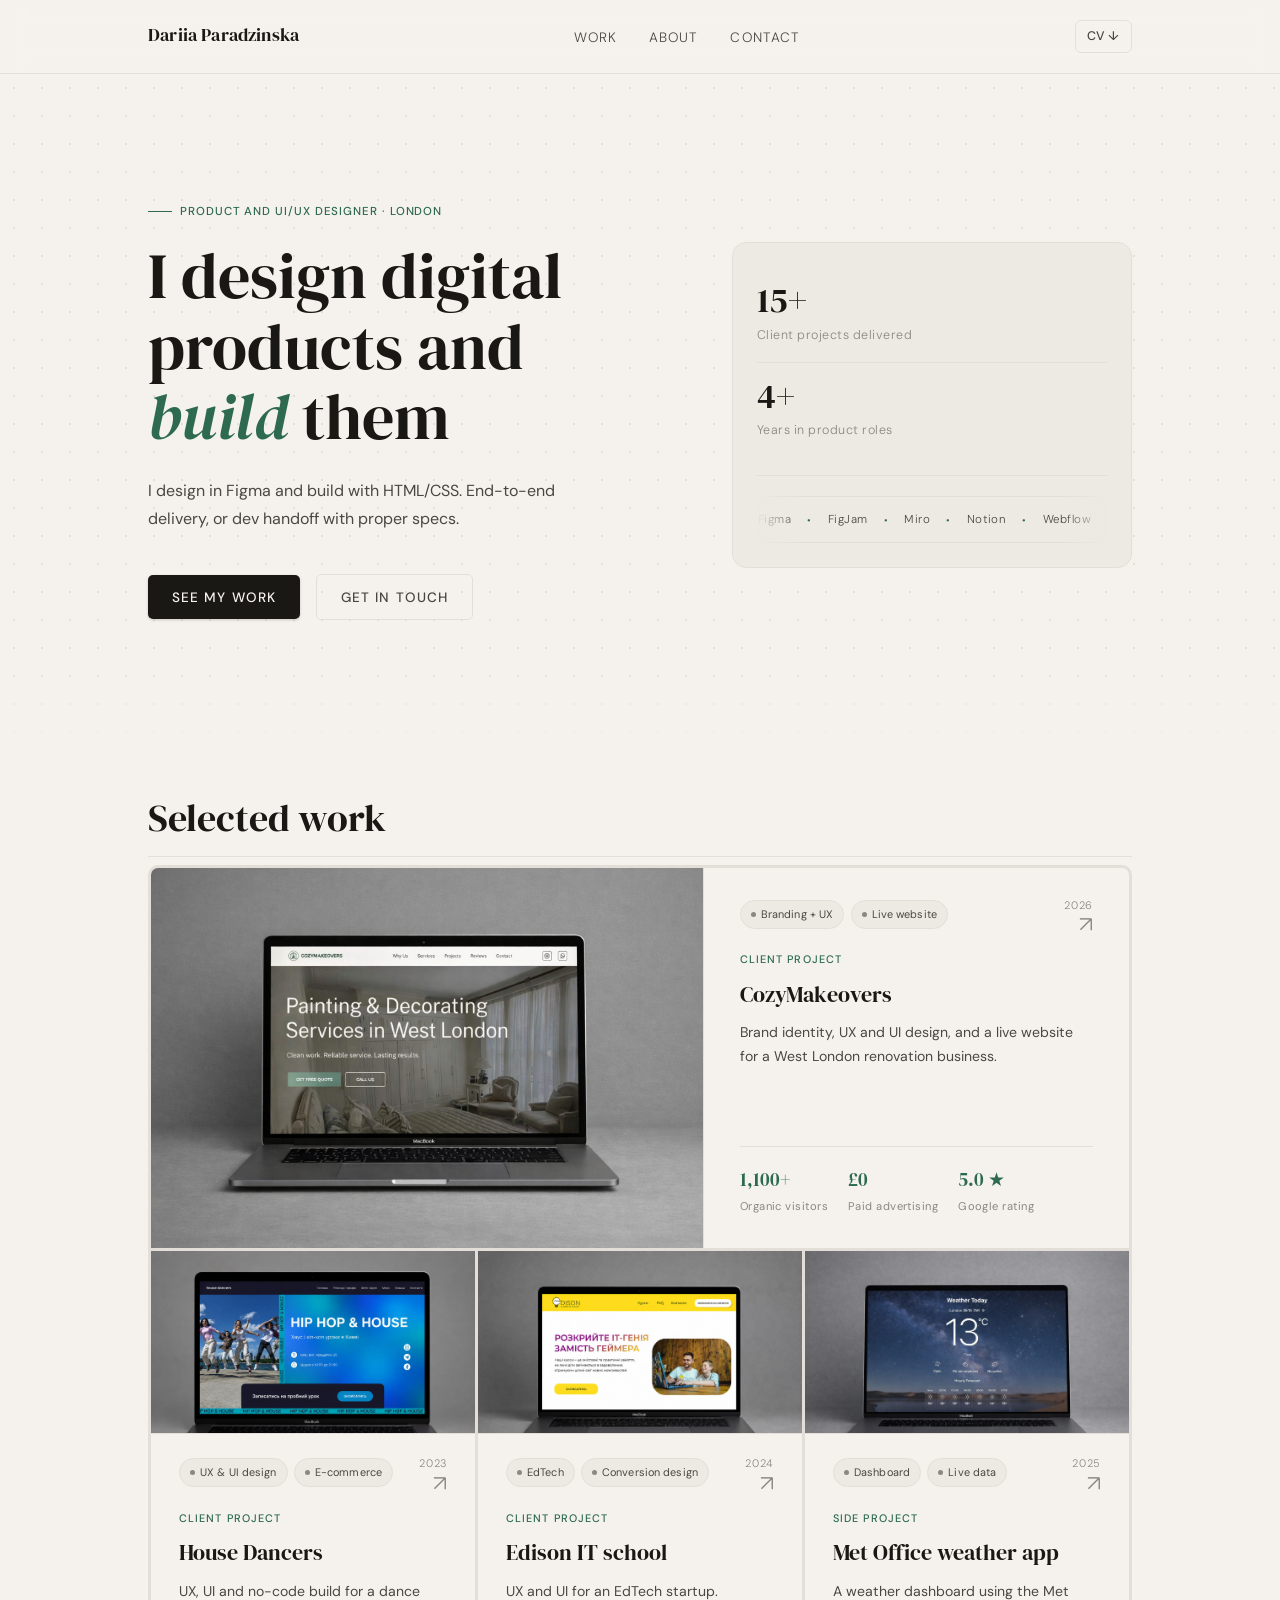
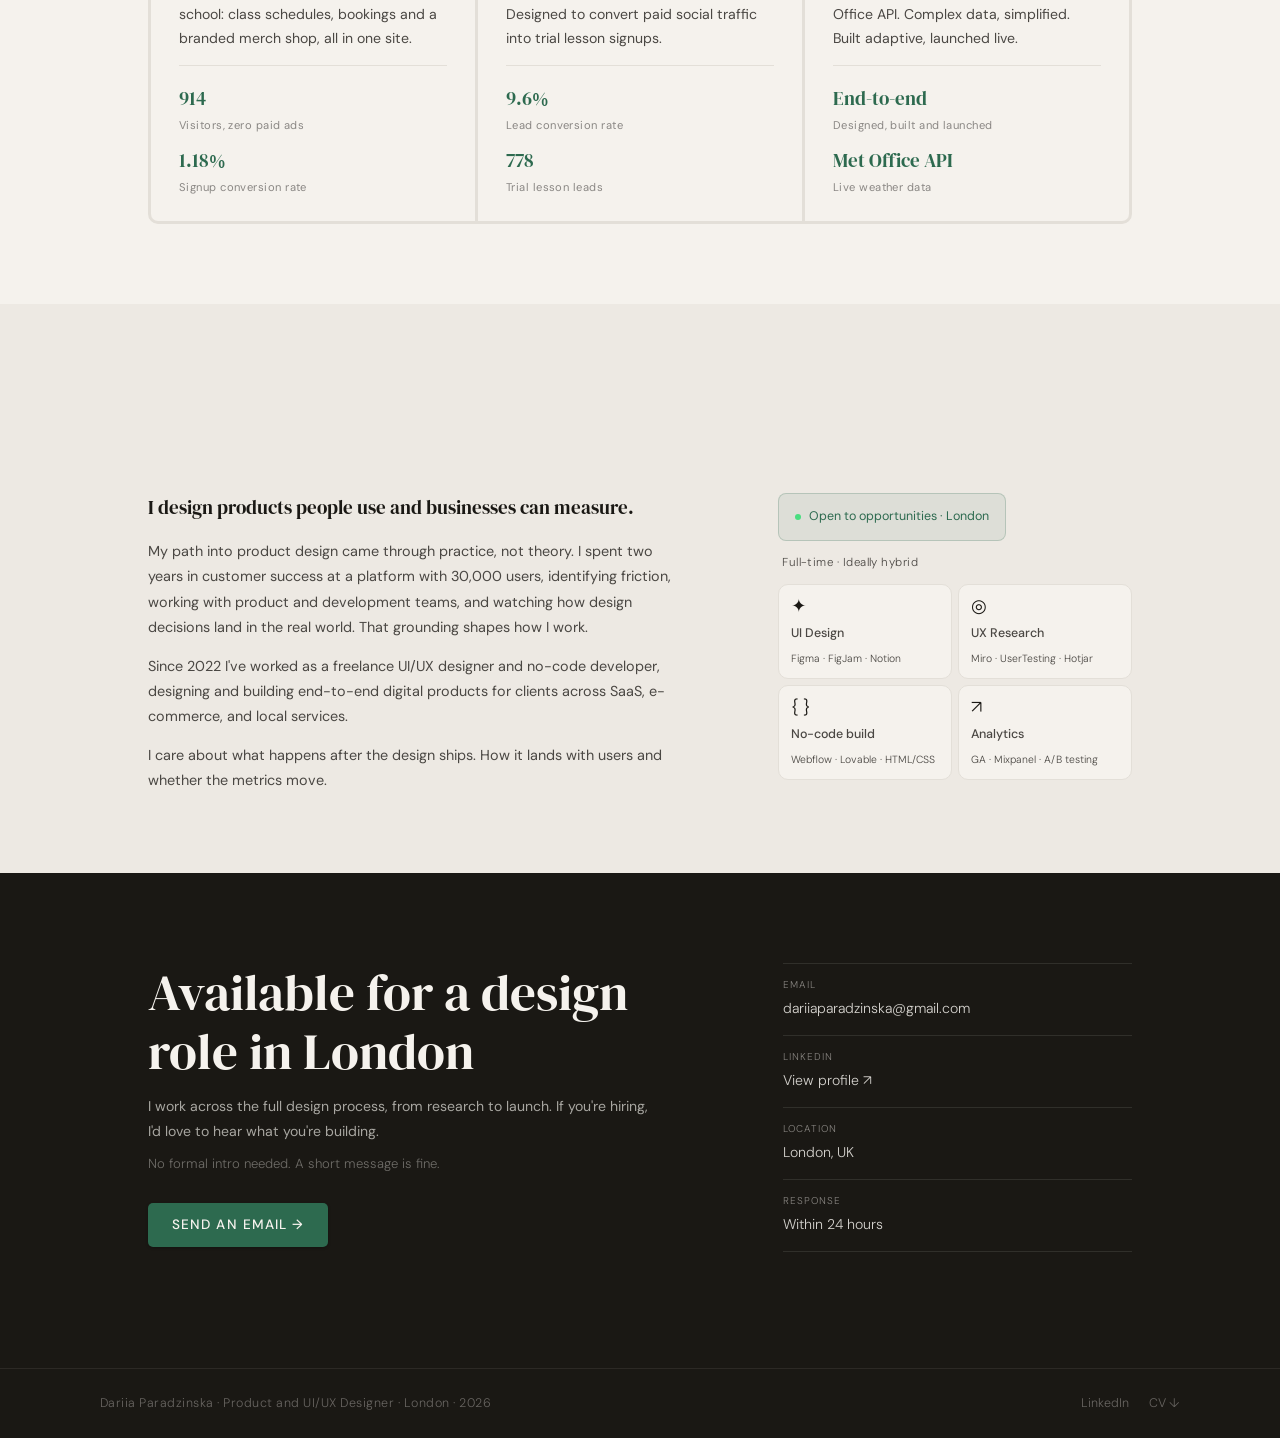
<file: index.html>
<!doctype html>
<html lang="en">
  <head>
    <meta charset="UTF-8" />
    <meta name="viewport" content="width=device-width, initial-scale=1.0" />
    <meta
      name="description"
      content="Dariia Paradzinska, Product and UI/UX Designer based in London. 4+ years designing end-to-end digital products for SaaS, e-commerce, and service businesses."
    />
    <title>Dariia Paradzinska · Product Designer · London</title>
    <link rel="icon" href="./assets/favicon.svg" type="image/svg+xml" />
    <meta property="og:type" content="website">
    <meta property="og:url" content="https://dariiaparadzinska.com/">
    <meta property="og:title" content="Dariia Paradzinska · Product Designer · London">
    <meta property="og:description" content="Product and UI/UX Designer based in London. 4+ years designing end-to-end digital products for SaaS, e-commerce, and service businesses.">
    <meta property="og:image" content="https://dariiaparadzinska.com/assets/images/og-cover.png">
    <meta name="twitter:card" content="summary_large_image">
    <meta name="twitter:title" content="Dariia Paradzinska · Product Designer · London">
    <meta name="twitter:description" content="Product and UI/UX Designer based in London. 4+ years designing end-to-end digital products for SaaS, e-commerce, and service businesses.">
    <meta name="twitter:image" content="https://dariiaparadzinska.com/assets/images/og-cover.png">
    <link rel="preload" href="./assets/fonts/DMSans-Variable.ttf" as="font" type="font/ttf" crossorigin />
    <link rel="preload" href="./assets/fonts/DMSerifDisplay-Regular.ttf" as="font" type="font/ttf" crossorigin />
    <link rel="stylesheet" href="./styles.css" />
  </head>
  <body>
    <a href="#work" class="skip-link">Skip to content</a>
    <div class="nav-shell">
      <nav>
        <a href="./index.html" class="nav-name">Dariia Paradzinska</a>
        <ul class="nav-links">
          <li><a href="./index.html#work">Work</a></li>
          <li><a href="./index.html#about">About</a></li>
          <li><a href="./index.html#contact">Contact</a></li>
        </ul>
        <a href="./assets/Dariia_Paradzinska_CV.pdf" class="nav-cv" download>CV ↓</a>
      <button class="nav-burger" aria-label="Open menu" aria-expanded="false">
          <span></span><span></span><span></span>
        </button>
      </nav>
      <div class="nav-mobile-menu" aria-hidden="true">
        <a href="./index.html#work">Work</a>
        <a href="./index.html#about">About</a>
        <a href="./index.html#contact">Contact</a>
        <a href="./assets/Dariia_Paradzinska_CV.pdf" download>CV ↓</a>
      </div>
    </div>

    <main>
      <!-- HERO -->
      <section class="hero-section">
      <div class="hero">
        <div class="hero-left">
          <p class="hero-label fade-up">Product and UI/UX Designer · London</p>
          <h1 class="fade-up delay-1">
            I design digital products and <em>build</em> them
          </h1>
          <p class="hero-desc fade-up delay-2">
            I design in Figma and build with HTML/CSS. End-to-end delivery, or dev handoff with proper specs.
          </p>
          <div class="hero-actions fade-up delay-3">
            <a href="#work" class="btn btn-primary">See my work</a>
            <a href="#contact" class="btn btn-ghost">Get in touch</a>
          </div>
        </div>
        <div class="hero-right fade-up delay-4">
          <div class="hero-card">
          <div class="hero-stats-block">
            <div class="hero-stat-item">
              <span class="stat-num stat-green">15+</span>
              <span class="stat-label">Client projects delivered</span>
            </div>
            <div class="hero-stat-item">
              <span class="stat-num stat-plum">4+</span>
              <span class="stat-label">Years in product roles</span>
            </div>
          </div>
          <div class="tools-ticker">
            <div class="tools-ticker-track">
              <span>Figma</span><span class="t-dot">·</span>
              <span>FigJam</span><span class="t-dot">·</span>
              <span>Miro</span><span class="t-dot">·</span>
              <span>Notion</span><span class="t-dot">·</span>
              <span>Webflow</span><span class="t-dot">·</span>
              <span>Lovable</span><span class="t-dot">·</span>
              <span>HTML / CSS</span><span class="t-dot">·</span>
              <span>UserTesting</span><span class="t-dot">·</span>
              <span>Hotjar</span><span class="t-dot">·</span>
              <span>Google Analytics</span><span class="t-dot">·</span>
              <span>Figma</span><span class="t-dot">·</span>
              <span>FigJam</span><span class="t-dot">·</span>
              <span>Miro</span><span class="t-dot">·</span>
              <span>Notion</span><span class="t-dot">·</span>
              <span>Webflow</span><span class="t-dot">·</span>
              <span>Lovable</span><span class="t-dot">·</span>
              <span>HTML / CSS</span><span class="t-dot">·</span>
              <span>UserTesting</span><span class="t-dot">·</span>
              <span>Hotjar</span><span class="t-dot">·</span>
              <span>Google Analytics</span><span class="t-dot">·</span>
            </div>
          </div>
          </div><!-- /hero-card -->
        </div>
      </div>
      </section><!-- /hero-section -->

      <!-- 01 WORK -->
      <section id="work">
        <div class="section-header reveal">
          <h2>Selected work</h2>
        </div>
        <div class="work-grid">

          <!-- Featured card -->
          <a class="work-card work-card-featured reveal" href="./projects/cozymakeovers.html">
            <div class="card-img-wrap">
              <img
                src="./assets/images/cozymakeovers-cover.jpg"
                alt="CozyMakeovers homepage preview on laptop mockup"
                class="card-img"
                loading="eager"
              />
              <div class="card-overlay"><span>View case study →</span></div>
            </div>
            <div class="work-card-body">
              <div class="work-card-top">
                <div class="work-tags">
                  <span class="work-tag"><span class="work-tag-dot"></span>Branding + UX</span>
                  <span class="work-tag"><span class="work-tag-dot"></span>Live website</span>
                </div>
                <div class="work-card-aside">
                  <span class="work-year">2026</span>
                  <span class="work-arrow">↗</span>
                </div>
              </div>
              <span class="work-kicker">Client project</span>
              <h3>CozyMakeovers</h3>
              <p>
                Brand identity, UX and UI design, and a live website for a West
                London renovation business.
              </p>
              <div class="work-metric">
                <div>
                  <span class="wm-val">1,100+</span>
                  <span class="wm-lab">Organic visitors</span>
                </div>
                <div>
                  <span class="wm-val">£0</span>
                  <span class="wm-lab">Paid advertising</span>
                </div>
                <div>
                  <span class="wm-val">5.0 ★</span>
                  <span class="wm-lab">Google rating</span>
                </div>
              </div>
            </div>
          </a>

          <!-- 3-card sub-grid -->
          <div class="work-grid-small">

            <a class="work-card reveal" href="./projects/housedance.html">
              <div class="card-img-wrap">
                <img
                  src="./assets/images/housedance-cover.jpg"
                  alt="House Dancers website homepage preview"
                  class="card-img"
                  loading="lazy"
                />
                <div class="card-overlay"><span>View case study →</span></div>
              </div>
              <div class="work-card-body">
                <div class="work-card-top">
                  <div class="work-tags">
                    <span class="work-tag"><span class="work-tag-dot"></span>UX &amp; UI design</span>
                    <span class="work-tag"><span class="work-tag-dot"></span>E-commerce</span>
                  </div>
                  <div class="work-card-aside">
                    <span class="work-year">2023</span>
                    <span class="work-arrow">↗</span>
                  </div>
                </div>
                <span class="work-kicker">Client project</span>
                <h3>House Dancers</h3>
                <p>UX, UI and no-code build for a dance school: class schedules, bookings and a branded merch shop, all in one site.</p>
                <div class="work-metric">
                  <div>
                    <span class="wm-val">914</span>
                    <span class="wm-lab">Visitors, zero paid ads</span>
                  </div>
                  <div>
                    <span class="wm-val">1.18%</span>
                    <span class="wm-lab">Signup conversion rate</span>
                  </div>
                </div>
              </div>
            </a>

            <a class="work-card reveal reveal-d1" href="./projects/edison.html">
              <div class="card-img-wrap">
                <img
                  src="./assets/images/edison-cover.jpg"
                  alt="Edison homepage preview on laptop mockup"
                  class="card-img"
                  loading="lazy"
                />
                <div class="card-overlay"><span>View case study →</span></div>
              </div>
              <div class="work-card-body">
                <div class="work-card-top">
                  <div class="work-tags">
                    <span class="work-tag"><span class="work-tag-dot"></span>EdTech</span>
                    <span class="work-tag"><span class="work-tag-dot"></span>Conversion design</span>
                  </div>
                  <div class="work-card-aside">
                    <span class="work-year">2024</span>
                    <span class="work-arrow">↗</span>
                  </div>
                </div>
                <span class="work-kicker">Client project</span>
                <h3>Edison IT school</h3>
                <p>UX and UI for an EdTech startup. Designed to convert paid social traffic into trial lesson signups.</p>
                <div class="work-metric">
                  <div>
                    <span class="wm-val">9.6%</span>
                    <span class="wm-lab">Lead conversion rate</span>
                  </div>
                  <div>
                    <span class="wm-val">778</span>
                    <span class="wm-lab">Trial lesson leads</span>
                  </div>
                </div>
              </div>
            </a>

            <a class="work-card reveal reveal-d2" href="./projects/weather.html">
              <div class="card-img-wrap">
                <img
                  src="./assets/images/weather-cover.jpg"
                  alt="Weather forecast homepage preview on laptop mockup"
                  class="card-img"
                  loading="lazy"
                />
                <div class="card-overlay"><span>View case study →</span></div>
              </div>
              <div class="work-card-body">
                <div class="work-card-top">
                  <div class="work-tags">
                    <span class="work-tag"><span class="work-tag-dot"></span>Dashboard</span>
                    <span class="work-tag"><span class="work-tag-dot"></span>Live data</span>
                  </div>
                  <div class="work-card-aside">
                    <span class="work-year">2025</span>
                    <span class="work-arrow">↗</span>
                  </div>
                </div>
                <span class="work-kicker">Side project</span>
                <h3>Met Office weather app</h3>
                <p>A weather dashboard using the Met Office API. Complex data, simplified. Built adaptive, launched live.</p>
                <div class="work-metric">
                  <div>
                    <span class="wm-val">End-to-end</span>
                    <span class="wm-lab">Designed, built and launched</span>
                  </div>
                  <div>
                    <span class="wm-val">Met Office API</span>
                    <span class="wm-lab">Live weather data</span>
                  </div>
                </div>
              </div>
            </a>

          </div><!-- /work-grid-small -->
        </div>
      </section>

      <!-- 02 ABOUT -->
      <section class="about-section">
        <div class="about-inner" id="about">
          <div class="section-header reveal">
            <h2>About</h2>
          </div>
          <div class="about-grid">
            <div class="about-left reveal reveal-d1">
              <p class="about-lead">
                I design products people use and businesses can measure.
              </p>
              <p class="about-p">
                My path into product design came through practice, not theory. I
                spent two years in customer success at a platform with 30,000
                users, identifying friction, working with product and
                development teams, and watching how design decisions land in the
                real world. That grounding shapes how I work.
              </p>
              <p class="about-p">
                Since 2022 I've worked as a freelance UI/UX designer and
                no-code developer, designing and building end-to-end digital
                products for clients across SaaS, e-commerce, and local services.
              </p>
              <p class="about-p">
                I care about what happens after the design ships. How it lands with users and whether the metrics move.
              </p>
            </div>

            <div class="about-right reveal reveal-d2">
              <div class="avail-badge">
                <span class="avail-dot"></span>
                <span>Open to opportunities · London</span>
              </div>
              <p class="about-currently">Full-time · Ideally hybrid</p>
              <div class="skill-cards-vertical">
                <div class="skill-card">
                  <span class="skill-icon">✦</span>
                  <div class="skill-card-header">
                    <p class="skill-title">UI Design</p>
                    <p class="skill-desc">Figma · FigJam · Notion</p>
                  </div>
                </div>
                <div class="skill-card">
                  <span class="skill-icon">◎</span>
                  <div class="skill-card-header">
                    <p class="skill-title">UX Research</p>
                    <p class="skill-desc">Miro · UserTesting · Hotjar</p>
                  </div>
                </div>
                <div class="skill-card">
                  <span class="skill-icon">{ }</span>
                  <div class="skill-card-header">
                    <p class="skill-title">No-code build</p>
                    <p class="skill-desc">Webflow · Lovable · HTML/CSS</p>
                  </div>
                </div>
                <div class="skill-card">
                  <span class="skill-icon">↗</span>
                  <div class="skill-card-header">
                    <p class="skill-title">Analytics</p>
                    <p class="skill-desc">GA · Mixpanel · A/B testing</p>
                  </div>
                </div>
              </div>
            </div>
          </div>
        </div>
      </section><!-- /about-section -->

      <!-- 03 CONTACT -->
      <section class="contact-section" id="contact">
        <div class="contact-wrap reveal">
          <div class="contact-main">
            <h2 class="contact-heading">Available for a design role in London</h2>
            <p class="contact-desc">
              I work across the full design process, from research to launch. If you're hiring, I'd love to hear what you're building.
            </p>
            <p class="contact-trust">No formal intro needed. A short message is fine.</p>
            <a href="mailto:dariiaparadzinska@gmail.com" class="btn btn-primary contact-cta">Send an email →</a>
          </div>
          <div class="contact-meta">
            <div class="contact-detail-group">
              <div class="contact-detail-row">
                <span class="contact-detail-label">Email</span>
                <a href="mailto:dariiaparadzinska@gmail.com" class="contact-detail-val contact-meta-link" aria-label="Send email to Dariia Paradzinska">dariiaparadzinska@gmail.com</a>
              </div>
              <div class="contact-detail-row">
                <span class="contact-detail-label">LinkedIn</span>
                <a href="https://www.linkedin.com/in/dariia-paradzinska/" class="contact-detail-val contact-meta-link" target="_blank" rel="noreferrer">View profile ↗</a>
              </div>
              <div class="contact-detail-row">
                <span class="contact-detail-label">Location</span>
                <span class="contact-detail-val">London, UK</span>
              </div>
              <div class="contact-detail-row">
                <span class="contact-detail-label">Response</span>
                <span class="contact-detail-val">Within 24 hours</span>
              </div>
            </div>
          </div>
        </div>
      </section>
    </main>

    <footer>
      <div class="footer-inner">
        <p>Dariia Paradzinska · Product and UI/UX Designer · London · 2026</p>
        <div class="footer-links">
          <a href="https://www.linkedin.com/in/dariia-paradzinska/" target="_blank" rel="noreferrer">LinkedIn</a>
          <a href="./assets/Dariia_Paradzinska_CV.pdf" download>CV ↓</a>
        </div>
      </div>
    </footer>

    <button class="back-to-top" aria-label="Back to top">↑</button>
    <script src="./script.js"></script>
  </body>
</html>
</file>
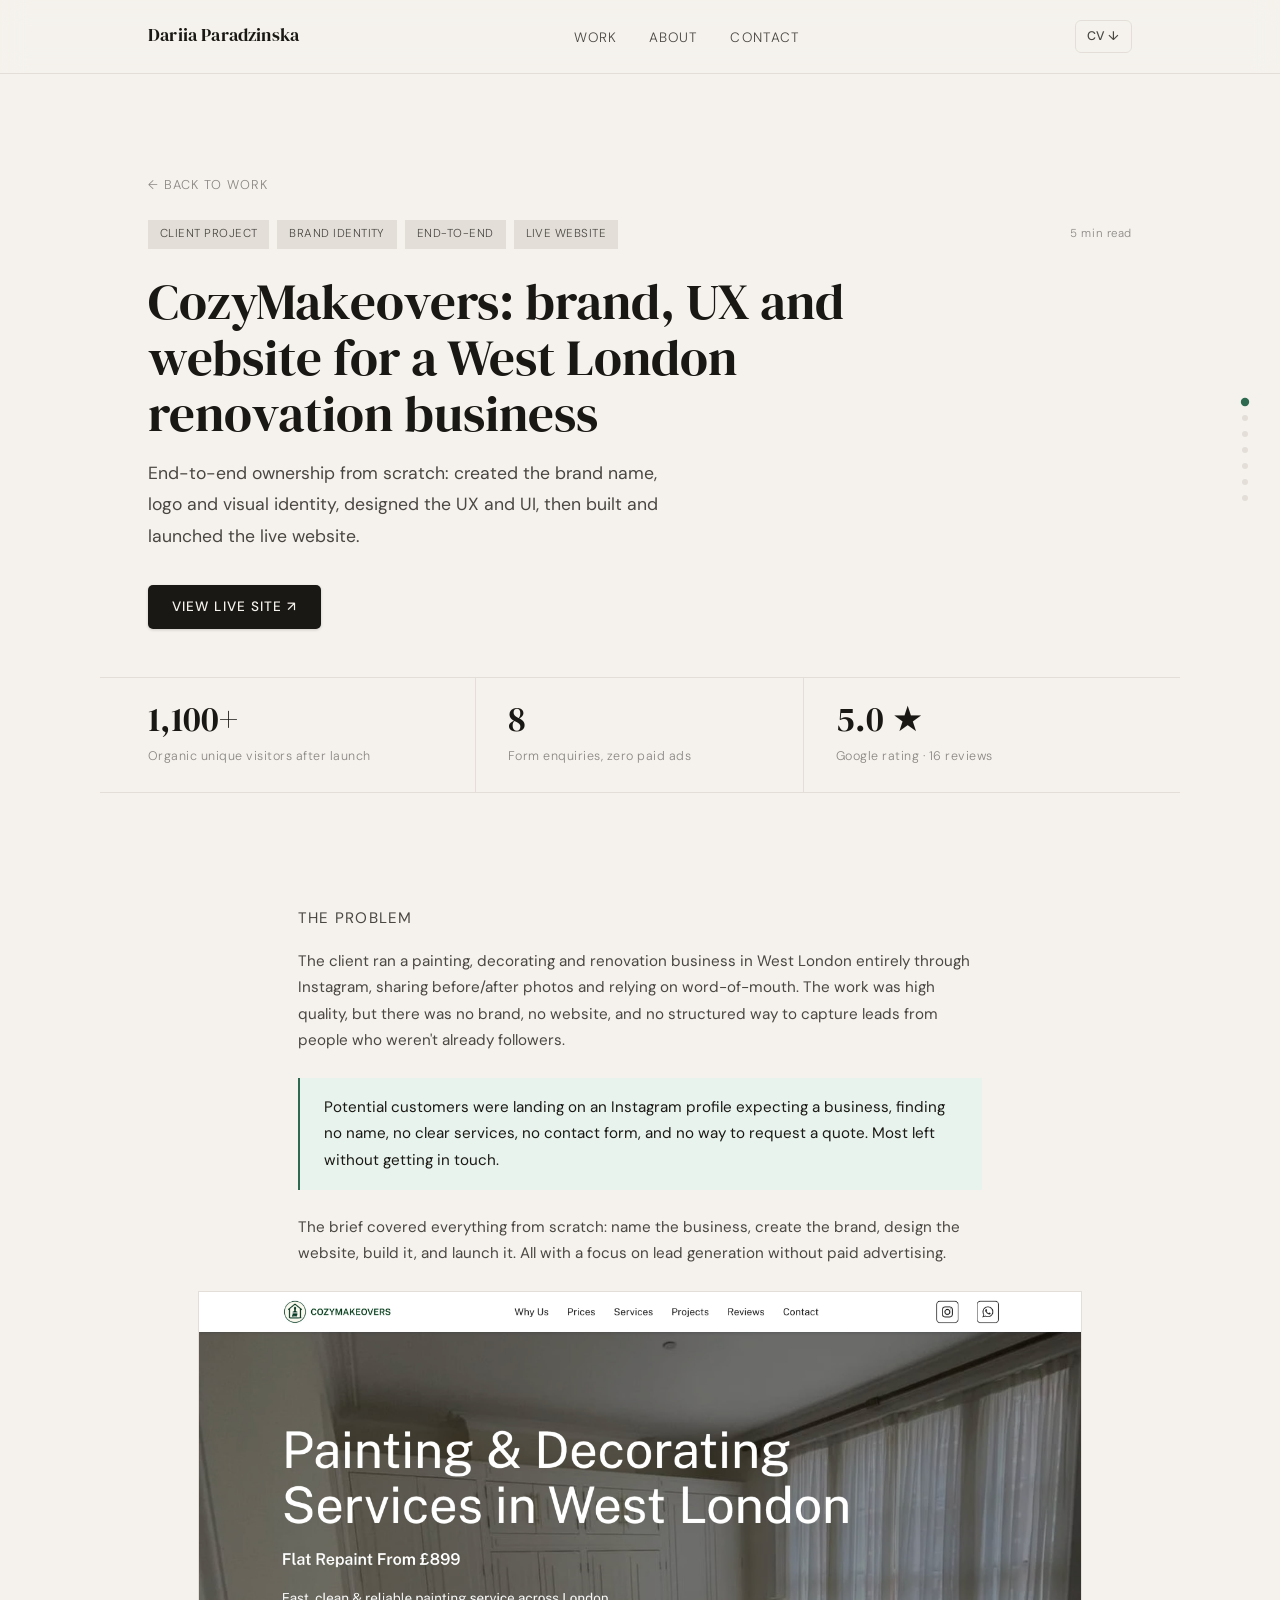
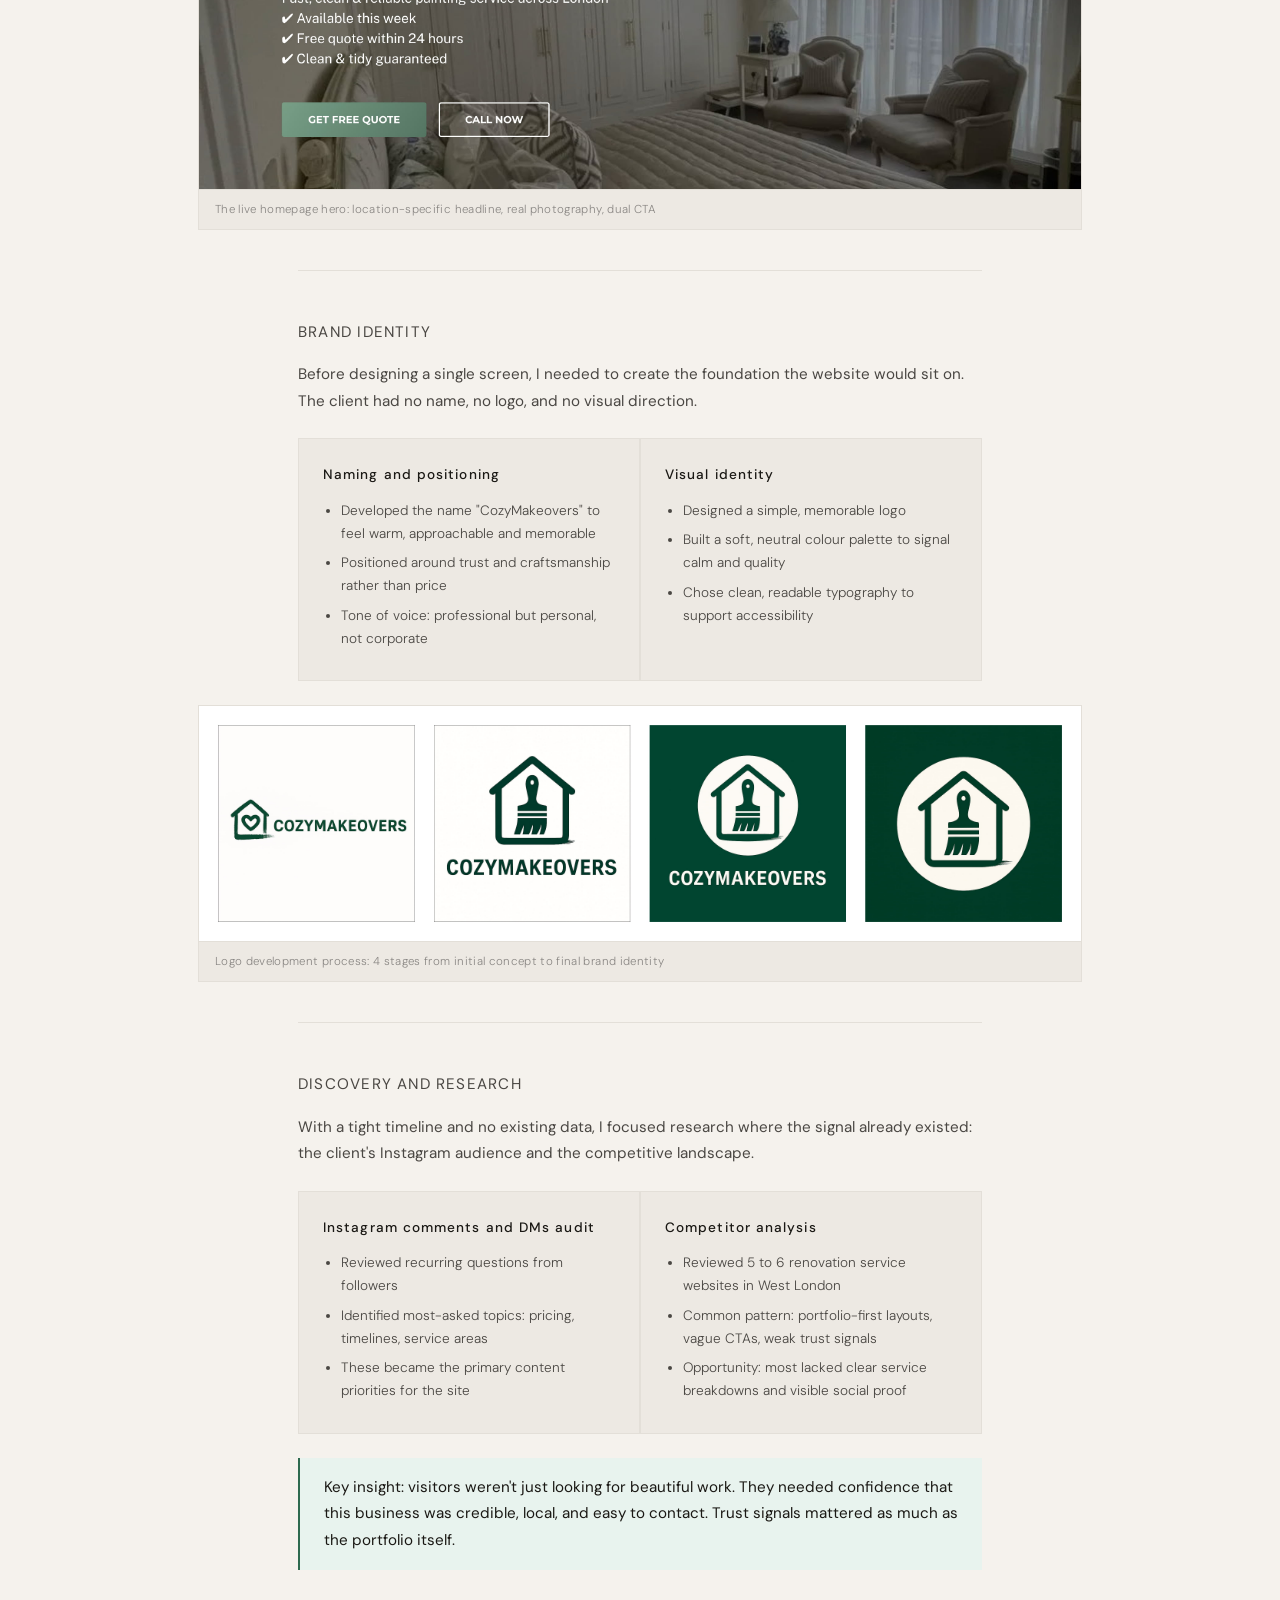
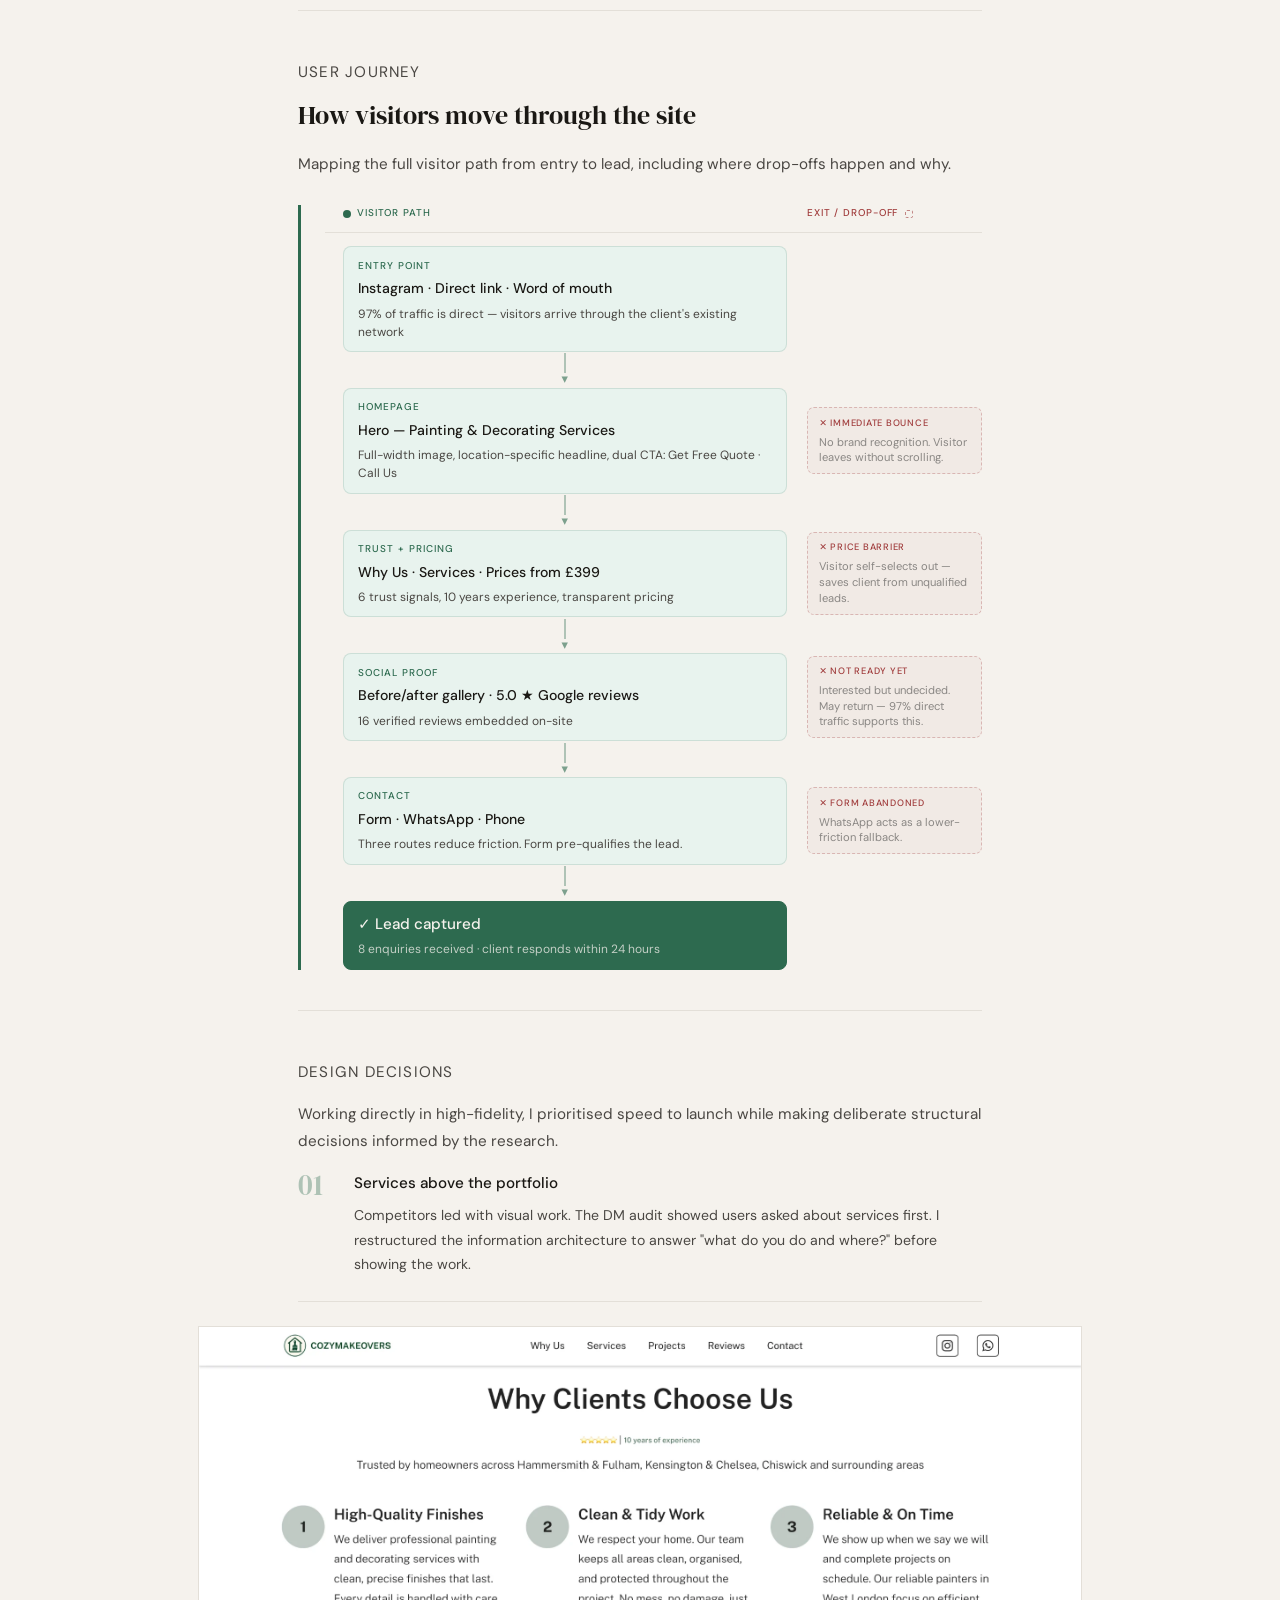
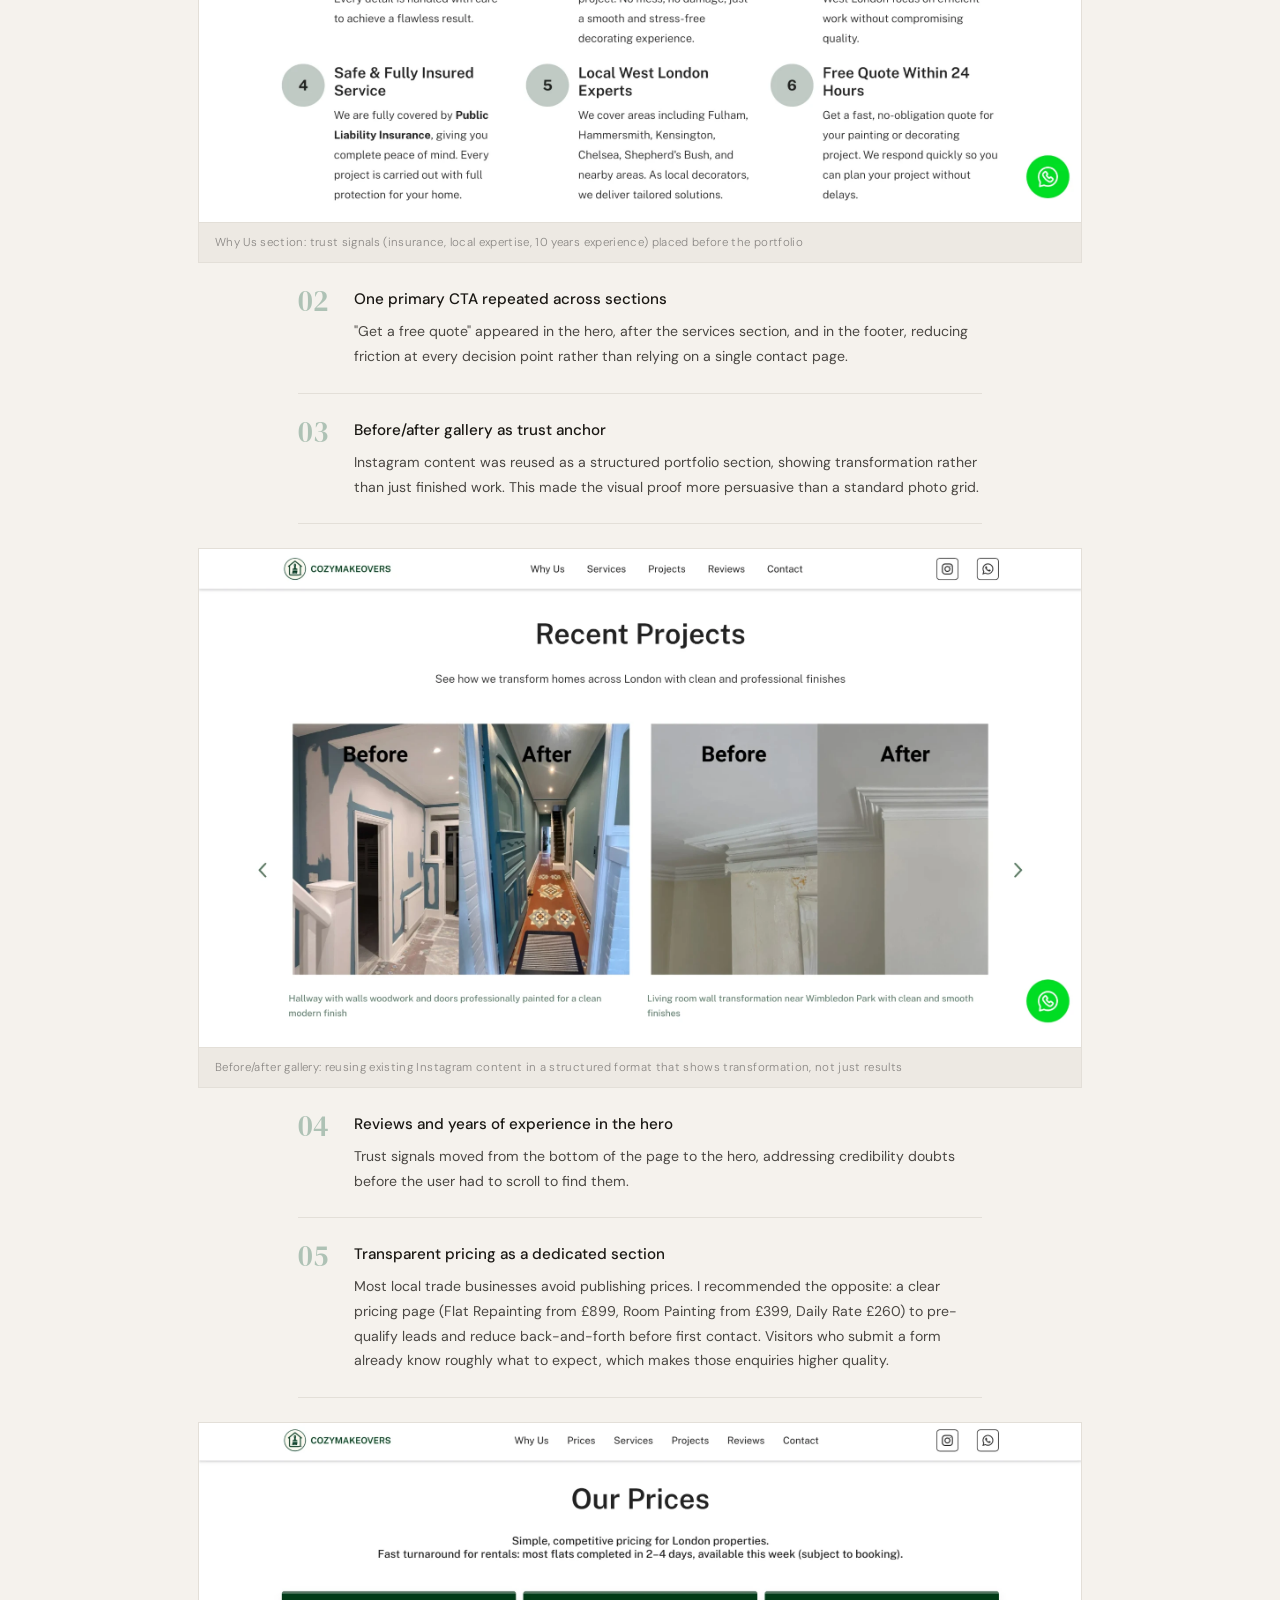
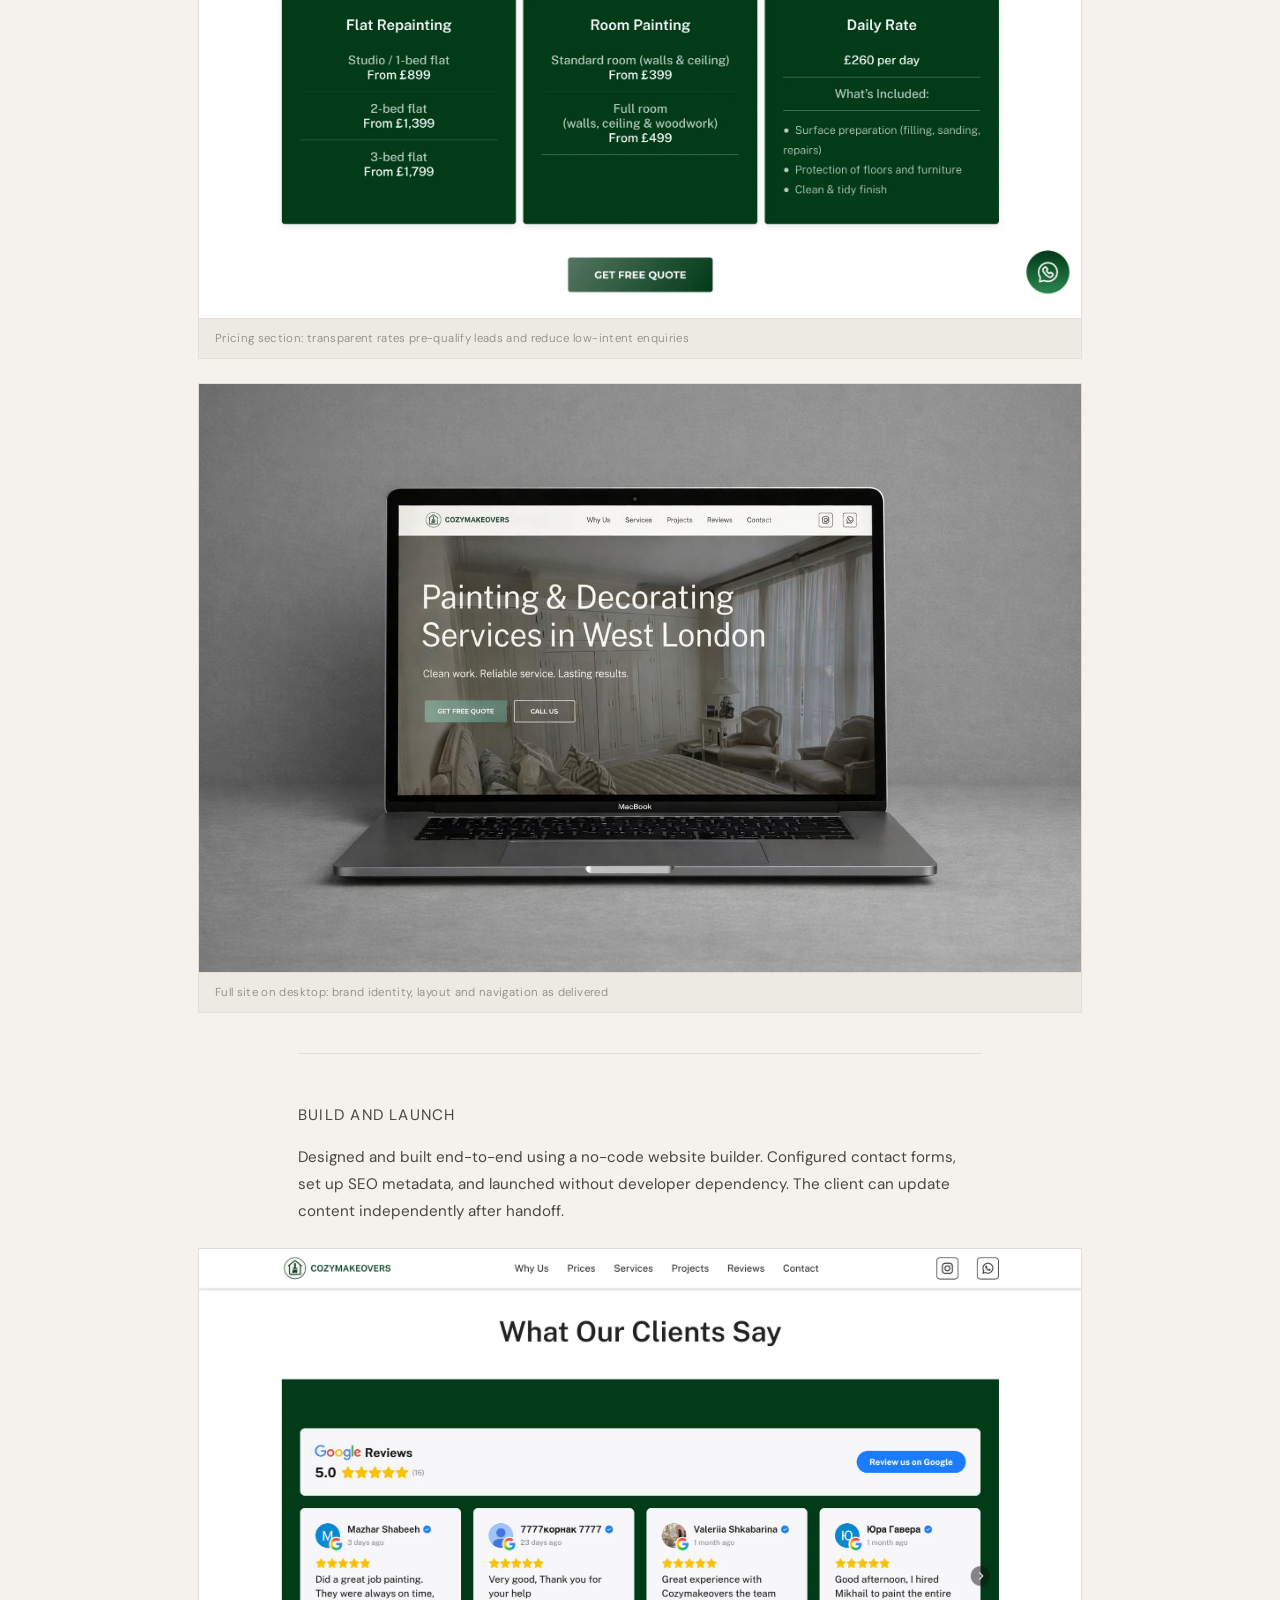
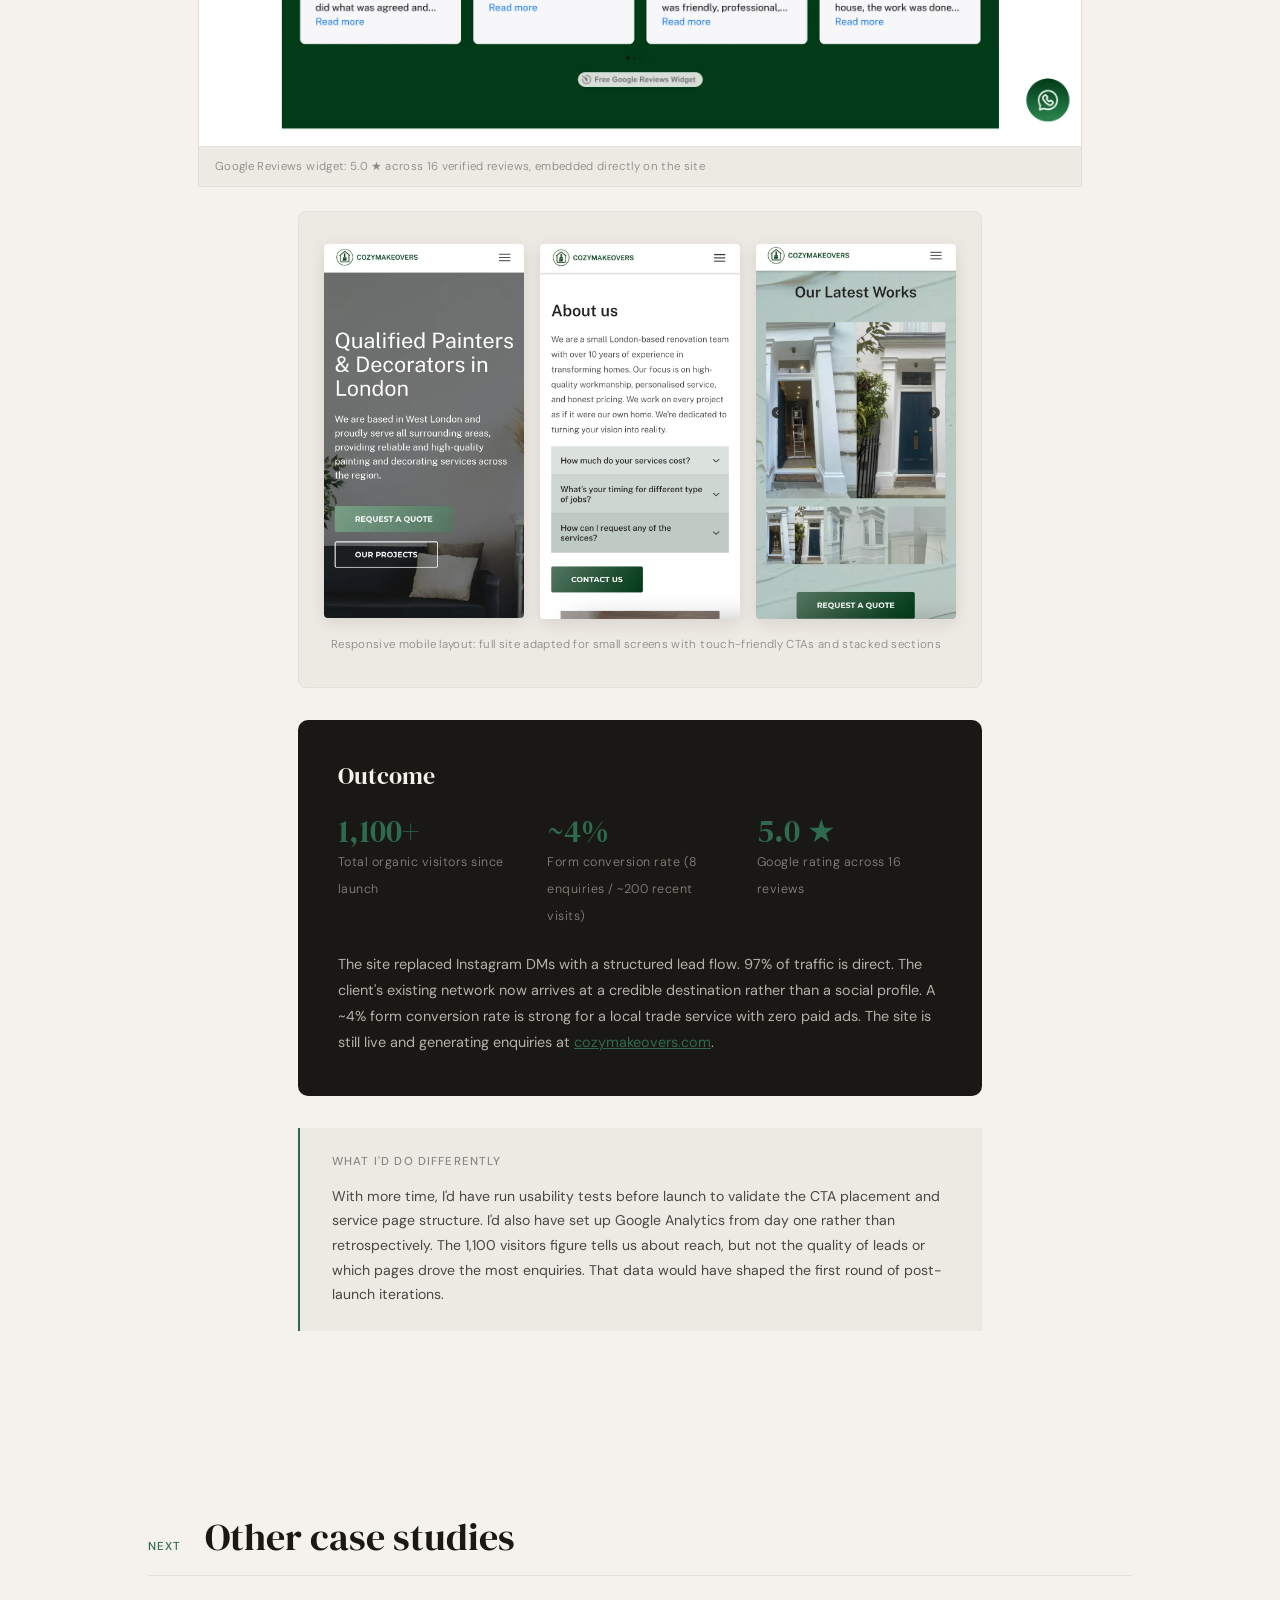
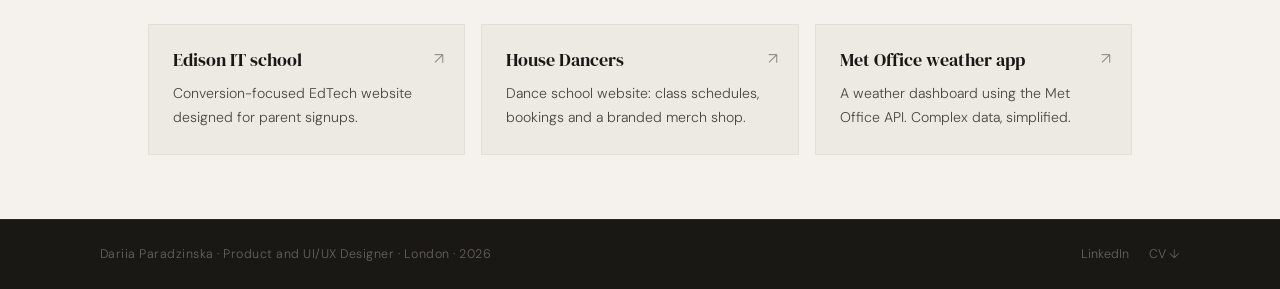
<file: projects/cozymakeovers.html>
<!doctype html>
<html lang="en">
  <head>
    <meta charset="UTF-8" />
    <meta name="viewport" content="width=device-width, initial-scale=1.0" />
    <meta
      name="description"
      content="Case study for CozyMakeovers: brand identity, UX, UI, and live website for a West London renovation business."
    />
    <title>CozyMakeovers · Dariia Paradzinska</title>
    <meta property="og:type" content="article" />
    <meta
      property="og:url"
      content="https://dariiaparadzinska.com/projects/cozymakeovers.html"
    />
    <meta property="og:title" content="CozyMakeovers · Dariia Paradzinska" />
    <meta
      property="og:description"
      content="Brand identity, UX and live website for a West London renovation business. 1,100+ organic visitors, 8 enquiries, zero paid ads."
    />
    <meta
      property="og:image"
      content="https://dariiaparadzinska.com/assets/images/cozymakeovers-cover.jpg"
    />
    <meta name="twitter:card" content="summary_large_image" />
    <meta name="twitter:title" content="CozyMakeovers · Dariia Paradzinska" />
    <meta
      name="twitter:description"
      content="Brand identity, UX and live website for a West London renovation business. 1,100+ organic visitors, 8 enquiries, zero paid ads."
    />
    <meta
      name="twitter:image"
      content="https://dariiaparadzinska.com/assets/images/cozymakeovers-cover.jpg"
    />
    <link
      rel="preload"
      href="../assets/fonts/DMSans-Variable.ttf"
      as="font"
      type="font/ttf"
      crossorigin
    />
    <link
      rel="preload"
      href="../assets/fonts/DMSerifDisplay-Regular.ttf"
      as="font"
      type="font/ttf"
      crossorigin
    />
    <link rel="icon" href="../assets/favicon.svg" type="image/svg+xml" />
    <link rel="stylesheet" href="../styles.css" />
  </head>
  <body>
    <div class="nav-shell">
      <nav>
        <a href="../index.html" class="nav-name">Dariia Paradzinska</a>
        <ul class="nav-links">
          <li><a href="../index.html#work">Work</a></li>
          <li><a href="../index.html#about">About</a></li>
          <li><a href="../index.html#contact">Contact</a></li>
        </ul>
        <a href="../assets/Dariia_Paradzinska_CV.pdf" class="nav-cv" download
          >CV ↓</a
        >
        <button class="nav-burger" aria-label="Open menu" aria-expanded="false">
          <span></span><span></span><span></span>
        </button>
      </nav>
      <div class="nav-mobile-menu" aria-hidden="true">
        <a href="../index.html#work">Work</a>
        <a href="../index.html#about">About</a>
        <a href="../index.html#contact">Contact</a>
        <a href="../assets/Dariia_Paradzinska_CV.pdf" download>CV ↓</a>
      </div>
    </div>
    <main>
      <div class="cs-hero">
        <a class="cs-back" href="../index.html#work">← Back to work</a>
        <div class="cs-tags">
          <span class="cs-tag">Client project</span
          ><span class="cs-tag">Brand identity</span
          ><span class="cs-tag">End-to-end</span
          ><span class="cs-tag">Live website</span
          ><span class="cs-read-time">5 min read</span>
        </div>
        <h1>
          CozyMakeovers: brand, UX and website for a West London renovation
          business
        </h1>
        <p class="cs-subtitle">
          End-to-end ownership from scratch: created the brand name, logo and
          visual identity, designed the UX and UI, then built and launched the
          live website.
        </p>
        <div class="page-actions" style="margin-top: 1.5rem">
          <a
            href="https://cozymakeovers.com"
            class="btn btn-primary"
            target="_blank"
            rel="noreferrer"
            >View live site ↗</a
          >
        </div>
      </div>
      <div class="cs-metrics">
        <div class="cs-metric">
          <span class="cs-metric-val">1,100+</span
          ><span class="cs-metric-lab"
            >Organic unique visitors after launch</span
          >
        </div>
        <div class="cs-metric">
          <span class="cs-metric-val">8</span
          ><span class="cs-metric-lab">Form enquiries, zero paid ads</span>
        </div>
        <div class="cs-metric">
          <span class="cs-metric-val">5.0 ★</span
          ><span class="cs-metric-lab">Google rating · 16 reviews</span>
        </div>
      </div>
      <div class="cs-progress">
        <div
          class="cs-progress-dot active"
          data-target="cs-problem"
          data-label="The problem"
        ></div>
        <div
          class="cs-progress-dot"
          data-target="cs-brand"
          data-label="Brand identity"
        ></div>
        <div
          class="cs-progress-dot"
          data-target="cs-discovery"
          data-label="Discovery"
        ></div>
        <div
          class="cs-progress-dot"
          data-target="cs-journey"
          data-label="User journey"
        ></div>
        <div
          class="cs-progress-dot"
          data-target="cs-decisions"
          data-label="Design decisions"
        ></div>
        <div
          class="cs-progress-dot"
          data-target="cs-build"
          data-label="Build"
        ></div>
        <div
          class="cs-progress-dot"
          data-target="cs-outcome"
          data-label="Outcome"
        ></div>
      </div>

      <div class="cs-body">
        <p id="cs-problem" class="cs-section-label">The problem</p>
        <p>
          The client ran a painting, decorating and renovation business in West
          London entirely through Instagram, sharing before/after photos and
          relying on word-of-mouth. The work was high quality, but there was no
          brand, no website, and no structured way to capture leads from people
          who weren't already followers.
        </p>
        <div class="callout">
          <p>
            Potential customers were landing on an Instagram profile expecting a
            business, finding no name, no clear services, no contact form, and
            no way to request a quote. Most left without getting in touch.
          </p>
        </div>
        <p>
          The brief covered everything from scratch: name the business, create
          the brand, design the website, build it, and launch it. All with a
          focus on lead generation without paid advertising.
        </p>
        <figure class="case-study-image">
          <img
            src="../assets/images/cozymakeovers-hero.jpg"
            loading="lazy"
            alt="CozyMakeovers homepage hero section with full-width background image and dual CTA buttons"
          />
          <figcaption>
            The live homepage hero: location-specific headline, real
            photography, dual CTA
          </figcaption>
        </figure>
        <hr class="cs-divider" />
        <p id="cs-brand" class="cs-section-label">Brand identity</p>
        <p>
          Before designing a single screen, I needed to create the foundation
          the website would sit on. The client had no name, no logo, and no
          visual direction.
        </p>
        <div class="cs-two-col">
          <div class="cs-mini">
            <h4>Naming and positioning</h4>
            <ul>
              <li>
                Developed the name "CozyMakeovers" to feel warm, approachable
                and memorable
              </li>
              <li>
                Positioned around trust and craftsmanship rather than price
              </li>
              <li>Tone of voice: professional but personal, not corporate</li>
            </ul>
          </div>
          <div class="cs-mini">
            <h4>Visual identity</h4>
            <ul>
              <li>Designed a simple, memorable logo</li>
              <li>
                Built a soft, neutral colour palette to signal calm and quality
              </li>
              <li>Chose clean, readable typography to support accessibility</li>
            </ul>
          </div>
        </div>
        <figure class="case-study-image">
          <img
            src="../assets/images/cozymakeovers-brand.jpg"
            loading="lazy"
            alt="CozyMakeovers logo development: 4 stages from initial concept to final brand identity"
          />
          <figcaption>
            Logo development process: 4 stages from initial concept to final
            brand identity
          </figcaption>
        </figure>
        <hr class="cs-divider" />
        <p id="cs-discovery" class="cs-section-label">Discovery and research</p>
        <p>
          With a tight timeline and no existing data, I focused research where
          the signal already existed: the client's Instagram audience and the
          competitive landscape.
        </p>
        <div class="cs-two-col">
          <div class="cs-mini">
            <h4>Instagram comments and DMs audit</h4>
            <ul>
              <li>Reviewed recurring questions from followers</li>
              <li>
                Identified most-asked topics: pricing, timelines, service areas
              </li>
              <li>These became the primary content priorities for the site</li>
            </ul>
          </div>
          <div class="cs-mini">
            <h4>Competitor analysis</h4>
            <ul>
              <li>
                Reviewed 5 to 6 renovation service websites in West London
              </li>
              <li>
                Common pattern: portfolio-first layouts, vague CTAs, weak trust
                signals
              </li>
              <li>
                Opportunity: most lacked clear service breakdowns and visible
                social proof
              </li>
            </ul>
          </div>
        </div>
        <div class="callout">
          <p>
            Key insight: visitors weren't just looking for beautiful work. They
            needed confidence that this business was credible, local, and easy
            to contact. Trust signals mattered as much as the portfolio itself.
          </p>
        </div>
        <hr class="cs-divider" />
        <p id="cs-journey" class="cs-section-label">User journey</p>
        <h2>How visitors move through the site</h2>
        <p>
          Mapping the full visitor path from entry to lead, including where
          drop-offs happen and why.
        </p>

        <div class="flow-compact">
          <div class="flow-legend">
            <span class="flow-legend-pos">Visitor path</span>
            <span class="flow-legend-neg">Exit / drop-off</span>
          </div>

          <!-- 1. Entry -->
          <div class="flow-node">
            <div class="flow-node-main">
              <span class="flow-node-tag">Entry point</span>
              <h4>Instagram · Direct link · Word of mouth</h4>
              <p>
                97% of traffic is direct — visitors arrive through the client's
                existing network
              </p>
            </div>
            <div></div>
          </div>

          <div class="flow-connector">
            <div class="flow-connector-inner">
              <div class="fc-line"></div>
              <span class="fc-chevron">▾</span>
            </div>
            <div></div>
          </div>

          <!-- 2. Homepage -->
          <div class="flow-node">
            <div class="flow-node-main">
              <span class="flow-node-tag">Homepage</span>
              <h4>Hero — Painting &amp; Decorating Services</h4>
              <p>
                Full-width image, location-specific headline, dual CTA: Get Free
                Quote · Call Us
              </p>
            </div>
            <div class="flow-node-exit">
              <span class="flow-exit-tag">✕ Immediate bounce</span>
              <p>No brand recognition. Visitor leaves without scrolling.</p>
            </div>
          </div>

          <div class="flow-connector">
            <div class="flow-connector-inner">
              <div class="fc-line"></div>
              <span class="fc-chevron">▾</span>
            </div>
            <div></div>
          </div>

          <!-- 3. Trust + Pricing -->
          <div class="flow-node">
            <div class="flow-node-main">
              <span class="flow-node-tag">Trust + Pricing</span>
              <h4>Why Us · Services · Prices from £399</h4>
              <p>6 trust signals, 10 years experience, transparent pricing</p>
            </div>
            <div class="flow-node-exit">
              <span class="flow-exit-tag">✕ Price barrier</span>
              <p>
                Visitor self-selects out — saves client from unqualified leads.
              </p>
            </div>
          </div>

          <div class="flow-connector">
            <div class="flow-connector-inner">
              <div class="fc-line"></div>
              <span class="fc-chevron">▾</span>
            </div>
            <div></div>
          </div>

          <!-- 4. Social proof -->
          <div class="flow-node">
            <div class="flow-node-main">
              <span class="flow-node-tag">Social proof</span>
              <h4>Before/after gallery · 5.0 ★ Google reviews</h4>
              <p>16 verified reviews embedded on-site</p>
            </div>
            <div class="flow-node-exit">
              <span class="flow-exit-tag">✕ Not ready yet</span>
              <p>
                Interested but undecided. May return — 97% direct traffic
                supports this.
              </p>
            </div>
          </div>

          <div class="flow-connector">
            <div class="flow-connector-inner">
              <div class="fc-line"></div>
              <span class="fc-chevron">▾</span>
            </div>
            <div></div>
          </div>

          <!-- 5. Contact -->
          <div class="flow-node">
            <div class="flow-node-main">
              <span class="flow-node-tag">Contact</span>
              <h4>Form · WhatsApp · Phone</h4>
              <p>Three routes reduce friction. Form pre-qualifies the lead.</p>
            </div>
            <div class="flow-node-exit">
              <span class="flow-exit-tag">✕ Form abandoned</span>
              <p>WhatsApp acts as a lower-friction fallback.</p>
            </div>
          </div>

          <div class="flow-connector">
            <div class="flow-connector-inner">
              <div class="fc-line"></div>
              <span class="fc-chevron">▾</span>
            </div>
            <div></div>
          </div>

          <!-- Success -->
          <div class="flow-node fn-success">
            <div class="flow-node-main">
              <h4>✓ Lead captured</h4>
              <p>8 enquiries received · client responds within 24 hours</p>
            </div>
            <div></div>
          </div>
        </div>
        <hr class="cs-divider" />
        <p id="cs-decisions" class="cs-section-label">Design decisions</p>
        <p>
          Working directly in high-fidelity, I prioritised speed to launch while
          making deliberate structural decisions informed by the research.
        </p>
        <div class="decision-block">
          <span class="dec-num">01</span>
          <div class="dec-content">
            <h4>Services above the portfolio</h4>
            <p>
              Competitors led with visual work. The DM audit showed users asked
              about services first. I restructured the information architecture
              to answer "what do you do and where?" before showing the work.
            </p>
          </div>
        </div>
        <figure class="case-study-image">
          <img
            src="../assets/images/cozymakeovers-whyus.png"
            loading="lazy"
            alt="CozyMakeovers Why Clients Choose Us section showing 6 trust points"
          />
          <figcaption>
            Why Us section: trust signals (insurance, local expertise, 10 years
            experience) placed before the portfolio
          </figcaption>
        </figure>
        <div class="decision-block">
          <span class="dec-num">02</span>
          <div class="dec-content">
            <h4>One primary CTA repeated across sections</h4>
            <p>
              "Get a free quote" appeared in the hero, after the services
              section, and in the footer, reducing friction at every decision
              point rather than relying on a single contact page.
            </p>
          </div>
        </div>
        <div class="decision-block">
          <span class="dec-num">03</span>
          <div class="dec-content">
            <h4>Before/after gallery as trust anchor</h4>
            <p>
              Instagram content was reused as a structured portfolio section,
              showing transformation rather than just finished work. This made
              the visual proof more persuasive than a standard photo grid.
            </p>
          </div>
        </div>
        <figure class="case-study-image">
          <img
            src="../assets/images/cozymakeovers-projects.png"
            loading="lazy"
            alt="CozyMakeovers before and after project gallery showing hallway and living room transformations"
          />
          <figcaption>
            Before/after gallery: reusing existing Instagram content in a
            structured format that shows transformation, not just results
          </figcaption>
        </figure>
        <div class="decision-block">
          <span class="dec-num">04</span>
          <div class="dec-content">
            <h4>Reviews and years of experience in the hero</h4>
            <p>
              Trust signals moved from the bottom of the page to the hero,
              addressing credibility doubts before the user had to scroll to
              find them.
            </p>
          </div>
        </div>
        <div class="decision-block">
          <span class="dec-num">05</span>
          <div class="dec-content">
            <h4>Transparent pricing as a dedicated section</h4>
            <p>
              Most local trade businesses avoid publishing prices. I recommended
              the opposite: a clear pricing page (Flat Repainting from £899,
              Room Painting from £399, Daily Rate £260) to pre-qualify leads and
              reduce back-and-forth before first contact. Visitors who submit a
              form already know roughly what to expect, which makes those
              enquiries higher quality.
            </p>
          </div>
        </div>
        <figure class="case-study-image">
          <img
            src="../assets/images/cozymakeovers-pricing.png"
            loading="lazy"
            alt="CozyMakeovers pricing section showing three tiers: Flat Repainting, Room Painting, and Daily Rate"
          />
          <figcaption>
            Pricing section: transparent rates pre-qualify leads and reduce
            low-intent enquiries
          </figcaption>
        </figure>
        <figure class="case-study-image">
          <img
            src="../assets/images/cozymakeovers-cover.jpg"
            loading="lazy"
            alt="CozyMakeovers homepage shown on a laptop mockup"
          />
          <figcaption>
            Full site on desktop: brand identity, layout and navigation as
            delivered
          </figcaption>
        </figure>
        <hr class="cs-divider" />
        <p id="cs-build" class="cs-section-label">Build and launch</p>
        <p>
          Designed and built end-to-end using a no-code website builder.
          Configured contact forms, set up SEO metadata, and launched without
          developer dependency. The client can update content independently
          after handoff.
        </p>
        <figure class="case-study-image">
          <img
            src="../assets/images/cozymakeovers-reviews.png"
            loading="lazy"
            alt="CozyMakeovers Google Reviews section showing 5.0 stars across 16 reviews"
          />
          <figcaption>
            Google Reviews widget: 5.0 ★ across 16 verified reviews, embedded
            directly on the site
          </figcaption>
        </figure>
        <figure class="mobile-screens">
          <div class="mobile-screens-row">
            <img
              src="../assets/images/cozymakeovers-mobile-1.jpg"
              loading="lazy"
              alt="CozyMakeovers mobile — hero section"
            />
            <img
              src="../assets/images/cozymakeovers-mobile-2.jpg"
              loading="lazy"
              alt="CozyMakeovers mobile — services section"
            />
            <img
              src="../assets/images/cozymakeovers-mobile-3.jpg"
              loading="lazy"
              alt="CozyMakeovers mobile — contact and reviews"
            />
          </div>
          <figcaption>
            Responsive mobile layout: full site adapted for small screens with
            touch-friendly CTAs and stacked sections
          </figcaption>
        </figure>
        <div id="cs-outcome" class="result-block">
          <h3>Outcome</h3>
          <div class="result-grid">
            <div>
              <span class="rg-val">1,100+</span
              ><span class="rg-lab">Total organic visitors since launch</span>
            </div>
            <div>
              <span class="rg-val">~4%</span
              ><span class="rg-lab"
                >Form conversion rate (8 enquiries / ~200 recent visits)</span
              >
            </div>
            <div>
              <span class="rg-val">5.0 ★</span
              ><span class="rg-lab">Google rating across 16 reviews</span>
            </div>
          </div>
          <p>
            The site replaced Instagram DMs with a structured lead flow. 97% of
            traffic is direct. The client's existing network now arrives at a
            credible destination rather than a social profile. A ~4% form
            conversion rate is strong for a local trade service with zero paid
            ads. The site is still live and generating enquiries at
            <a
              href="https://cozymakeovers.com"
              target="_blank"
              rel="noreferrer"
              style="color: var(--accent)"
              >cozymakeovers.com</a
            >.
          </p>
        </div>
        <div class="reflection-block">
          <h4>What I'd do differently</h4>
          <p>
            With more time, I'd have run usability tests before launch to
            validate the CTA placement and service page structure. I'd also have
            set up Google Analytics from day one rather than retrospectively.
            The 1,100 visitors figure tells us about reach, but not the quality
            of leads or which pages drove the most enquiries. That data would
            have shaped the first round of post-launch iterations.
          </p>
        </div>
      </div>

      <div class="page-wrap">
        <div class="section-header">
          <span class="section-num">Next</span>
          <h2>Other case studies</h2>
        </div>
        <div class="project-nav-grid">
          <a class="project-nav-card" href="./edison.html"
            ><h3>Edison IT school</h3>
            <p>
              Conversion-focused EdTech website designed for parent signups.
            </p></a
          >
          <a class="project-nav-card" href="./housedance.html"
            ><h3>House Dancers</h3>
            <p>
              Dance school website: class schedules, bookings and a branded
              merch shop.
            </p></a
          >
          <a class="project-nav-card" href="./weather.html"
            ><h3>Met Office weather app</h3>
            <p>
              A weather dashboard using the Met Office API. Complex data,
              simplified.
            </p></a
          >
        </div>
      </div>
    </main>

    <footer>
      <div class="footer-inner">
        <p>Dariia Paradzinska · Product and UI/UX Designer · London · 2026</p>
        <div class="footer-links">
          <a
            href="https://www.linkedin.com/in/dariia-paradzinska/"
            target="_blank"
            rel="noreferrer"
            >LinkedIn</a
          >
          <a href="../assets/Dariia_Paradzinska_CV.pdf" download>CV ↓</a>
        </div>
      </div>
    </footer>

    <button class="back-to-top" aria-label="Back to top">↑</button>
    <script src="../script.js"></script>
    <script>
      // Case study progress indicator
      const dots = document.querySelectorAll(".cs-progress-dot");

      dots.forEach((dot) => {
        dot.addEventListener("click", () => {
          const target = document.getElementById(dot.dataset.target);
          if (target)
            target.scrollIntoView({ behavior: "smooth", block: "start" });
        });
      });

      const updateProgress = () => {
        const scrollY = window.scrollY + window.innerHeight * 0.35;
        let active = 0;
        dots.forEach((dot, i) => {
          const target = document.getElementById(dot.dataset.target);
          if (
            target &&
            target.getBoundingClientRect().top + window.scrollY <= scrollY
          ) {
            active = i;
          }
        });
        dots.forEach((dot, i) => dot.classList.toggle("active", i === active));
      };

      window.addEventListener("scroll", updateProgress, { passive: true });
      updateProgress();
    </script>
  </body>
</html>
</file>
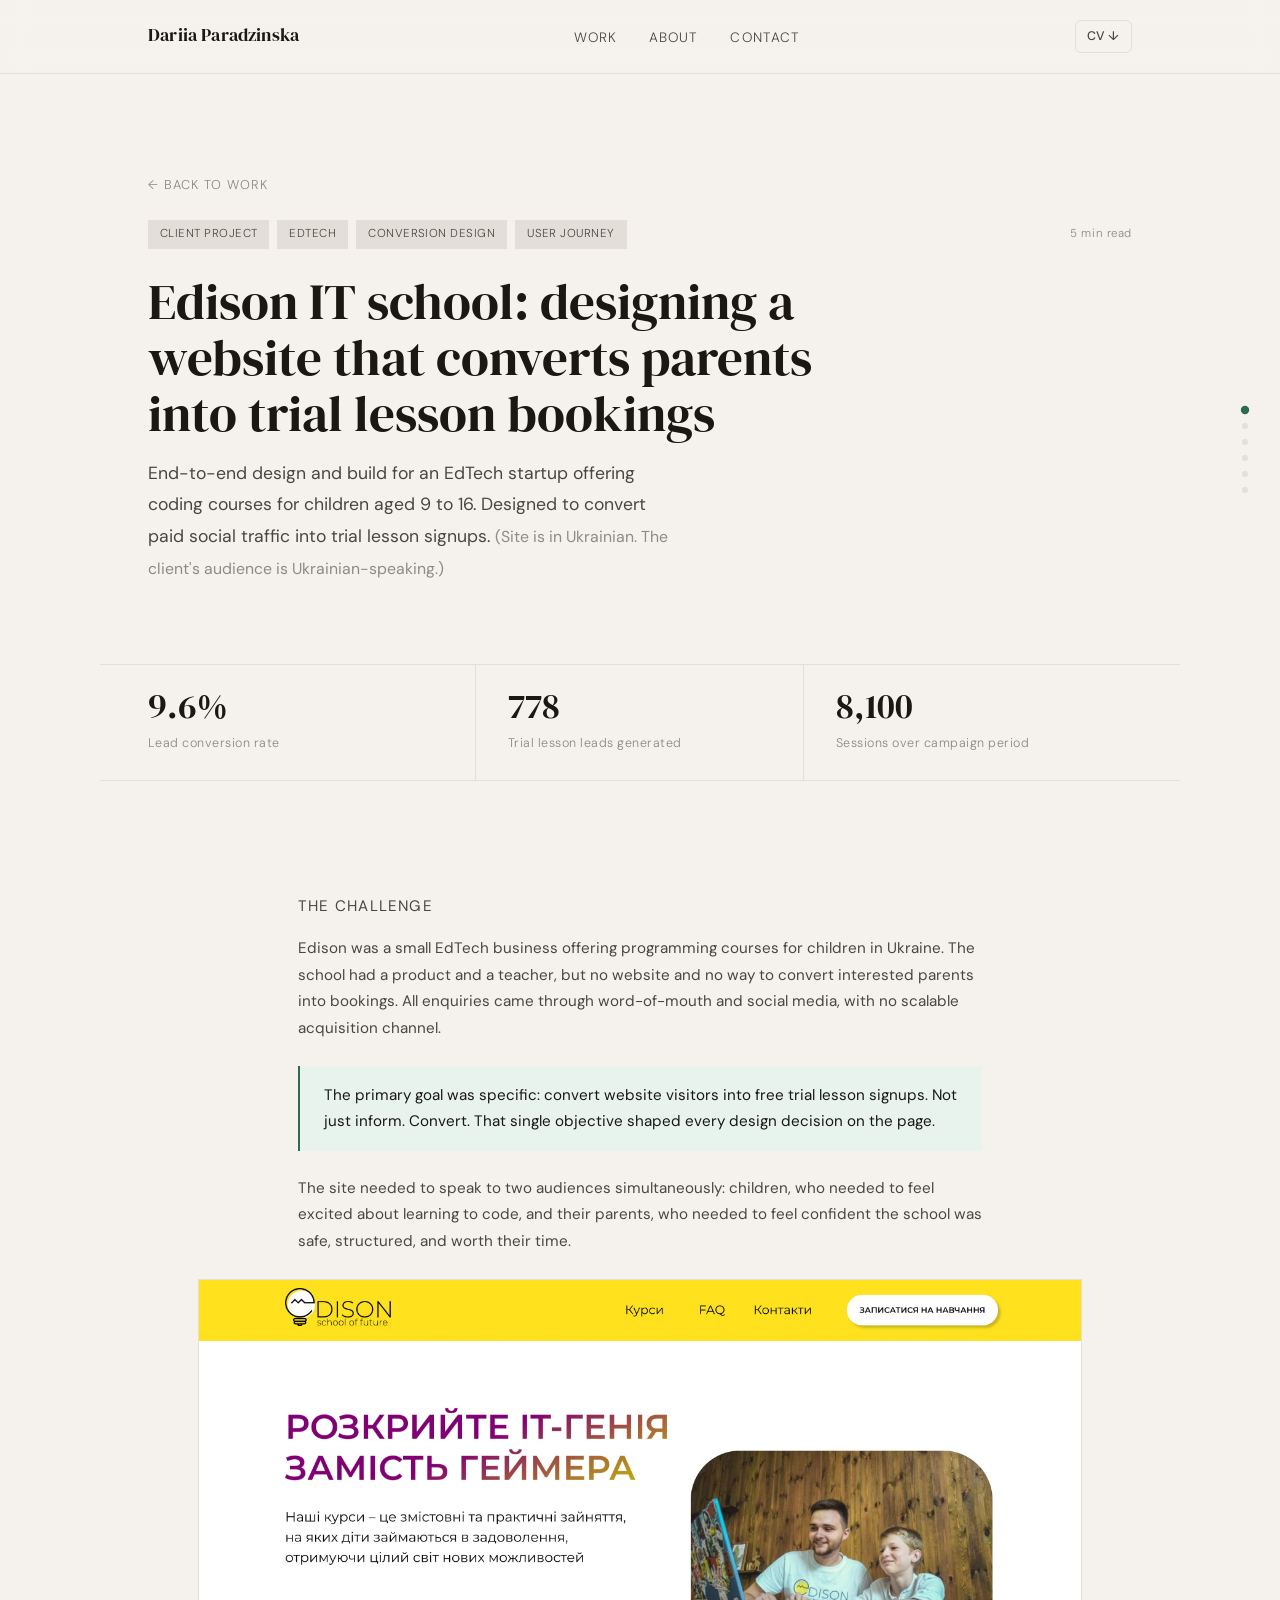
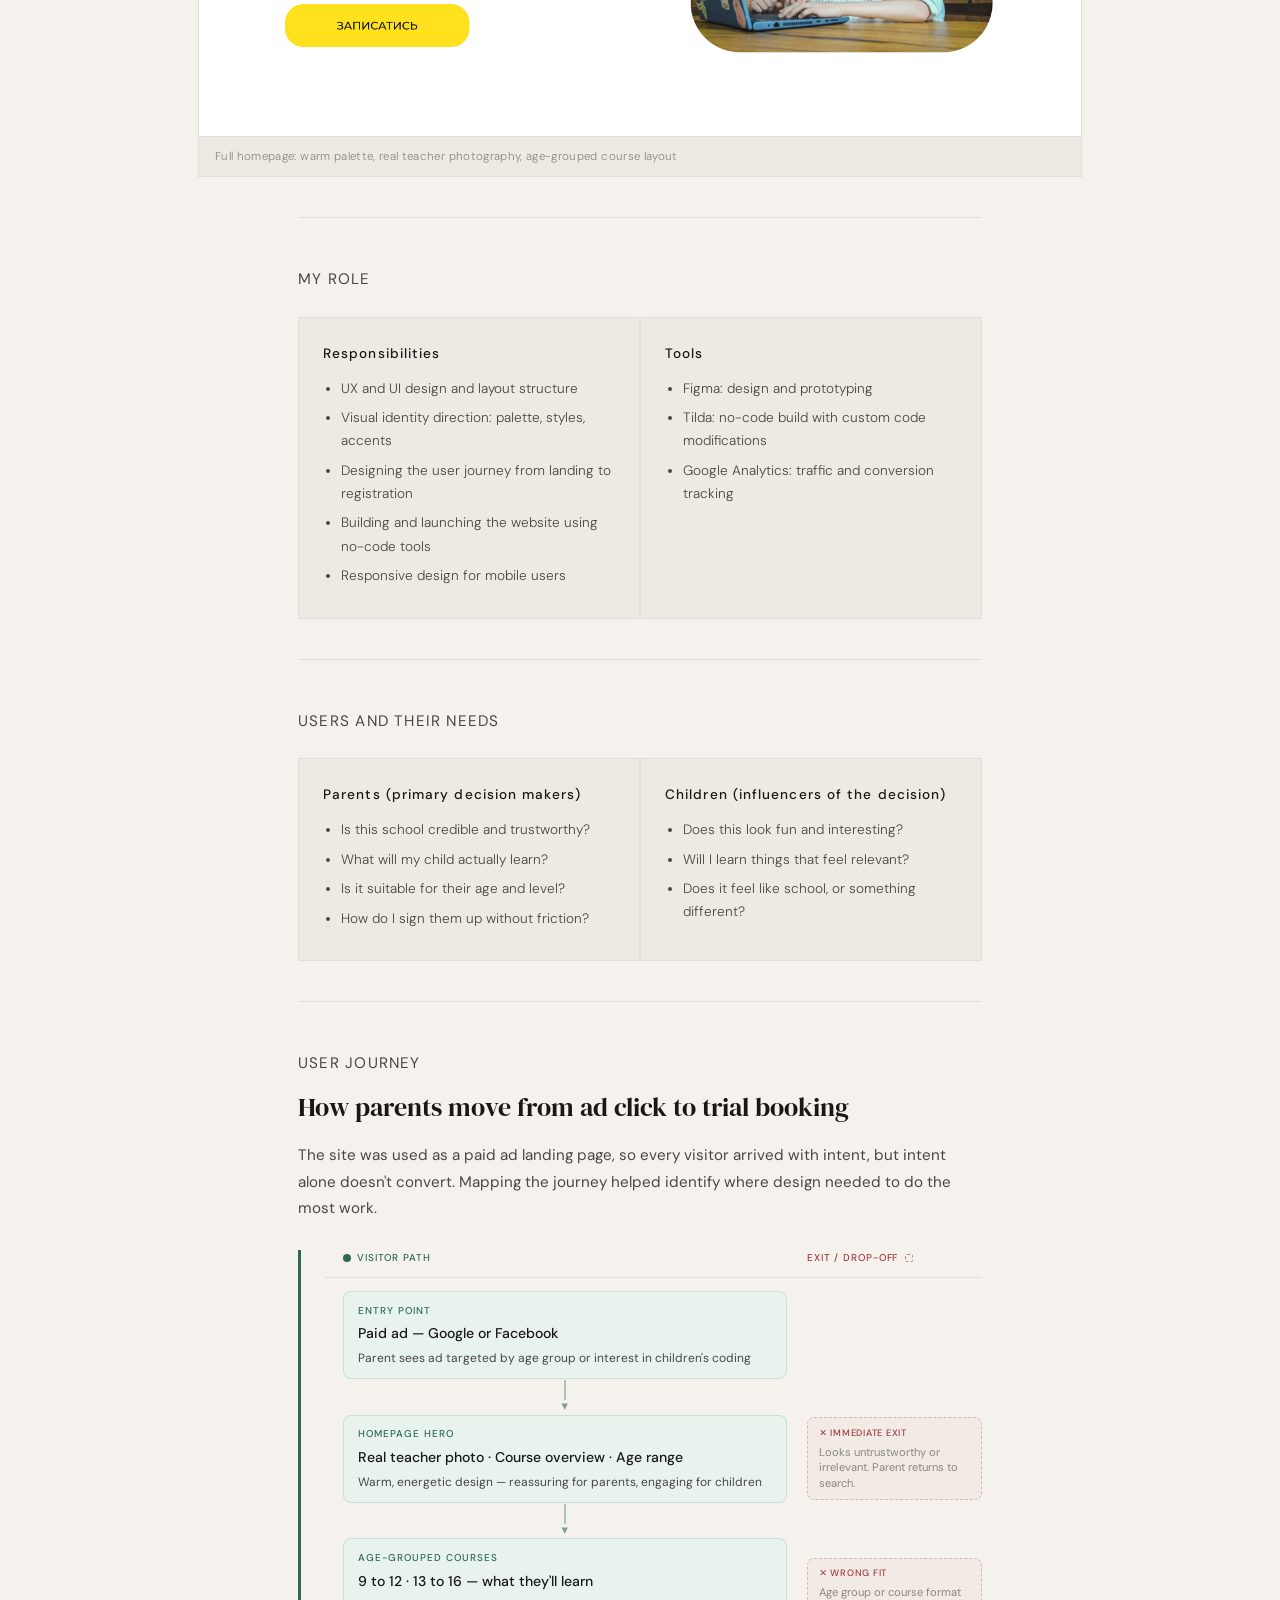
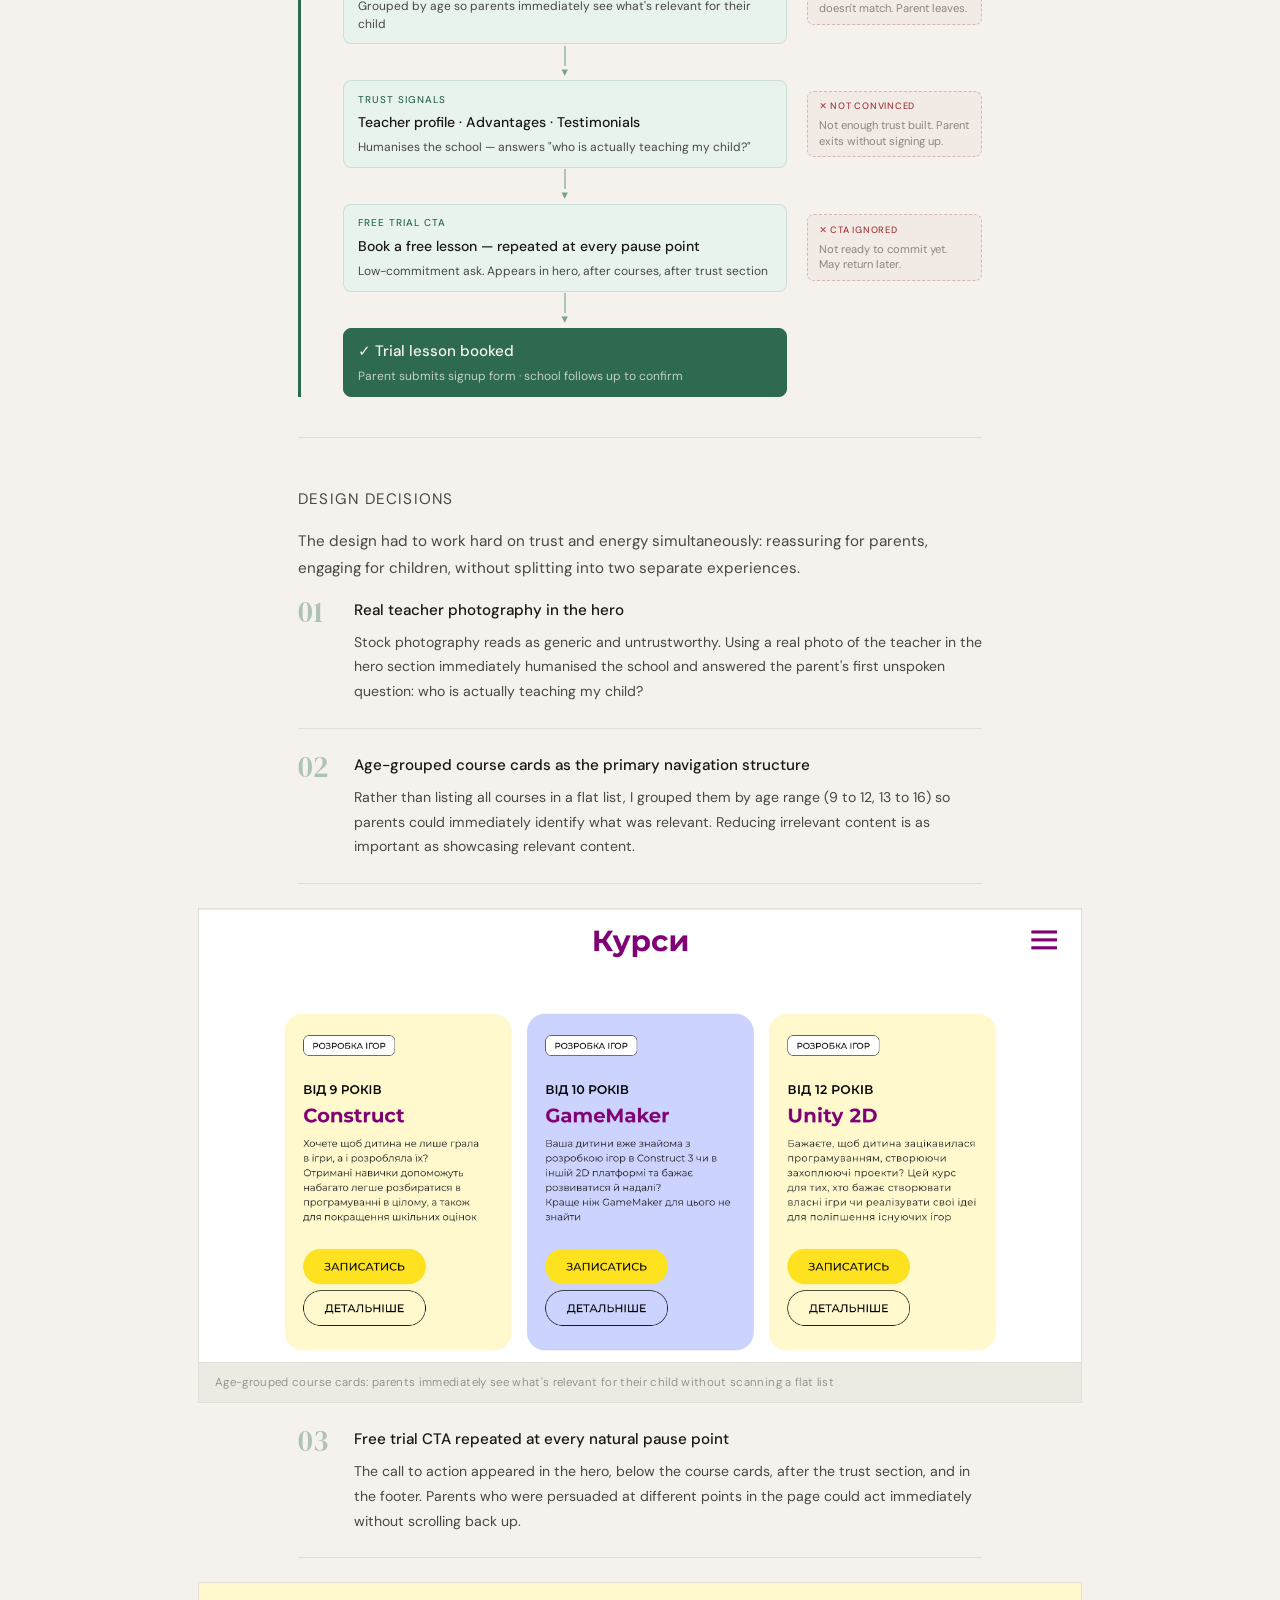
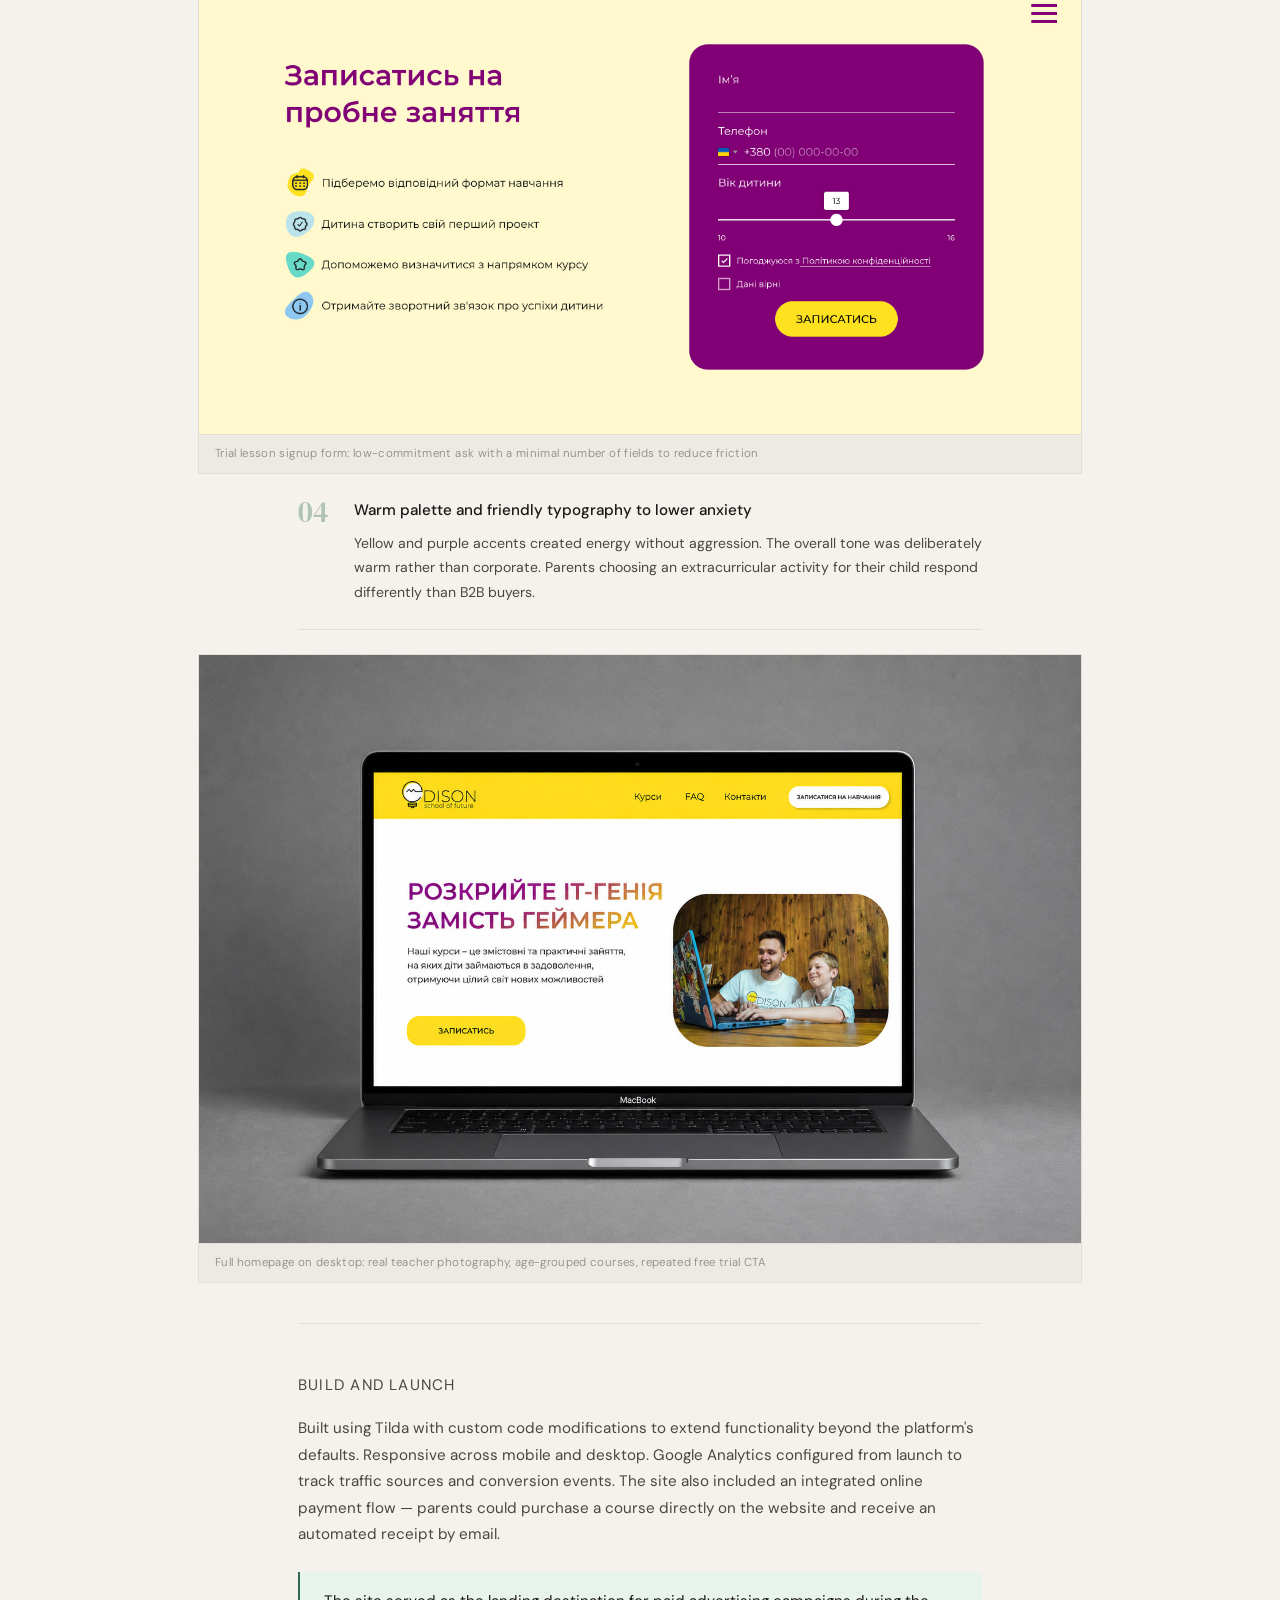
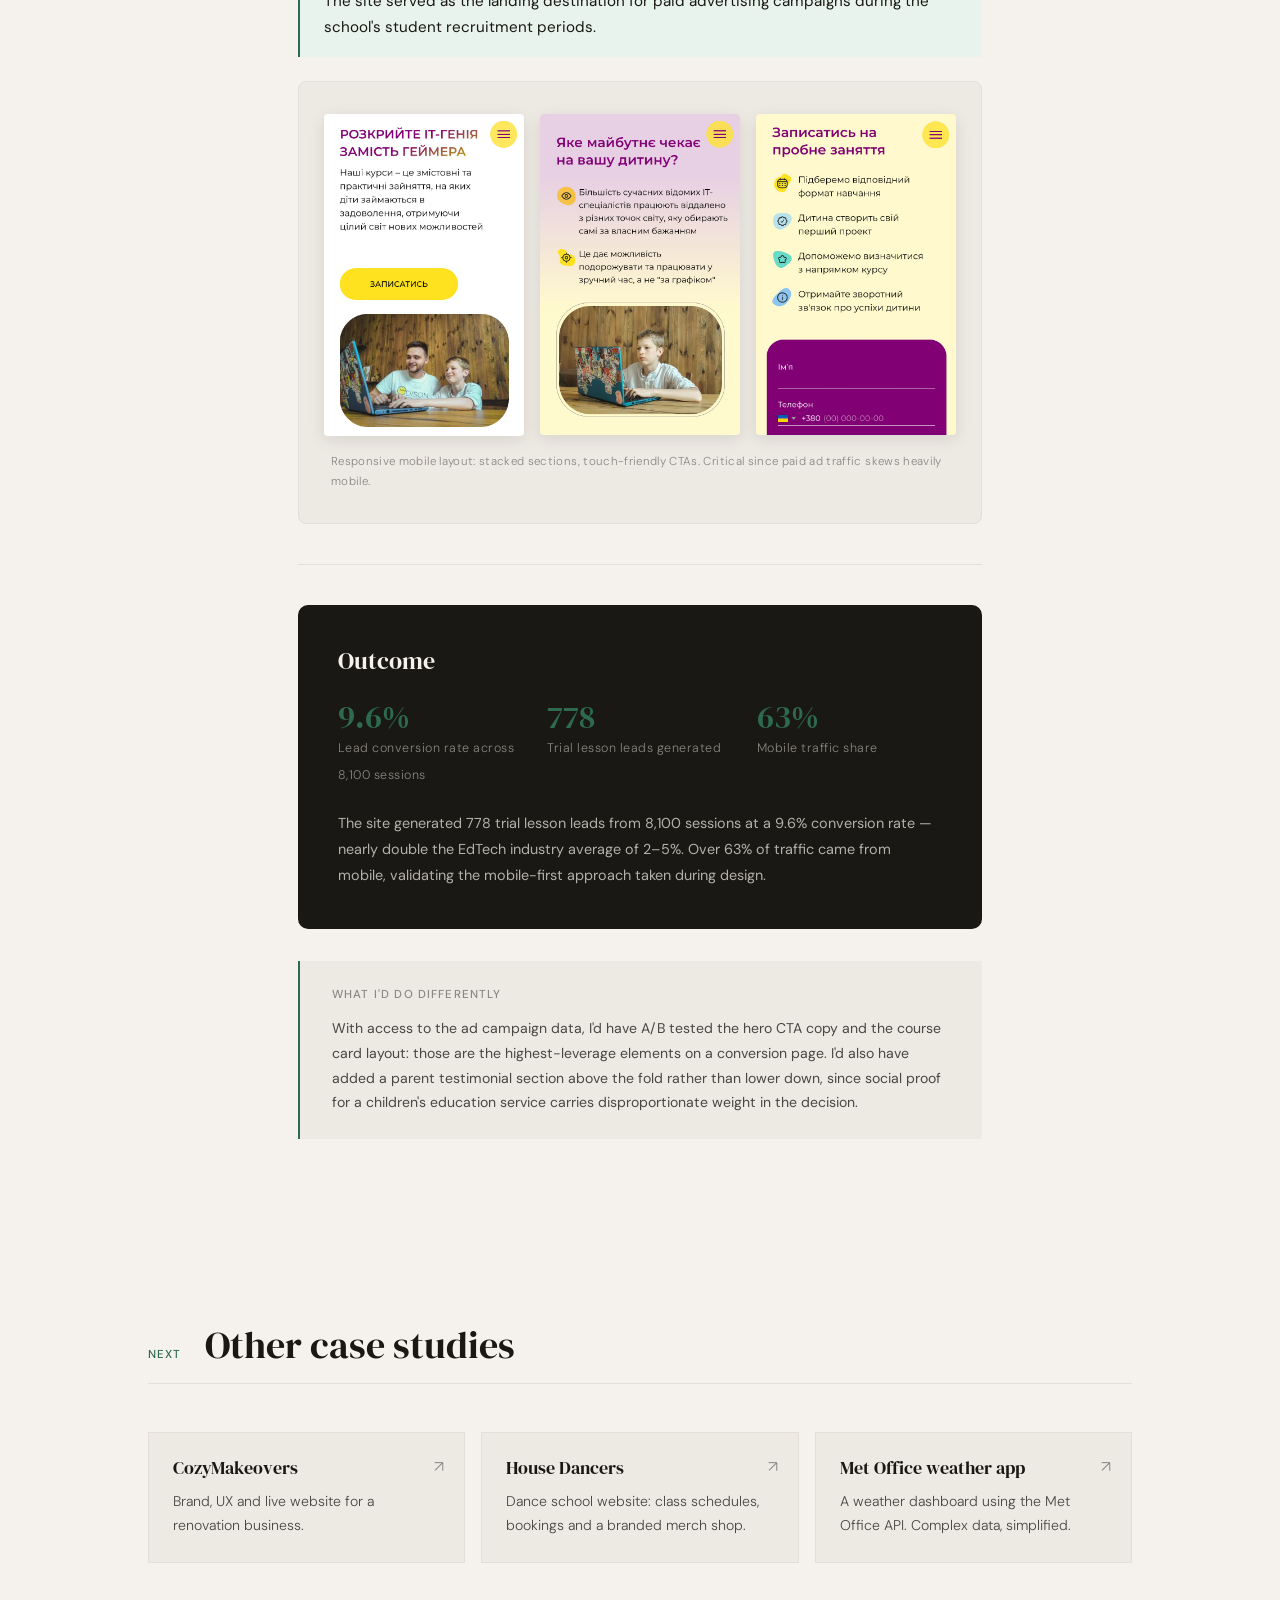
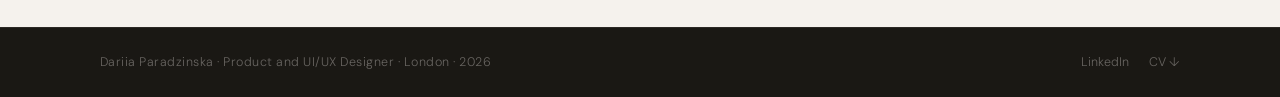
<file: projects/edison.html>
<!doctype html>
<html lang="en">
  <head>
    <meta charset="UTF-8" />
    <meta name="viewport" content="width=device-width, initial-scale=1.0" />
    <meta
      name="description"
      content="Case study for Edison IT school: a conversion-focused EdTech website designed to support trial lesson signups."
    />
    <title>Edison IT school for children · Dariia Paradzinska</title>
    <meta property="og:type" content="article" />
    <meta
      property="og:url"
      content="https://dariiaparadzinska.com/projects/edison.html"
    />
    <meta property="og:title" content="Edison IT school · Dariia Paradzinska" />
    <meta
      property="og:description"
      content="Conversion-focused EdTech website for a coding school for children. Designed to turn paid ad traffic into trial lesson signups."
    />
    <meta
      property="og:image"
      content="https://dariiaparadzinska.com/assets/images/edison-cover.jpg"
    />
    <meta name="twitter:card" content="summary_large_image" />
    <meta
      name="twitter:title"
      content="Edison IT school · Dariia Paradzinska"
    />
    <meta
      name="twitter:description"
      content="Conversion-focused EdTech website for a coding school for children. Designed to turn paid ad traffic into trial lesson signups."
    />
    <meta
      name="twitter:image"
      content="https://dariiaparadzinska.com/assets/images/edison-cover.jpg"
    />
    <link
      rel="preload"
      href="../assets/fonts/DMSans-Variable.ttf"
      as="font"
      type="font/ttf"
      crossorigin
    />
    <link
      rel="preload"
      href="../assets/fonts/DMSerifDisplay-Regular.ttf"
      as="font"
      type="font/ttf"
      crossorigin
    />
    <link rel="icon" href="../assets/favicon.svg" type="image/svg+xml" />
    <link rel="stylesheet" href="../styles.css" />
  </head>
  <body>
    <div class="nav-shell">
      <nav>
        <a href="../index.html" class="nav-name">Dariia Paradzinska</a>
        <ul class="nav-links">
          <li><a href="../index.html#work">Work</a></li>
          <li><a href="../index.html#about">About</a></li>
          <li><a href="../index.html#contact">Contact</a></li>
        </ul>
        <a href="../assets/Dariia_Paradzinska_CV.pdf" class="nav-cv" download
          >CV ↓</a
        >
        <button class="nav-burger" aria-label="Open menu" aria-expanded="false">
          <span></span><span></span><span></span>
        </button>
      </nav>
      <div class="nav-mobile-menu" aria-hidden="true">
        <a href="../index.html#work">Work</a>
        <a href="../index.html#about">About</a>
        <a href="../index.html#contact">Contact</a>
        <a href="../assets/Dariia_Paradzinska_CV.pdf" download>CV ↓</a>
      </div>
    </div>

    <main>
      <div class="cs-hero">
        <a class="cs-back" href="../index.html#work">← Back to work</a>
        <div class="cs-tags">
          <span class="cs-tag">Client project</span>
          <span class="cs-tag">EdTech</span>
          <span class="cs-tag">Conversion design</span>
          <span class="cs-tag">User journey</span>
          <span class="cs-read-time">5 min read</span>
        </div>
        <h1>
          Edison IT school: designing a website that converts parents into trial
          lesson bookings
        </h1>
        <p class="cs-subtitle">
          End-to-end design and build for an EdTech startup offering coding
          courses for children aged 9 to 16. Designed to convert paid social
          traffic into trial lesson signups.
          <span style="opacity: 0.6; font-size: 0.9em"
            >(Site is in Ukrainian. The client's audience is
            Ukrainian-speaking.)</span
          >
        </p>
      </div>

      <div class="cs-metrics">
        <div class="cs-metric">
          <span class="cs-metric-val">9.6%</span>
          <span class="cs-metric-lab">Lead conversion rate</span>
        </div>
        <div class="cs-metric">
          <span class="cs-metric-val">778</span>
          <span class="cs-metric-lab">Trial lesson leads generated</span>
        </div>
        <div class="cs-metric">
          <span class="cs-metric-val">8,100</span>
          <span class="cs-metric-lab">Sessions over campaign period</span>
        </div>
      </div>

      <div class="cs-progress">
        <div
          class="cs-progress-dot active"
          data-target="cs-challenge"
          data-label="The challenge"
        ></div>
        <div
          class="cs-progress-dot"
          data-target="cs-users"
          data-label="Users"
        ></div>
        <div
          class="cs-progress-dot"
          data-target="cs-journey"
          data-label="User journey"
        ></div>
        <div
          class="cs-progress-dot"
          data-target="cs-decisions"
          data-label="Design decisions"
        ></div>
        <div
          class="cs-progress-dot"
          data-target="cs-build"
          data-label="Build"
        ></div>
        <div
          class="cs-progress-dot"
          data-target="cs-outcome"
          data-label="Outcome"
        ></div>
      </div>

      <div class="cs-body">
        <p id="cs-challenge" class="cs-section-label">The challenge</p>
        <p>
          Edison was a small EdTech business offering programming courses for
          children in Ukraine. The school had a product and a teacher, but no
          website and no way to convert interested parents into bookings. All
          enquiries came through word-of-mouth and social media, with no
          scalable acquisition channel.
        </p>
        <div class="callout">
          <p>
            The primary goal was specific: convert website visitors into free
            trial lesson signups. Not just inform. Convert. That single
            objective shaped every design decision on the page.
          </p>
        </div>
        <p>
          The site needed to speak to two audiences simultaneously: children,
          who needed to feel excited about learning to code, and their parents,
          who needed to feel confident the school was safe, structured, and
          worth their time.
        </p>

        <figure class="case-study-image">
          <img
            src="../assets/images/edison-main.jpg"
            loading="lazy"
            alt="Edison IT school full homepage overview"
          />
          <figcaption>
            Full homepage: warm palette, real teacher photography, age-grouped
            course layout
          </figcaption>
        </figure>

        <hr class="cs-divider" />

        <p class="cs-section-label">My role</p>
        <div class="cs-two-col">
          <div class="cs-mini">
            <h4>Responsibilities</h4>
            <ul>
              <li>UX and UI design and layout structure</li>
              <li>Visual identity direction: palette, styles, accents</li>
              <li>Designing the user journey from landing to registration</li>
              <li>Building and launching the website using no-code tools</li>
              <li>Responsive design for mobile users</li>
            </ul>
          </div>
          <div class="cs-mini">
            <h4>Tools</h4>
            <ul>
              <li>Figma: design and prototyping</li>
              <li>Tilda: no-code build with custom code modifications</li>
              <li>Google Analytics: traffic and conversion tracking</li>
            </ul>
          </div>
        </div>

        <hr class="cs-divider" />

        <p id="cs-users" class="cs-section-label">Users and their needs</p>
        <div class="cs-two-col">
          <div class="cs-mini">
            <h4>Parents (primary decision makers)</h4>
            <ul>
              <li>Is this school credible and trustworthy?</li>
              <li>What will my child actually learn?</li>
              <li>Is it suitable for their age and level?</li>
              <li>How do I sign them up without friction?</li>
            </ul>
          </div>
          <div class="cs-mini">
            <h4>Children (influencers of the decision)</h4>
            <ul>
              <li>Does this look fun and interesting?</li>
              <li>Will I learn things that feel relevant?</li>
              <li>Does it feel like school, or something different?</li>
            </ul>
          </div>
        </div>

        <hr class="cs-divider" />

        <p id="cs-journey" class="cs-section-label">User journey</p>
        <h2>How parents move from ad click to trial booking</h2>
        <p>
          The site was used as a paid ad landing page, so every visitor arrived
          with intent, but intent alone doesn't convert. Mapping the journey
          helped identify where design needed to do the most work.
        </p>

        <div class="flow-compact">
          <div class="flow-legend">
            <span class="flow-legend-pos">Visitor path</span>
            <span class="flow-legend-neg">Exit / drop-off</span>
          </div>

          <div class="flow-node">
            <div class="flow-node-main">
              <span class="flow-node-tag">Entry point</span>
              <h4>Paid ad — Google or Facebook</h4>
              <p>
                Parent sees ad targeted by age group or interest in children's
                coding
              </p>
            </div>
            <div></div>
          </div>

          <div class="flow-connector">
            <div class="flow-connector-inner">
              <div class="fc-line"></div>
              <span class="fc-chevron">▾</span>
            </div>
            <div></div>
          </div>

          <div class="flow-node">
            <div class="flow-node-main">
              <span class="flow-node-tag">Homepage hero</span>
              <h4>Real teacher photo · Course overview · Age range</h4>
              <p>
                Warm, energetic design — reassuring for parents, engaging for
                children
              </p>
            </div>
            <div class="flow-node-exit">
              <span class="flow-exit-tag">✕ Immediate exit</span>
              <p>
                Looks untrustworthy or irrelevant. Parent returns to search.
              </p>
            </div>
          </div>

          <div class="flow-connector">
            <div class="flow-connector-inner">
              <div class="fc-line"></div>
              <span class="fc-chevron">▾</span>
            </div>
            <div></div>
          </div>

          <div class="flow-node">
            <div class="flow-node-main">
              <span class="flow-node-tag">Age-grouped courses</span>
              <h4>9 to 12 · 13 to 16 — what they'll learn</h4>
              <p>
                Grouped by age so parents immediately see what's relevant for
                their child
              </p>
            </div>
            <div class="flow-node-exit">
              <span class="flow-exit-tag">✕ Wrong fit</span>
              <p>Age group or course format doesn't match. Parent leaves.</p>
            </div>
          </div>

          <div class="flow-connector">
            <div class="flow-connector-inner">
              <div class="fc-line"></div>
              <span class="fc-chevron">▾</span>
            </div>
            <div></div>
          </div>

          <div class="flow-node">
            <div class="flow-node-main">
              <span class="flow-node-tag">Trust signals</span>
              <h4>Teacher profile · Advantages · Testimonials</h4>
              <p>
                Humanises the school — answers "who is actually teaching my
                child?"
              </p>
            </div>
            <div class="flow-node-exit">
              <span class="flow-exit-tag">✕ Not convinced</span>
              <p>Not enough trust built. Parent exits without signing up.</p>
            </div>
          </div>

          <div class="flow-connector">
            <div class="flow-connector-inner">
              <div class="fc-line"></div>
              <span class="fc-chevron">▾</span>
            </div>
            <div></div>
          </div>

          <div class="flow-node">
            <div class="flow-node-main">
              <span class="flow-node-tag">Free trial CTA</span>
              <h4>Book a free lesson — repeated at every pause point</h4>
              <p>
                Low-commitment ask. Appears in hero, after courses, after trust
                section
              </p>
            </div>
            <div class="flow-node-exit">
              <span class="flow-exit-tag">✕ CTA ignored</span>
              <p>Not ready to commit yet. May return later.</p>
            </div>
          </div>

          <div class="flow-connector">
            <div class="flow-connector-inner">
              <div class="fc-line"></div>
              <span class="fc-chevron">▾</span>
            </div>
            <div></div>
          </div>

          <div class="flow-node fn-success">
            <div class="flow-node-main">
              <h4>✓ Trial lesson booked</h4>
              <p>Parent submits signup form · school follows up to confirm</p>
            </div>
            <div></div>
          </div>
        </div>

        <hr class="cs-divider" />

        <p id="cs-decisions" class="cs-section-label">Design decisions</p>
        <p>
          The design had to work hard on trust and energy simultaneously:
          reassuring for parents, engaging for children, without splitting into
          two separate experiences.
        </p>

        <div class="decision-block">
          <span class="dec-num">01</span>
          <div class="dec-content">
            <h4>Real teacher photography in the hero</h4>
            <p>
              Stock photography reads as generic and untrustworthy. Using a real
              photo of the teacher in the hero section immediately humanised the
              school and answered the parent's first unspoken question: who is
              actually teaching my child?
            </p>
          </div>
        </div>

        <div class="decision-block">
          <span class="dec-num">02</span>
          <div class="dec-content">
            <h4>
              Age-grouped course cards as the primary navigation structure
            </h4>
            <p>
              Rather than listing all courses in a flat list, I grouped them by
              age range (9 to 12, 13 to 16) so parents could immediately
              identify what was relevant. Reducing irrelevant content is as
              important as showcasing relevant content.
            </p>
          </div>
        </div>

        <figure class="case-study-image">
          <img
            src="../assets/images/edison-courses.jpg"
            loading="lazy"
            alt="Edison course cards grouped by age: 9 to 12 and 13 to 16"
          />
          <figcaption>
            Age-grouped course cards: parents immediately see what's relevant
            for their child without scanning a flat list
          </figcaption>
        </figure>

        <div class="decision-block">
          <span class="dec-num">03</span>
          <div class="dec-content">
            <h4>Free trial CTA repeated at every natural pause point</h4>
            <p>
              The call to action appeared in the hero, below the course cards,
              after the trust section, and in the footer. Parents who were
              persuaded at different points in the page could act immediately
              without scrolling back up.
            </p>
          </div>
        </div>

        <figure class="case-study-image">
          <img
            src="../assets/images/edison-form.jpg"
            loading="lazy"
            alt="Edison free trial lesson signup form"
          />
          <figcaption>
            Trial lesson signup form: low-commitment ask with a minimal number
            of fields to reduce friction
          </figcaption>
        </figure>

        <div class="decision-block">
          <span class="dec-num">04</span>
          <div class="dec-content">
            <h4>Warm palette and friendly typography to lower anxiety</h4>
            <p>
              Yellow and purple accents created energy without aggression. The
              overall tone was deliberately warm rather than corporate. Parents
              choosing an extracurricular activity for their child respond
              differently than B2B buyers.
            </p>
          </div>
        </div>

        <figure class="case-study-image">
          <img
            src="../assets/images/edison-cover.jpg"
            loading="lazy"
            alt="Edison homepage shown on a laptop mockup"
          />
          <figcaption>
            Full homepage on desktop: real teacher photography, age-grouped
            courses, repeated free trial CTA
          </figcaption>
        </figure>

        <hr class="cs-divider" />

        <p id="cs-build" class="cs-section-label">Build and launch</p>
        <p>
          Built using Tilda with custom code modifications to extend
          functionality beyond the platform's defaults. Responsive across mobile
          and desktop. Google Analytics configured from launch to track traffic
          sources and conversion events. The site also included an integrated
          online payment flow — parents could purchase a course directly on the
          website and receive an automated receipt by email.
        </p>
        <div class="callout">
          <p>
            The site served as the landing destination for paid advertising
            campaigns during the school's student recruitment periods.
          </p>
        </div>
        <figure class="mobile-screens">
          <div class="mobile-screens-row">
            <img
              src="../assets/images/edison-mobile.jpg"
              loading="lazy"
              alt="Edison mobile — hero and courses section"
            />
            <img
              src="../assets/images/edison-mobile-2.jpg"
              loading="lazy"
              alt="Edison mobile — trust and advantages section"
            />
            <img
              src="../assets/images/edison-mobile-3.jpg"
              loading="lazy"
              alt="Edison mobile — free trial signup form"
            />
          </div>
          <figcaption>
            Responsive mobile layout: stacked sections, touch-friendly CTAs.
            Critical since paid ad traffic skews heavily mobile.
          </figcaption>
        </figure>

        <hr class="cs-divider" />

        <div id="cs-outcome" class="result-block">
          <h3>Outcome</h3>
          <div class="result-grid">
            <div>
              <span class="rg-val">9.6%</span>
              <span class="rg-lab"
                >Lead conversion rate across 8,100 sessions</span
              >
            </div>
            <div>
              <span class="rg-val">778</span>
              <span class="rg-lab">Trial lesson leads generated</span>
            </div>
            <div>
              <span class="rg-val">63%</span>
              <span class="rg-lab">Mobile traffic share</span>
            </div>
          </div>
          <p>
            The site generated 778 trial lesson leads from 8,100 sessions at a
            9.6% conversion rate — nearly double the EdTech industry average of
            2–5%. Over 63% of traffic came from mobile, validating the
            mobile-first approach taken during design.
          </p>
        </div>

        <div class="reflection-block">
          <h4>What I'd do differently</h4>
          <p>
            With access to the ad campaign data, I'd have A/B tested the hero
            CTA copy and the course card layout: those are the highest-leverage
            elements on a conversion page. I'd also have added a parent
            testimonial section above the fold rather than lower down, since
            social proof for a children's education service carries
            disproportionate weight in the decision.
          </p>
        </div>
      </div>

      <div class="page-wrap">
        <div class="section-header">
          <span class="section-num">Next</span>
          <h2>Other case studies</h2>
        </div>
        <div class="project-nav-grid">
          <a class="project-nav-card" href="./cozymakeovers.html"
            ><h3>CozyMakeovers</h3>
            <p>Brand, UX and live website for a renovation business.</p></a
          >
          <a class="project-nav-card" href="./housedance.html"
            ><h3>House Dancers</h3>
            <p>
              Dance school website: class schedules, bookings and a branded
              merch shop.
            </p></a
          >
          <a class="project-nav-card" href="./weather.html"
            ><h3>Met Office weather app</h3>
            <p>
              A weather dashboard using the Met Office API. Complex data,
              simplified.
            </p></a
          >
        </div>
      </div>
    </main>

    <footer>
      <div class="footer-inner">
        <p>Dariia Paradzinska · Product and UI/UX Designer · London · 2026</p>
        <div class="footer-links">
          <a
            href="https://www.linkedin.com/in/dariia-paradzinska/"
            target="_blank"
            rel="noreferrer"
            >LinkedIn</a
          >
          <a href="../assets/Dariia_Paradzinska_CV.pdf" download>CV ↓</a>
        </div>
      </div>
    </footer>

    <button class="back-to-top" aria-label="Back to top">↑</button>
    <script src="../script.js"></script>
    <script>
      const dots = document.querySelectorAll(".cs-progress-dot");

      dots.forEach((dot) => {
        dot.addEventListener("click", () => {
          const target = document.getElementById(dot.dataset.target);
          if (target)
            target.scrollIntoView({ behavior: "smooth", block: "start" });
        });
      });

      const updateProgress = () => {
        const scrollY = window.scrollY + window.innerHeight * 0.35;
        let active = 0;
        dots.forEach((dot, i) => {
          const target = document.getElementById(dot.dataset.target);
          if (
            target &&
            target.getBoundingClientRect().top + window.scrollY <= scrollY
          ) {
            active = i;
          }
        });
        dots.forEach((dot, i) => dot.classList.toggle("active", i === active));
      };

      window.addEventListener("scroll", updateProgress, { passive: true });
      updateProgress();
    </script>
  </body>
</html>
</file>
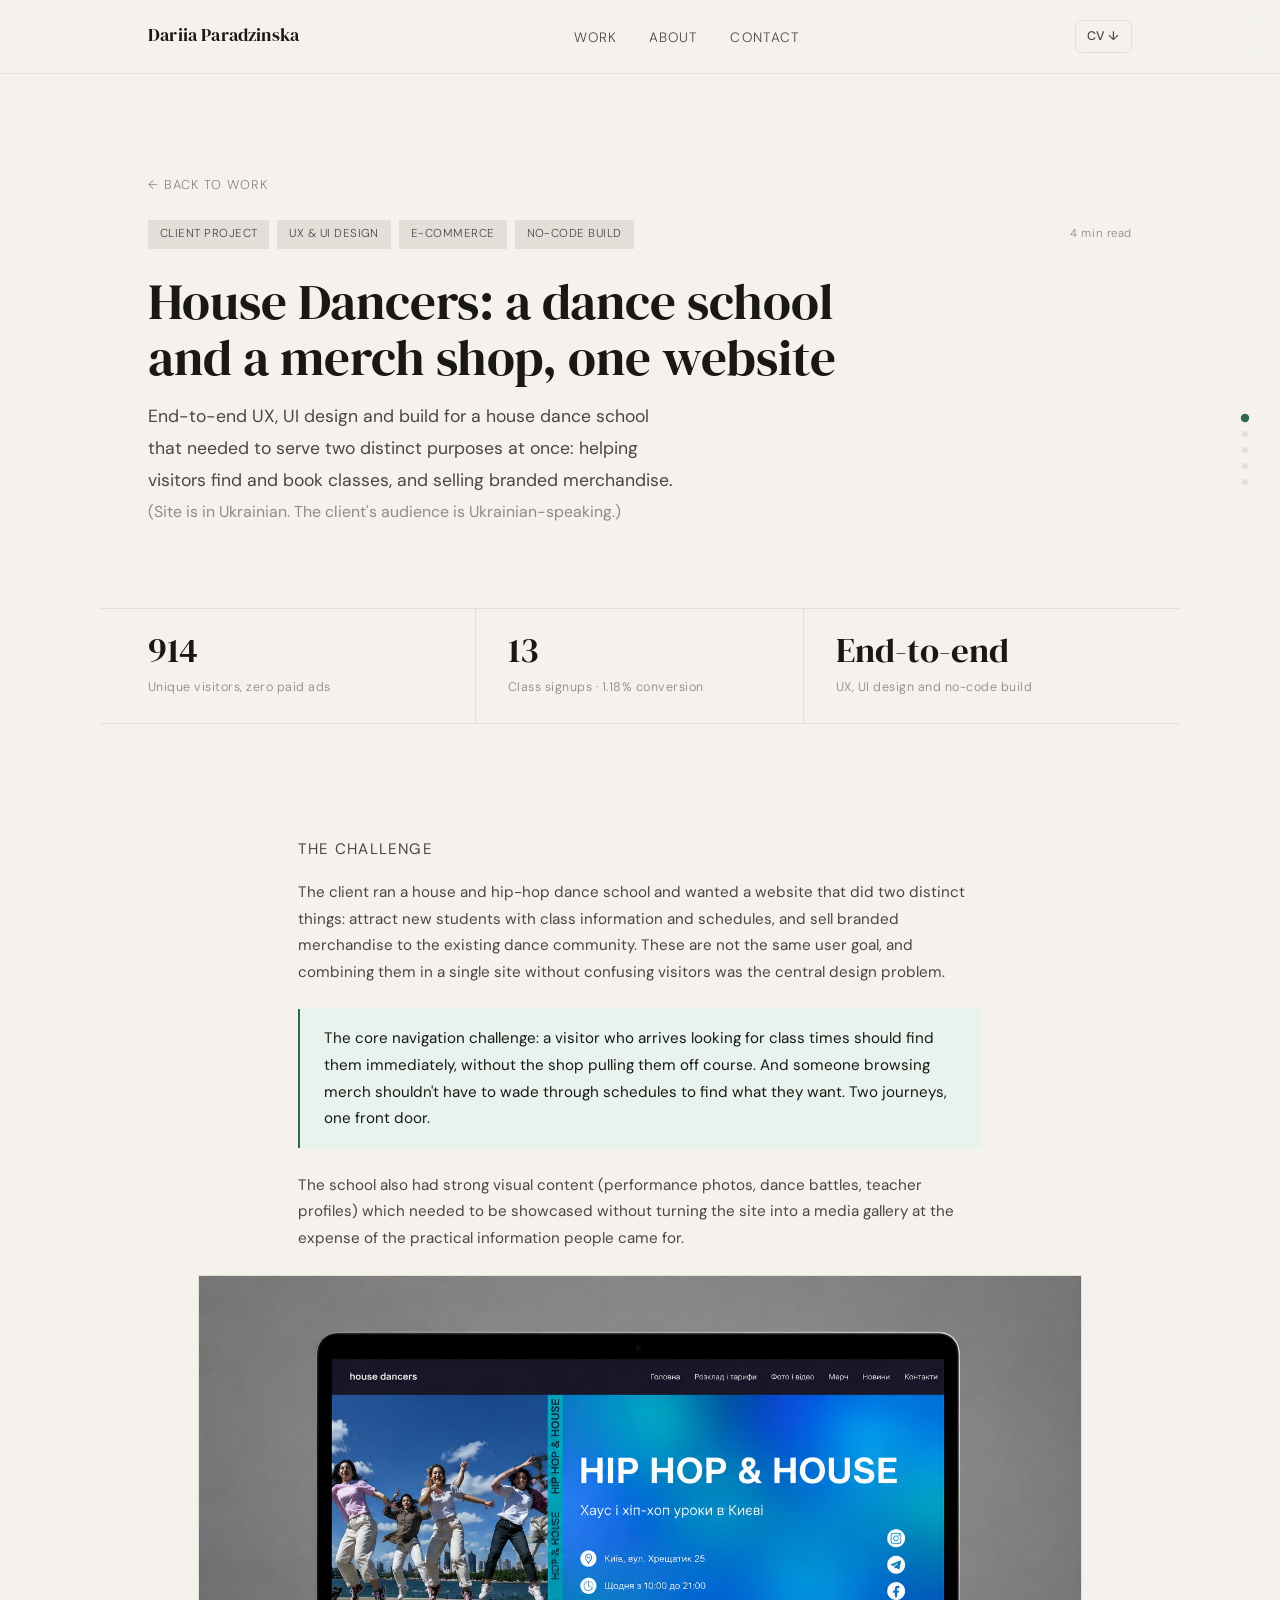
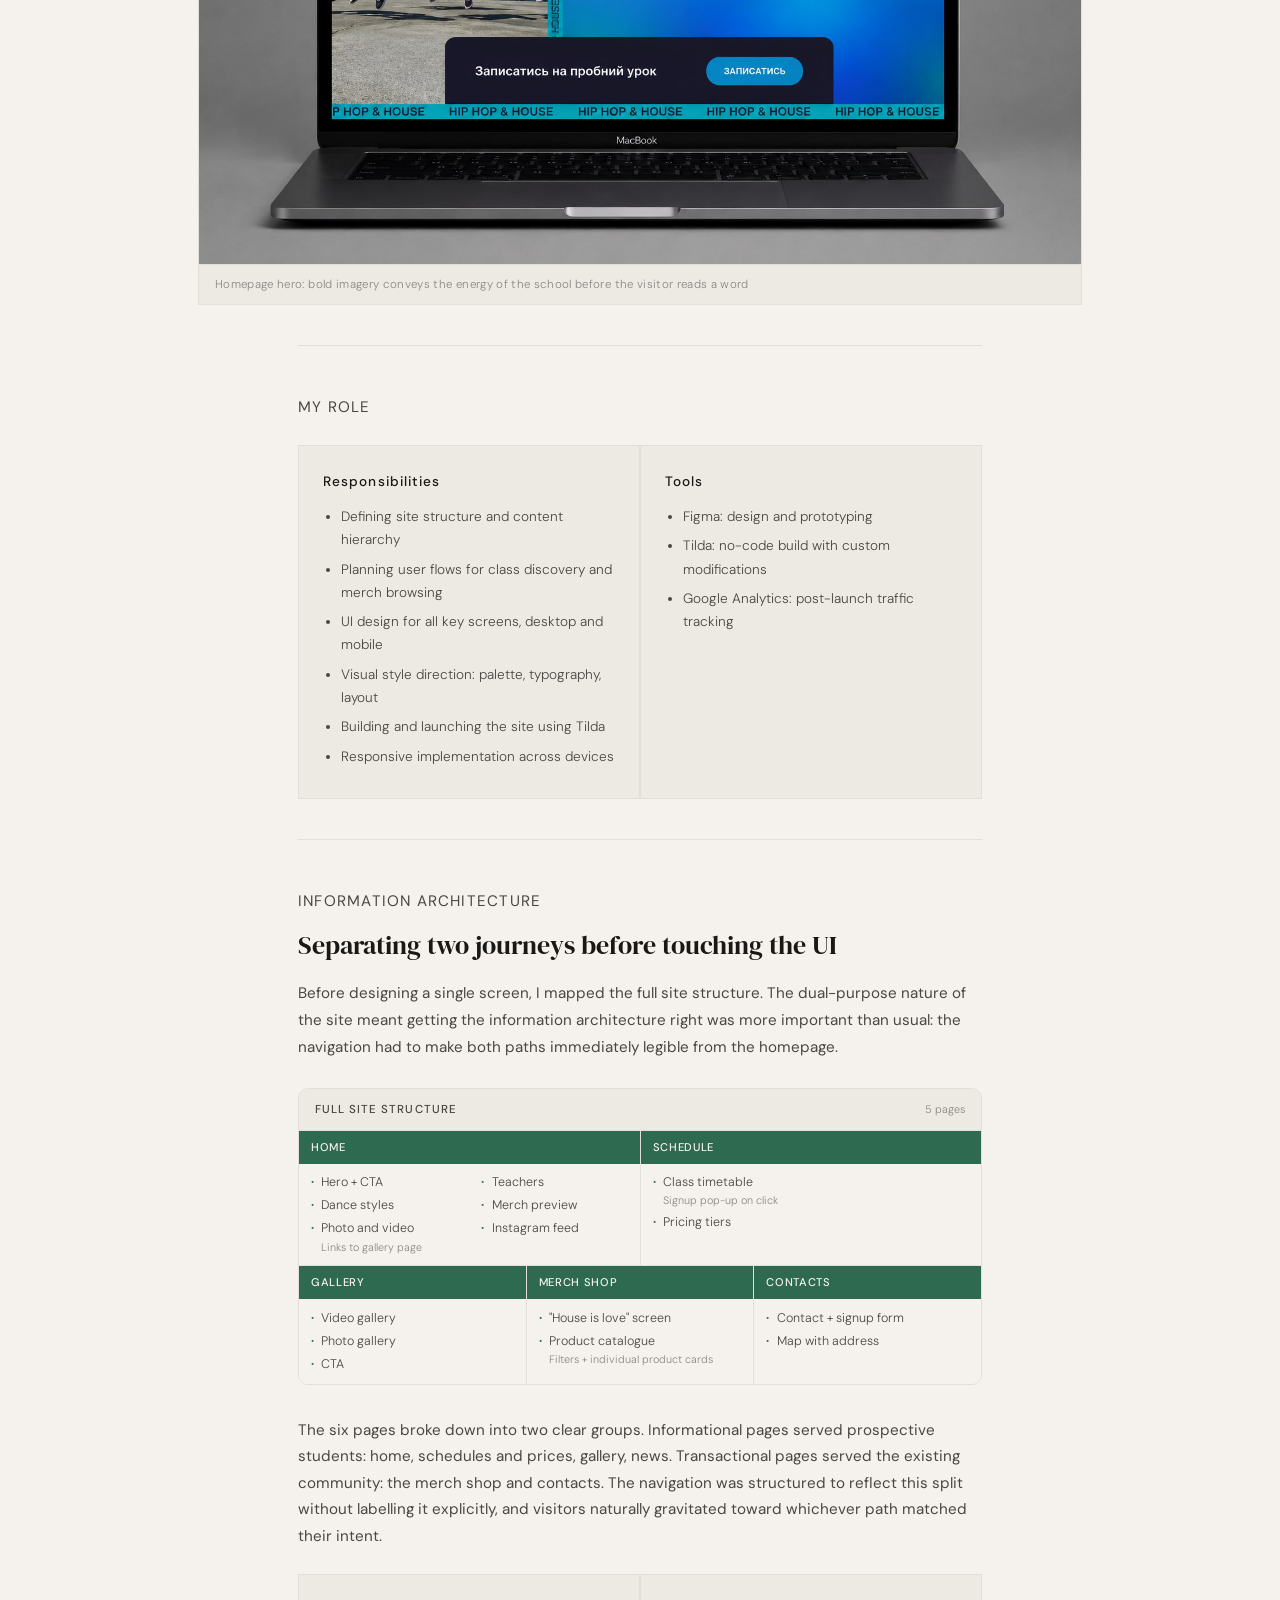
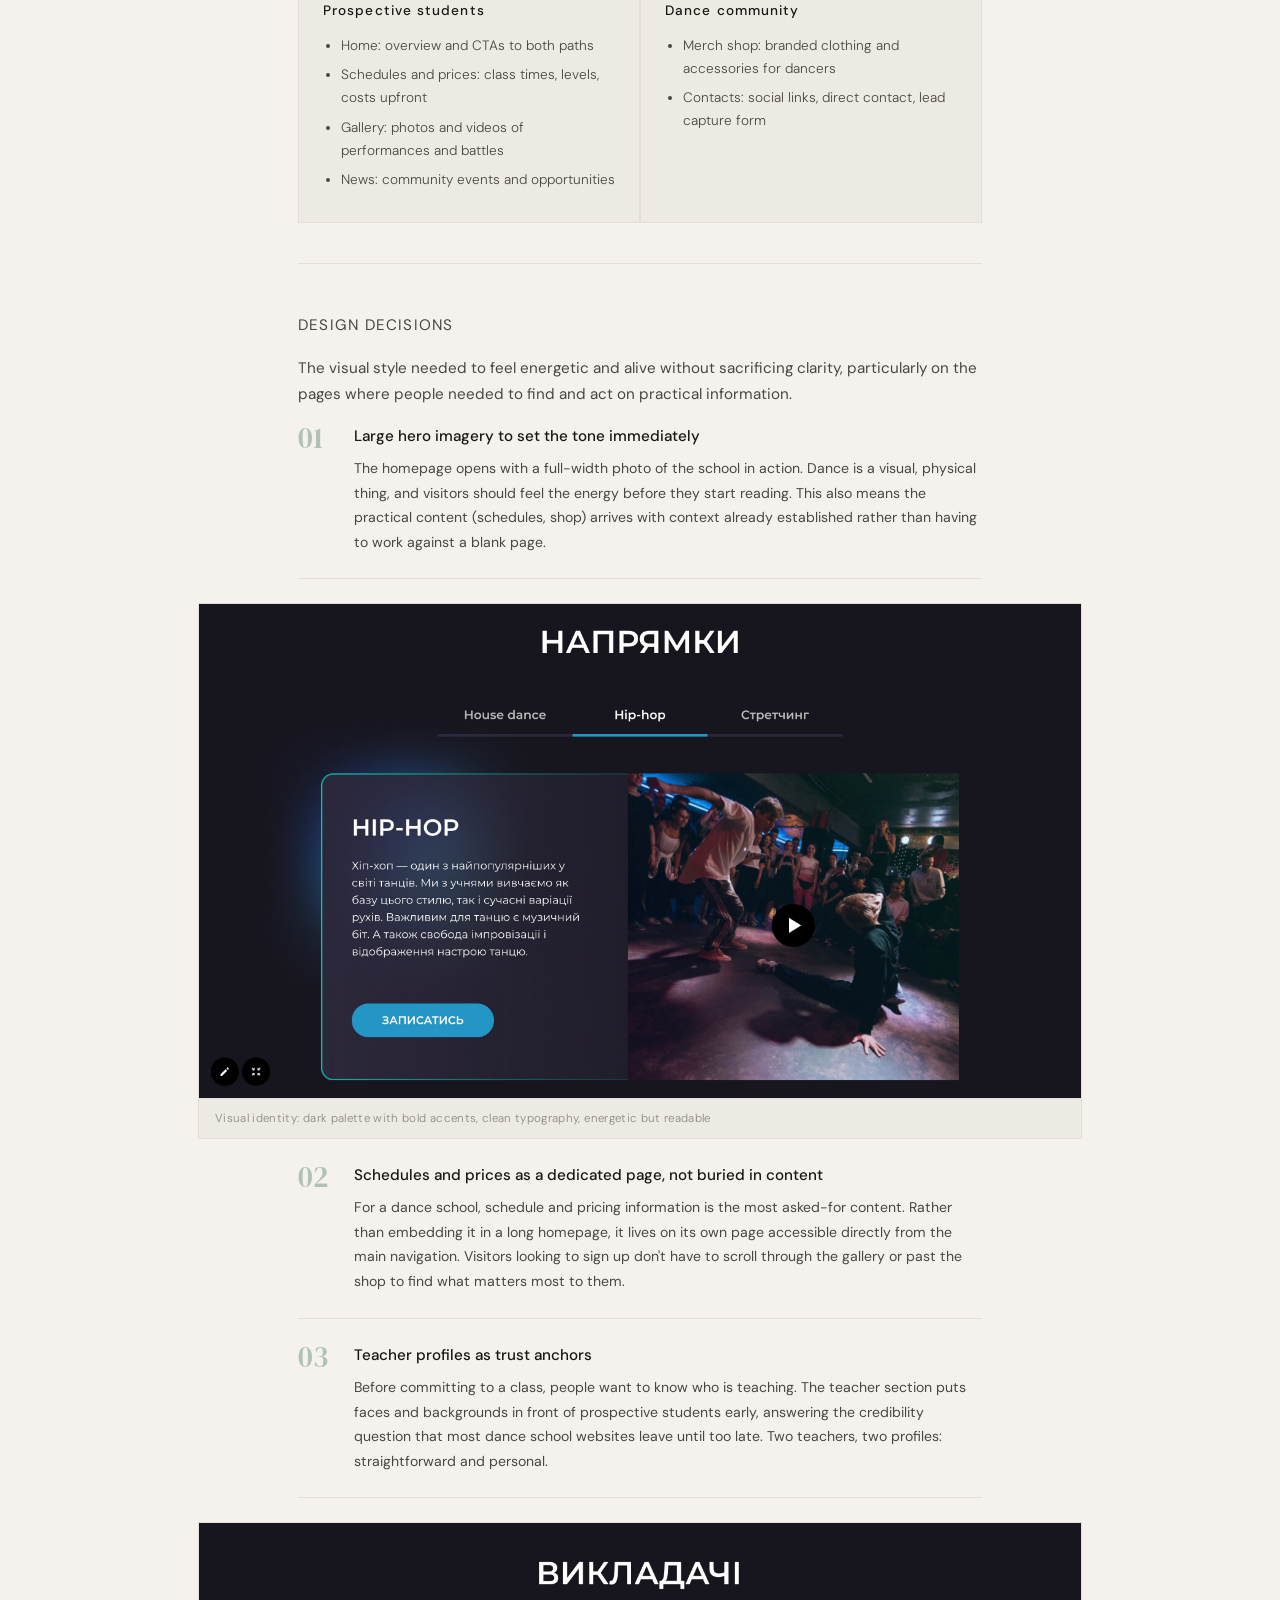
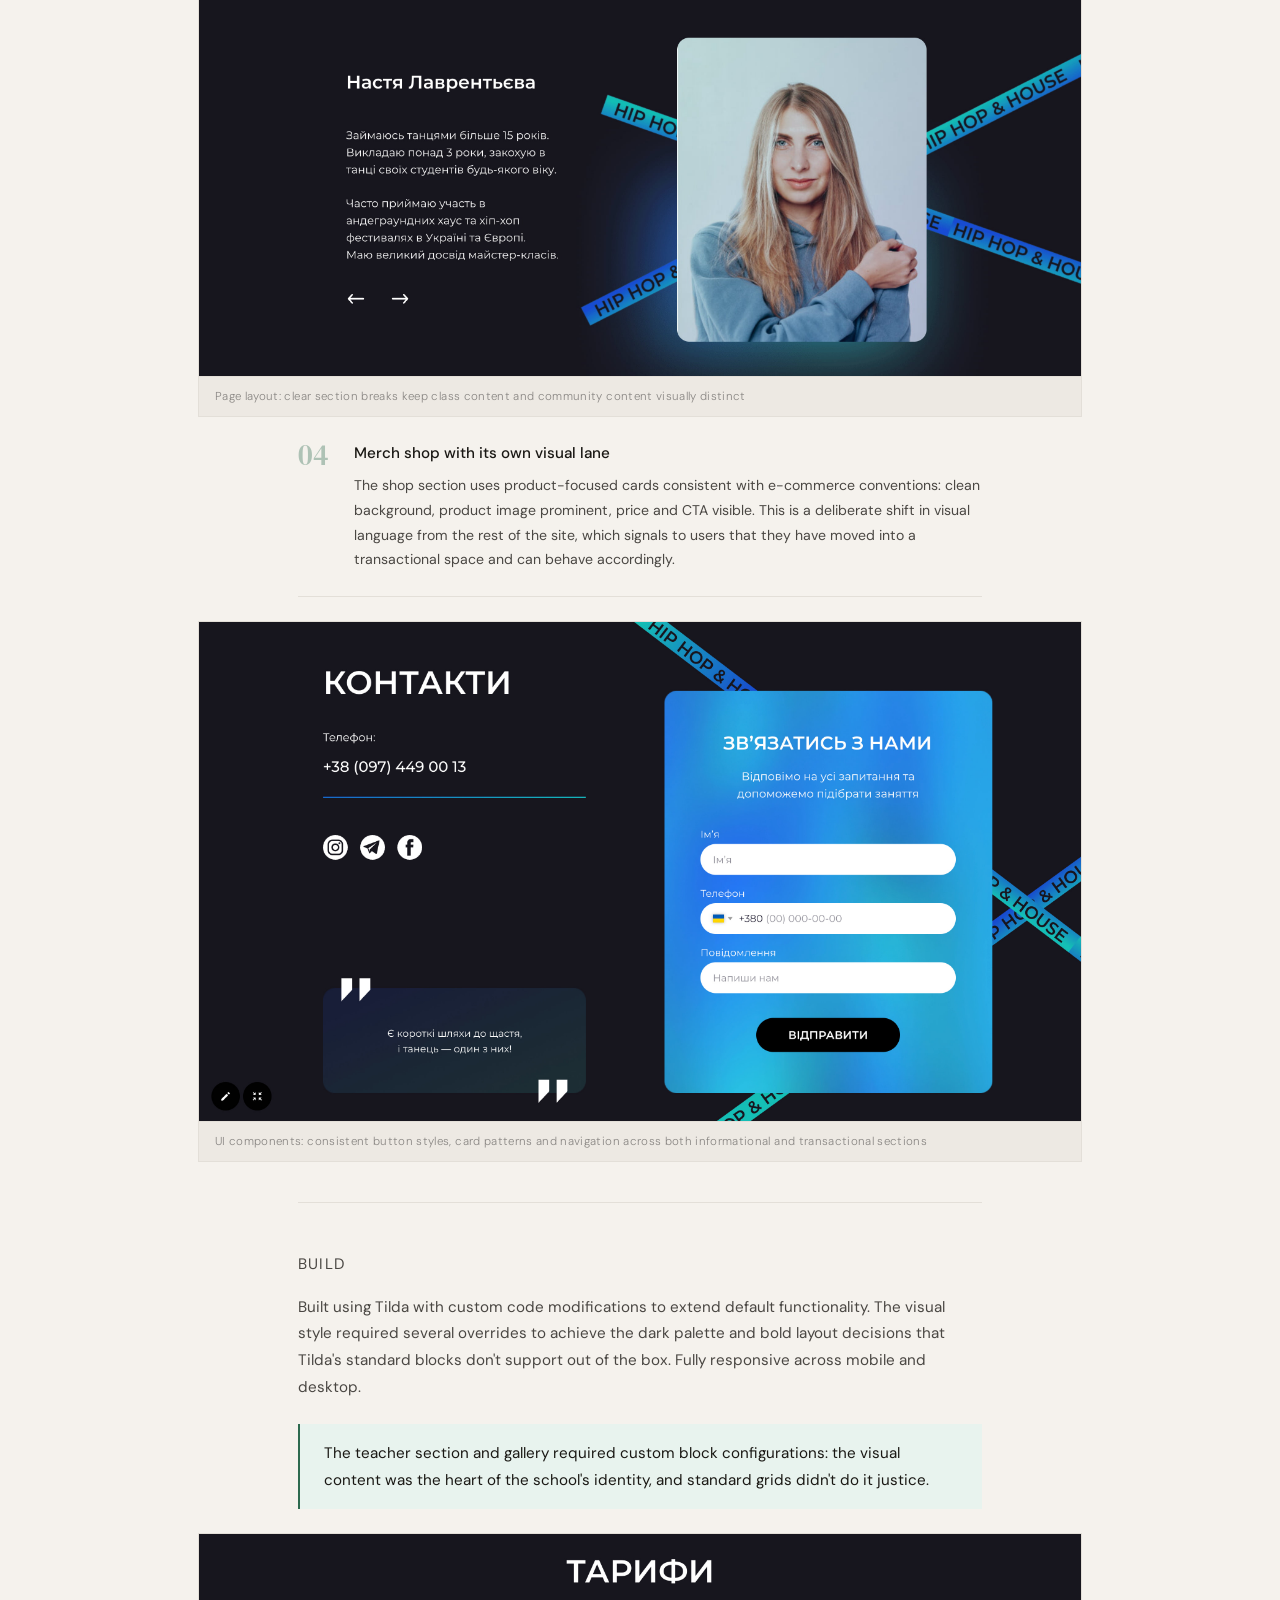
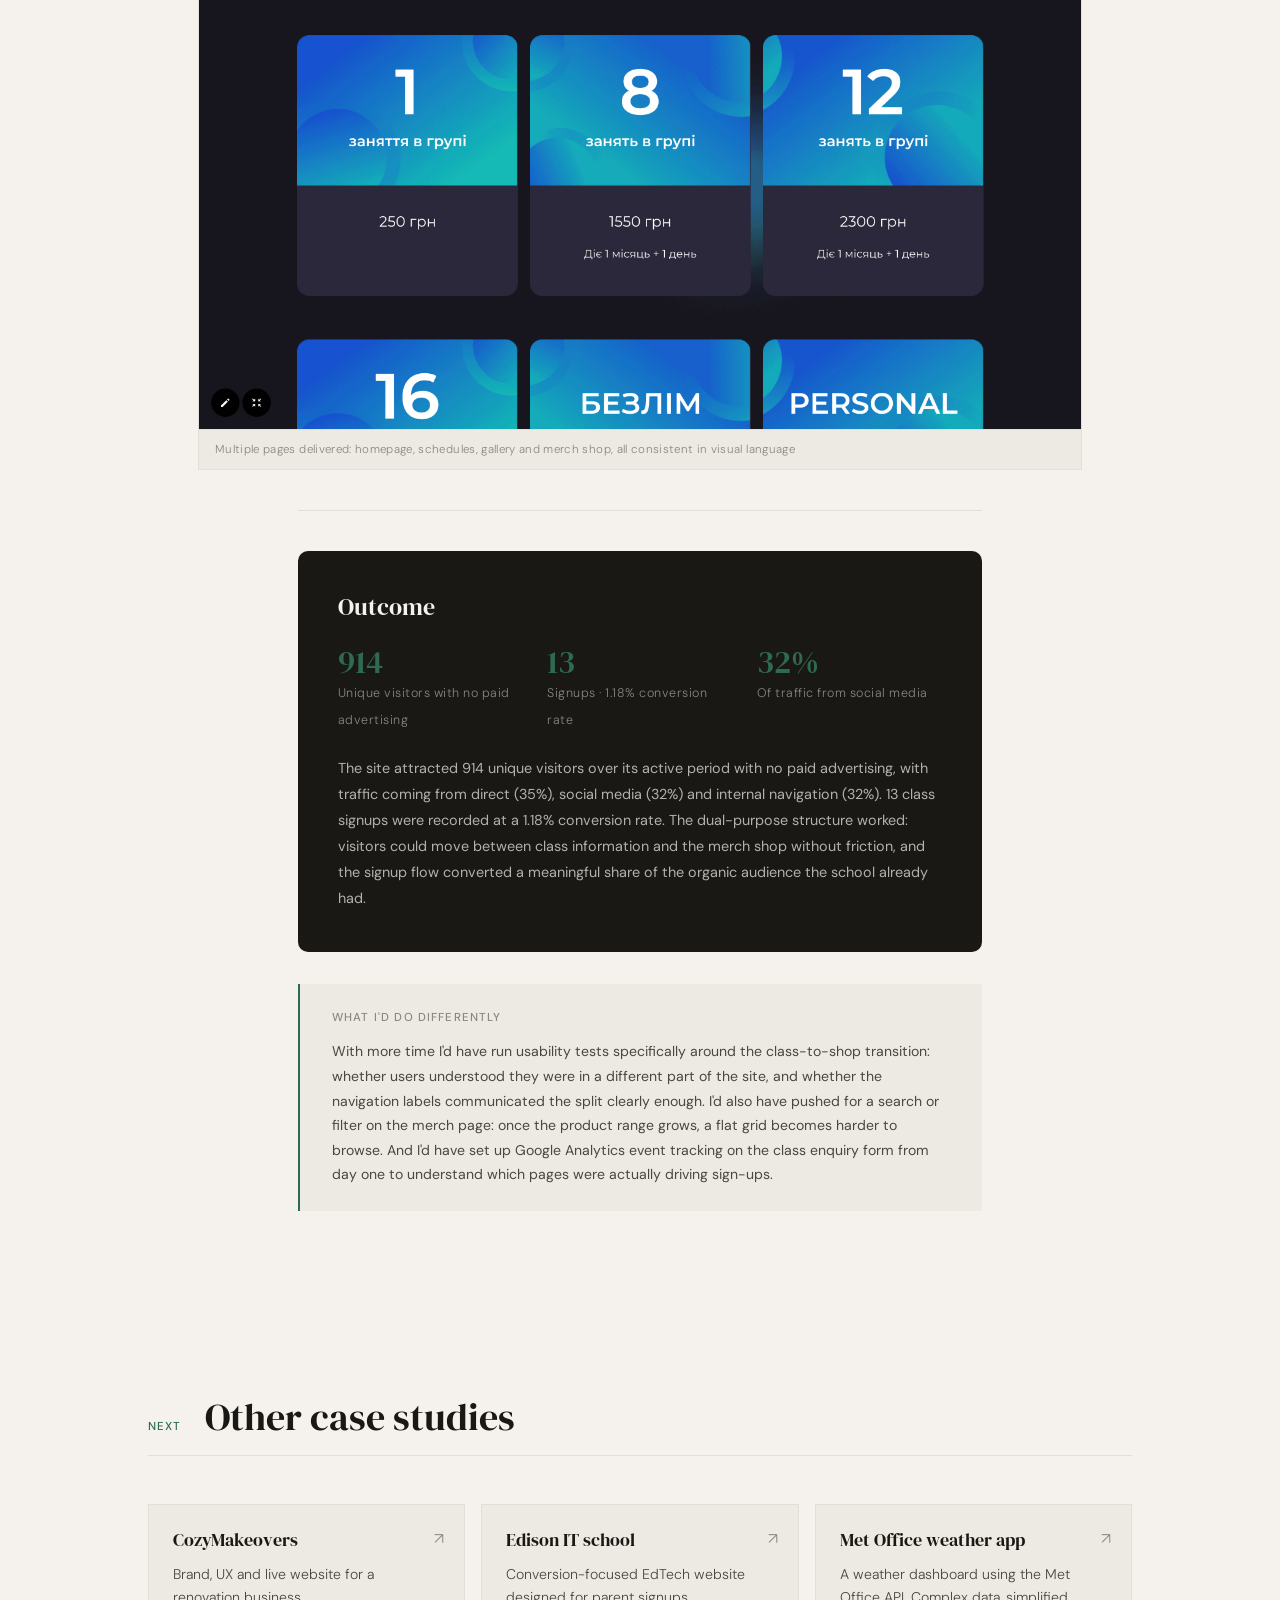
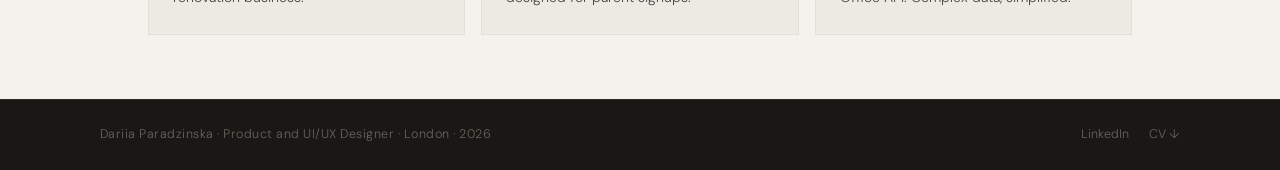
<file: projects/housedance.html>
<!DOCTYPE html>
<html lang="en">
<head>
  <meta charset="UTF-8">
  <meta name="viewport" content="width=device-width, initial-scale=1.0">
  <meta name="description" content="Case study for House Dancers: a dual-purpose website combining dance class information and a branded merch shop.">
  <title>House Dancers · Dariia Paradzinska</title>
  <meta property="og:type" content="article">
  <meta property="og:url" content="https://dariiaparadzinska.com/projects/housedance.html">
  <meta property="og:title" content="House Dancers · Dariia Paradzinska">
  <meta property="og:description" content="End-to-end UX, UI and no-code build for a dance school combining class info and a branded merch shop. 914 visitors, zero paid ads.">
  <meta property="og:image" content="https://dariiaparadzinska.com/assets/images/housedance-cover.jpg">
  <meta name="twitter:card" content="summary_large_image">
  <meta name="twitter:title" content="House Dancers · Dariia Paradzinska">
  <meta name="twitter:description" content="End-to-end UX, UI and no-code build for a dance school combining class info and a branded merch shop. 914 visitors, zero paid ads.">
  <meta name="twitter:image" content="https://dariiaparadzinska.com/assets/images/housedance-cover.jpg">
  <link rel="preload" href="../assets/fonts/DMSans-Variable.ttf" as="font" type="font/ttf" crossorigin />
  <link rel="preload" href="../assets/fonts/DMSerifDisplay-Regular.ttf" as="font" type="font/ttf" crossorigin />
  <link rel="icon" href="../assets/favicon.svg" type="image/svg+xml" />
  <link rel="stylesheet" href="../styles.css">
</head>
<body>

  <div class="nav-shell">
    <nav>
      <a href="../index.html" class="nav-name">Dariia Paradzinska</a>
      <ul class="nav-links">
        <li><a href="../index.html#work">Work</a></li>
        <li><a href="../index.html#about">About</a></li>
        <li><a href="../index.html#contact">Contact</a></li>
      </ul>
      <a href="../assets/Dariia_Paradzinska_CV.pdf" class="nav-cv" download>CV ↓</a>
      <button class="nav-burger" aria-label="Open menu" aria-expanded="false">
        <span></span><span></span><span></span>
      </button>
    </nav>
    <div class="nav-mobile-menu" aria-hidden="true">
      <a href="../index.html#work">Work</a>
      <a href="../index.html#about">About</a>
      <a href="../index.html#contact">Contact</a>
      <a href="../assets/Dariia_Paradzinska_CV.pdf" download>CV ↓</a>
    </div>
  </div>

  <main>
    <div class="cs-hero">
      <a class="cs-back" href="../index.html#work">← Back to work</a>
      <div class="cs-tags">
        <span class="cs-tag">Client project</span>
        <span class="cs-tag">UX &amp; UI design</span>
        <span class="cs-tag">E-commerce</span>
        <span class="cs-tag">No-code build</span>
        <span class="cs-read-time">4 min read</span>
      </div>
      <h1>House Dancers: a dance school and a merch shop, one website</h1>
      <p class="cs-subtitle">End-to-end UX, UI design and build for a house dance school that needed to serve two distinct purposes at once: helping visitors find and book classes, and selling branded merchandise. <span style="opacity:0.6; font-size:0.9em;">(Site is in Ukrainian. The client's audience is Ukrainian-speaking.)</span></p>
    </div>

    <div class="cs-metrics">
      <div class="cs-metric">
        <span class="cs-metric-val">914</span>
        <span class="cs-metric-lab">Unique visitors, zero paid ads</span>
      </div>
      <div class="cs-metric">
        <span class="cs-metric-val">13</span>
        <span class="cs-metric-lab">Class signups · 1.18% conversion</span>
      </div>
      <div class="cs-metric">
        <span class="cs-metric-val">End-to-end</span>
        <span class="cs-metric-lab">UX, UI design and no-code build</span>
      </div>
    </div>

    <div class="cs-progress">
      <div class="cs-progress-dot active" data-target="cs-challenge" data-label="The challenge"></div>
      <div class="cs-progress-dot" data-target="cs-ia" data-label="Structure"></div>
      <div class="cs-progress-dot" data-target="cs-decisions" data-label="Design decisions"></div>
      <div class="cs-progress-dot" data-target="cs-build" data-label="Build"></div>
      <div class="cs-progress-dot" data-target="cs-outcome" data-label="Outcome"></div>
    </div>

    <div class="cs-body">

      <p id="cs-challenge" class="cs-section-label">The challenge</p>
      <p>The client ran a house and hip-hop dance school and wanted a website that did two distinct things: attract new students with class information and schedules, and sell branded merchandise to the existing dance community. These are not the same user goal, and combining them in a single site without confusing visitors was the central design problem.</p>

      <div class="callout">
        <p>The core navigation challenge: a visitor who arrives looking for class times should find them immediately, without the shop pulling them off course. And someone browsing merch shouldn't have to wade through schedules to find what they want. Two journeys, one front door.</p>
      </div>

      <p>The school also had strong visual content (performance photos, dance battles, teacher profiles) which needed to be showcased without turning the site into a media gallery at the expense of the practical information people came for.</p>

      <figure class="case-study-image">
        <img src="../assets/images/housedance-cover.jpg" alt="House Dancers website homepage showing hero section with dance imagery" loading="lazy">
        <figcaption>Homepage hero: bold imagery conveys the energy of the school before the visitor reads a word</figcaption>
      </figure>

      <hr class="cs-divider">

      <p class="cs-section-label">My role</p>
      <div class="cs-two-col">
        <div class="cs-mini">
          <h4>Responsibilities</h4>
          <ul>
            <li>Defining site structure and content hierarchy</li>
            <li>Planning user flows for class discovery and merch browsing</li>
            <li>UI design for all key screens, desktop and mobile</li>
            <li>Visual style direction: palette, typography, layout</li>
            <li>Building and launching the site using Tilda</li>
            <li>Responsive implementation across devices</li>
          </ul>
        </div>
        <div class="cs-mini">
          <h4>Tools</h4>
          <ul>
            <li>Figma: design and prototyping</li>
            <li>Tilda: no-code build with custom modifications</li>
            <li>Google Analytics: post-launch traffic tracking</li>
          </ul>
        </div>
      </div>

      <hr class="cs-divider">

      <p id="cs-ia" class="cs-section-label">Information architecture</p>
      <h2>Separating two journeys before touching the UI</h2>
      <p>Before designing a single screen, I mapped the full site structure. The dual-purpose nature of the site meant getting the information architecture right was more important than usual: the navigation had to make both paths immediately legible from the homepage.</p>

      <div class="ia-wrap">
        <div class="ia-header">
          <span class="ia-header-title">Full site structure</span>
          <span class="ia-header-count">5 pages</span>
        </div>
        <div class="ia-grid">
          <div class="ia-card">
            <div class="ia-card-label">Home</div>
            <ul class="ia-card-items ia-card-items--2col">
              <li>Hero + CTA</li>
              <li>Dance styles</li>
              <li>Photo and video<span>Links to gallery page</span></li>
              <li>Teachers</li>
              <li>Merch preview</li>
              <li>Instagram feed</li>
            </ul>
          </div>
          <div class="ia-card">
            <div class="ia-card-label">Schedule</div>
            <ul class="ia-card-items">
              <li>Class timetable<span>Signup pop-up on click</span></li>
              <li>Pricing tiers</li>
            </ul>
          </div>
          <div class="ia-card">
            <div class="ia-card-label">Gallery</div>
            <ul class="ia-card-items">
              <li>Video gallery</li>
              <li>Photo gallery</li>
              <li>CTA</li>
            </ul>
          </div>
          <div class="ia-card">
            <div class="ia-card-label">Merch shop</div>
            <ul class="ia-card-items">
              <li>"House is love" screen</li>
              <li>Product catalogue<span>Filters + individual product cards</span></li>
            </ul>
          </div>
          <div class="ia-card">
            <div class="ia-card-label">Contacts</div>
            <ul class="ia-card-items">
              <li>Contact + signup form</li>
              <li>Map with address</li>
            </ul>
          </div>
        </div>
      </div>

      <p>The six pages broke down into two clear groups. Informational pages served prospective students: home, schedules and prices, gallery, news. Transactional pages served the existing community: the merch shop and contacts. The navigation was structured to reflect this split without labelling it explicitly, and visitors naturally gravitated toward whichever path matched their intent.</p>

      <div class="cs-two-col">
        <div class="cs-mini">
          <h4>Prospective students</h4>
          <ul>
            <li>Home: overview and CTAs to both paths</li>
            <li>Schedules and prices: class times, levels, costs upfront</li>
            <li>Gallery: photos and videos of performances and battles</li>
            <li>News: community events and opportunities</li>
          </ul>
        </div>
        <div class="cs-mini">
          <h4>Dance community</h4>
          <ul>
            <li>Merch shop: branded clothing and accessories for dancers</li>
            <li>Contacts: social links, direct contact, lead capture form</li>
          </ul>
        </div>
      </div>

      <hr class="cs-divider">

      <p id="cs-decisions" class="cs-section-label">Design decisions</p>
      <p>The visual style needed to feel energetic and alive without sacrificing clarity, particularly on the pages where people needed to find and act on practical information.</p>

      <div class="decision-block">
        <span class="dec-num">01</span>
        <div class="dec-content">
          <h4>Large hero imagery to set the tone immediately</h4>
          <p>The homepage opens with a full-width photo of the school in action. Dance is a visual, physical thing, and visitors should feel the energy before they start reading. This also means the practical content (schedules, shop) arrives with context already established rather than having to work against a blank page.</p>
        </div>
      </div>

      <figure class="case-study-image">
        <img src="../assets/images/housedance-styles.jpg" alt="House Dancers visual style guide showing colour palette and typography" loading="lazy">
        <figcaption>Visual identity: dark palette with bold accents, clean typography, energetic but readable</figcaption>
      </figure>

      <div class="decision-block">
        <span class="dec-num">02</span>
        <div class="dec-content">
          <h4>Schedules and prices as a dedicated page, not buried in content</h4>
          <p>For a dance school, schedule and pricing information is the most asked-for content. Rather than embedding it in a long homepage, it lives on its own page accessible directly from the main navigation. Visitors looking to sign up don't have to scroll through the gallery or past the shop to find what matters most to them.</p>
        </div>
      </div>

      <div class="decision-block">
        <span class="dec-num">03</span>
        <div class="dec-content">
          <h4>Teacher profiles as trust anchors</h4>
          <p>Before committing to a class, people want to know who is teaching. The teacher section puts faces and backgrounds in front of prospective students early, answering the credibility question that most dance school websites leave until too late. Two teachers, two profiles: straightforward and personal.</p>
        </div>
      </div>

      <figure class="case-study-image">
        <img src="../assets/images/housedance-full.jpg" alt="House Dancers full page layout showing the teacher section" loading="lazy">
        <figcaption>Page layout: clear section breaks keep class content and community content visually distinct</figcaption>
      </figure>

      <div class="decision-block">
        <span class="dec-num">04</span>
        <div class="dec-content">
          <h4>Merch shop with its own visual lane</h4>
          <p>The shop section uses product-focused cards consistent with e-commerce conventions: clean background, product image prominent, price and CTA visible. This is a deliberate shift in visual language from the rest of the site, which signals to users that they have moved into a transactional space and can behave accordingly.</p>
        </div>
      </div>

      <figure class="case-study-image">
        <img src="../assets/images/housedance-ui.jpg" alt="House Dancers UI components and screen designs" loading="lazy">
        <figcaption>UI components: consistent button styles, card patterns and navigation across both informational and transactional sections</figcaption>
      </figure>

      <hr class="cs-divider">

      <p id="cs-build" class="cs-section-label">Build</p>
      <p>Built using Tilda with custom code modifications to extend default functionality. The visual style required several overrides to achieve the dark palette and bold layout decisions that Tilda's standard blocks don't support out of the box. Fully responsive across mobile and desktop.</p>

      <div class="callout">
        <p>The teacher section and gallery required custom block configurations: the visual content was the heart of the school's identity, and standard grids didn't do it justice.</p>
      </div>

      <figure class="case-study-image">
        <img src="../assets/images/housedance-screens.jpg" alt="House Dancers multiple pages shown side by side" loading="lazy">
        <figcaption>Multiple pages delivered: homepage, schedules, gallery and merch shop, all consistent in visual language</figcaption>
      </figure>

      <hr class="cs-divider">

      <div id="cs-outcome" class="result-block">
        <h3>Outcome</h3>
        <div class="result-grid">
          <div>
            <span class="rg-val">914</span>
            <span class="rg-lab">Unique visitors with no paid advertising</span>
          </div>
          <div>
            <span class="rg-val">13</span>
            <span class="rg-lab">Signups · 1.18% conversion rate</span>
          </div>
          <div>
            <span class="rg-val">32%</span>
            <span class="rg-lab">Of traffic from social media</span>
          </div>
        </div>
        <p>The site attracted 914 unique visitors over its active period with no paid advertising, with traffic coming from direct (35%), social media (32%) and internal navigation (32%). 13 class signups were recorded at a 1.18% conversion rate. The dual-purpose structure worked: visitors could move between class information and the merch shop without friction, and the signup flow converted a meaningful share of the organic audience the school already had.</p>
      </div>

      <div class="reflection-block">
        <h4>What I'd do differently</h4>
        <p>With more time I'd have run usability tests specifically around the class-to-shop transition: whether users understood they were in a different part of the site, and whether the navigation labels communicated the split clearly enough. I'd also have pushed for a search or filter on the merch page: once the product range grows, a flat grid becomes harder to browse. And I'd have set up Google Analytics event tracking on the class enquiry form from day one to understand which pages were actually driving sign-ups.</p>
      </div>

    </div>

    <div class="page-wrap">
      <div class="section-header">
        <span class="section-num">Next</span>
        <h2>Other case studies</h2>
      </div>
      <div class="project-nav-grid">
        <a class="project-nav-card" href="./cozymakeovers.html"><h3>CozyMakeovers</h3><p>Brand, UX and live website for a renovation business.</p></a>
        <a class="project-nav-card" href="./edison.html"><h3>Edison IT school</h3><p>Conversion-focused EdTech website designed for parent signups.</p></a>
        <a class="project-nav-card" href="./weather.html"><h3>Met Office weather app</h3><p>A weather dashboard using the Met Office API. Complex data, simplified.</p></a>
      </div>
    </div>
  </main>

  <footer>
    <div class="footer-inner">
      <p>Dariia Paradzinska · Product and UI/UX Designer · London · 2026</p>
      <div class="footer-links">
        <a href="https://www.linkedin.com/in/dariia-paradzinska/" target="_blank" rel="noreferrer">LinkedIn</a>
        <a href="../assets/Dariia_Paradzinska_CV.pdf" download>CV ↓</a>
      </div>
    </div>
  </footer>

  <button class="back-to-top" aria-label="Back to top">↑</button>
  <script src="../script.js"></script>
  <script>
    const dots = document.querySelectorAll('.cs-progress-dot');

    dots.forEach(dot => {
      dot.addEventListener('click', () => {
        const target = document.getElementById(dot.dataset.target);
        if (target) target.scrollIntoView({ behavior: 'smooth', block: 'start' });
      });
    });

    const updateProgress = () => {
      const scrollY = window.scrollY + window.innerHeight * 0.35;
      let active = 0;
      dots.forEach((dot, i) => {
        const target = document.getElementById(dot.dataset.target);
        if (target && target.getBoundingClientRect().top + window.scrollY <= scrollY) {
          active = i;
        }
      });
      dots.forEach((dot, i) => dot.classList.toggle('active', i === active));
    };

    window.addEventListener('scroll', updateProgress, { passive: true });
    updateProgress();
  </script>
</body>
</html>
</file>
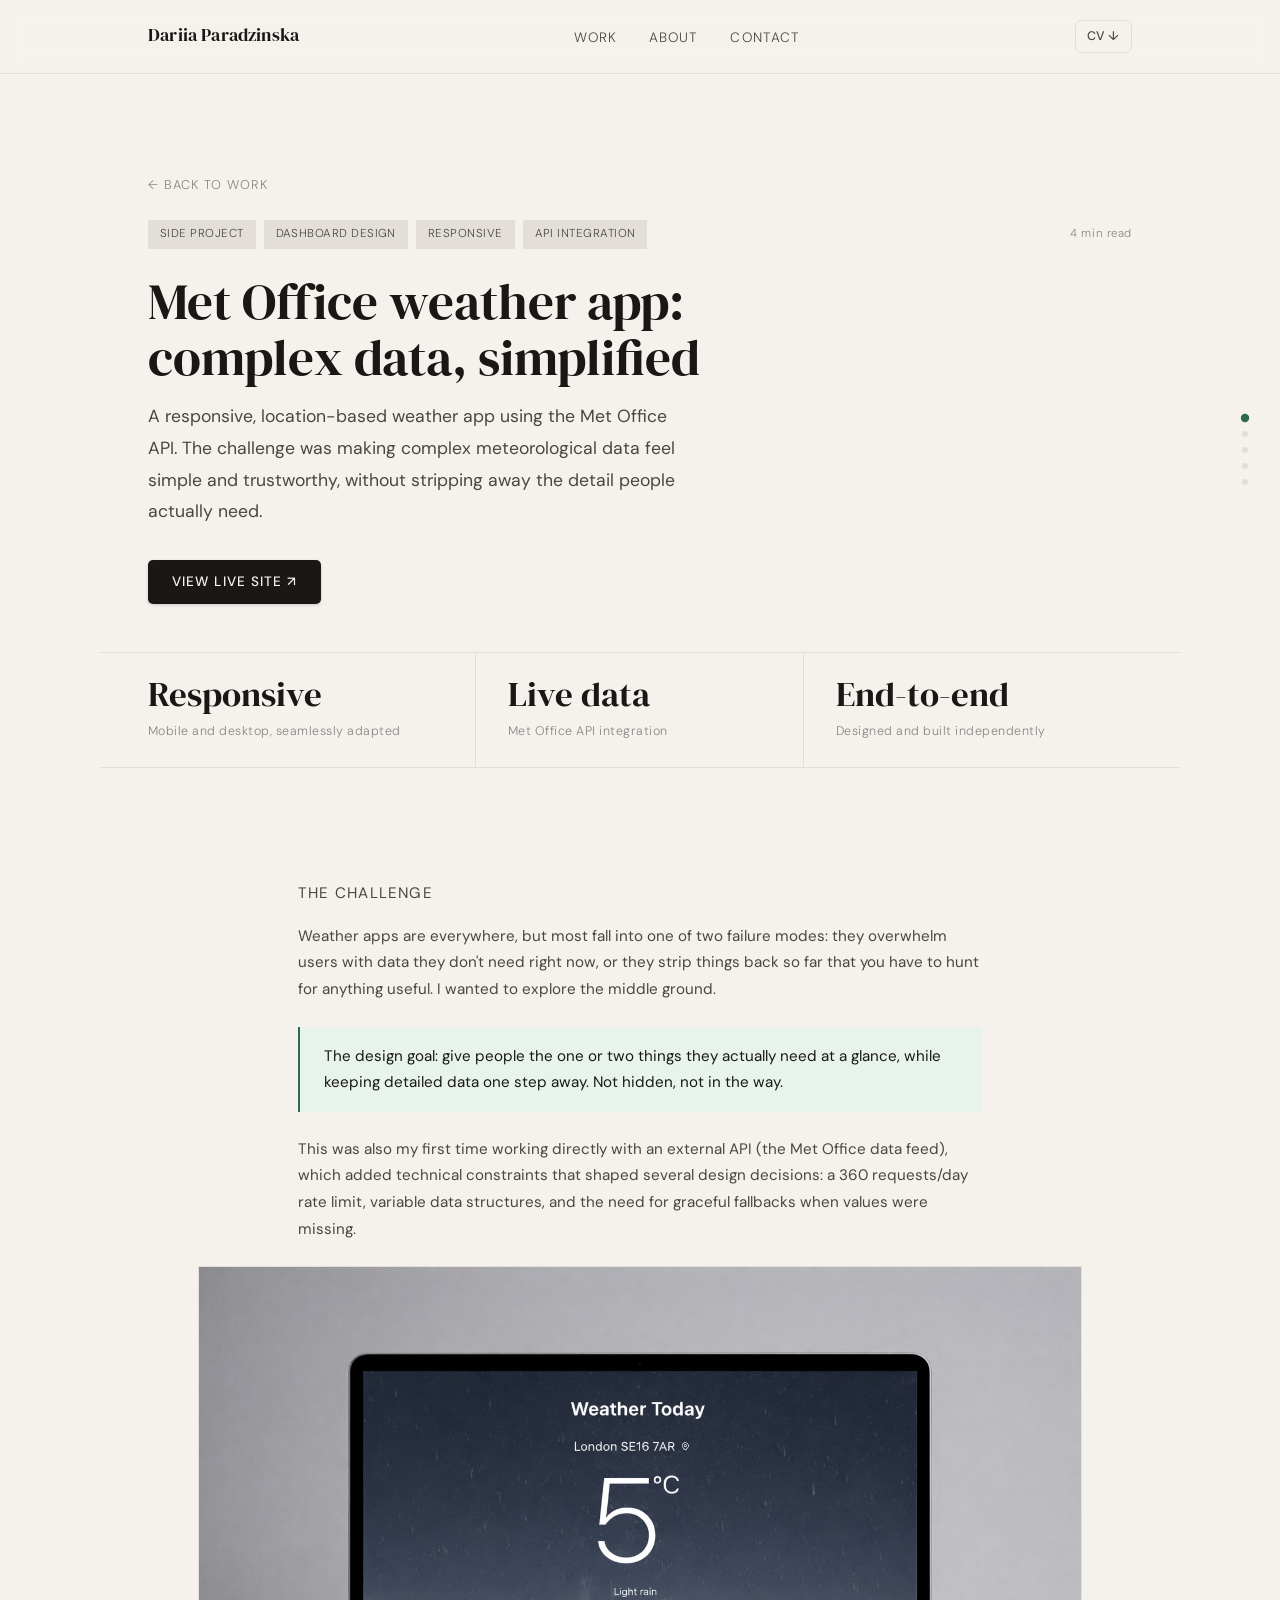
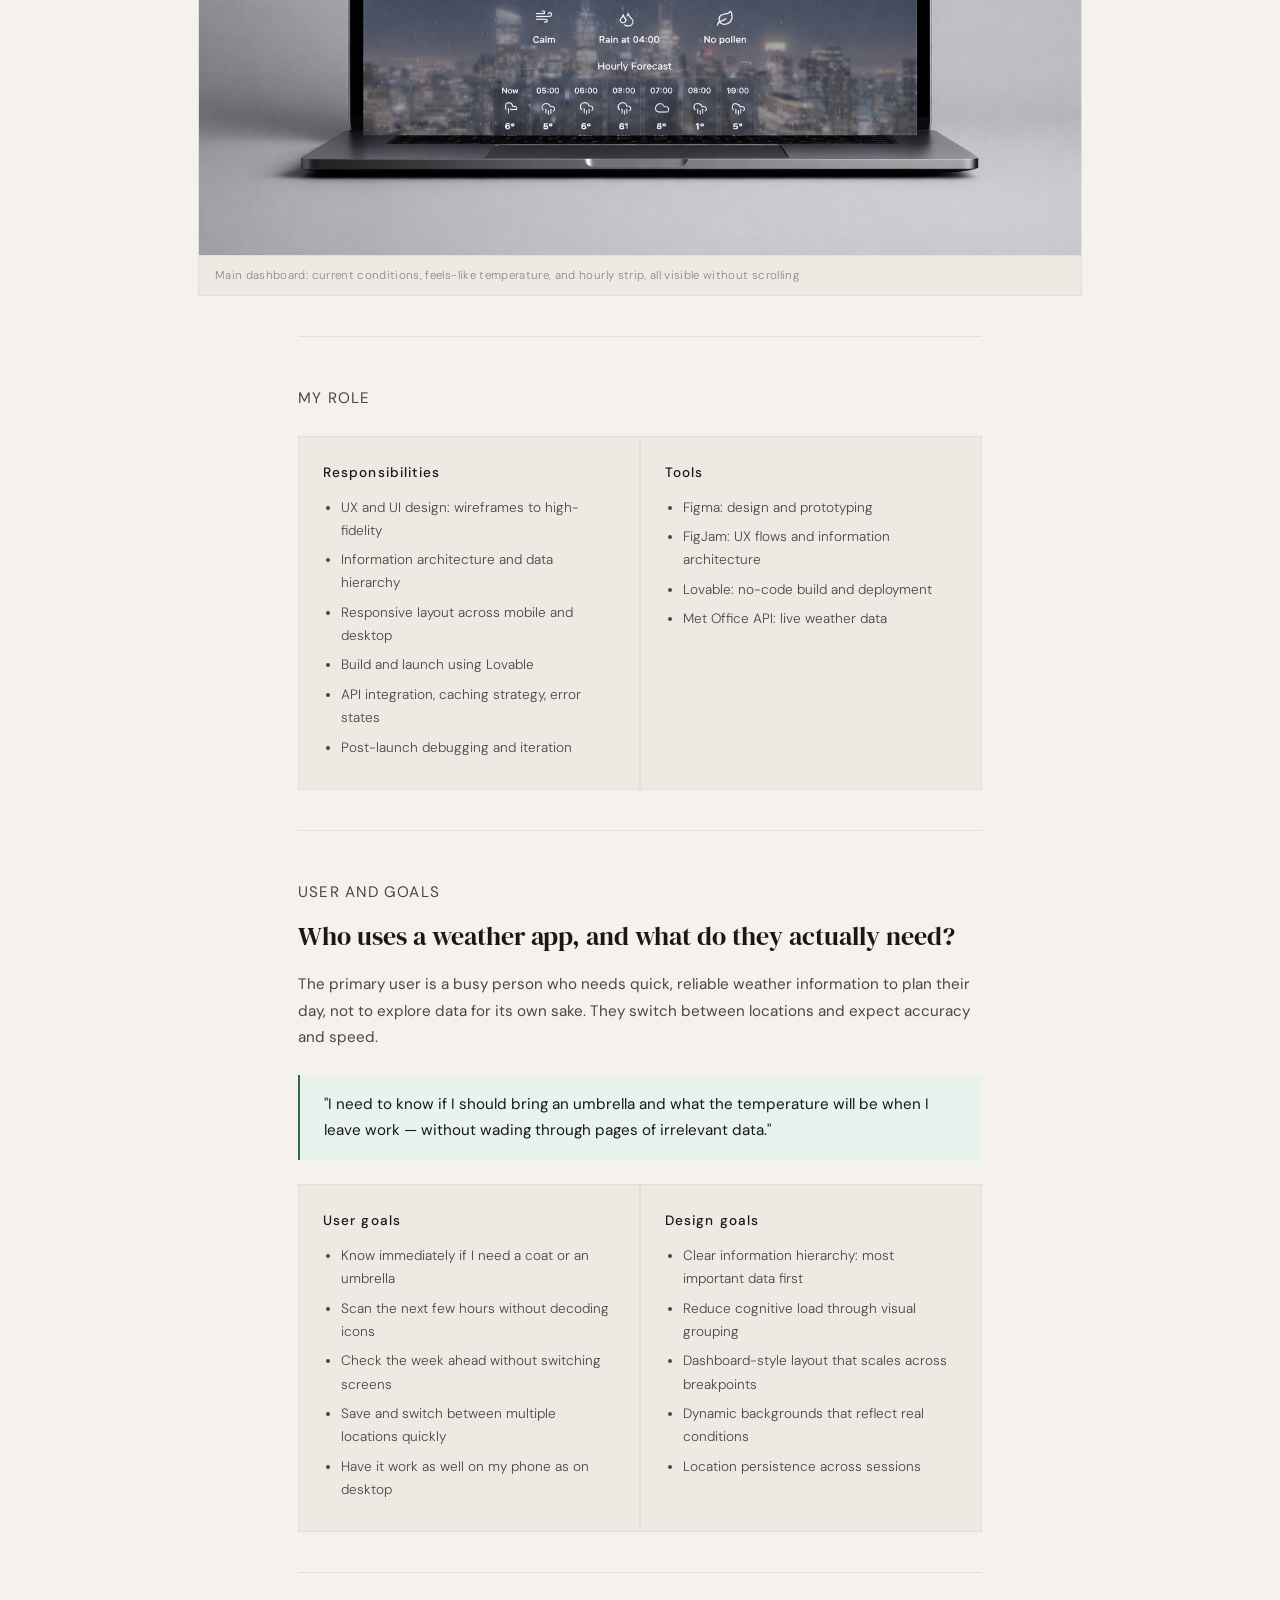
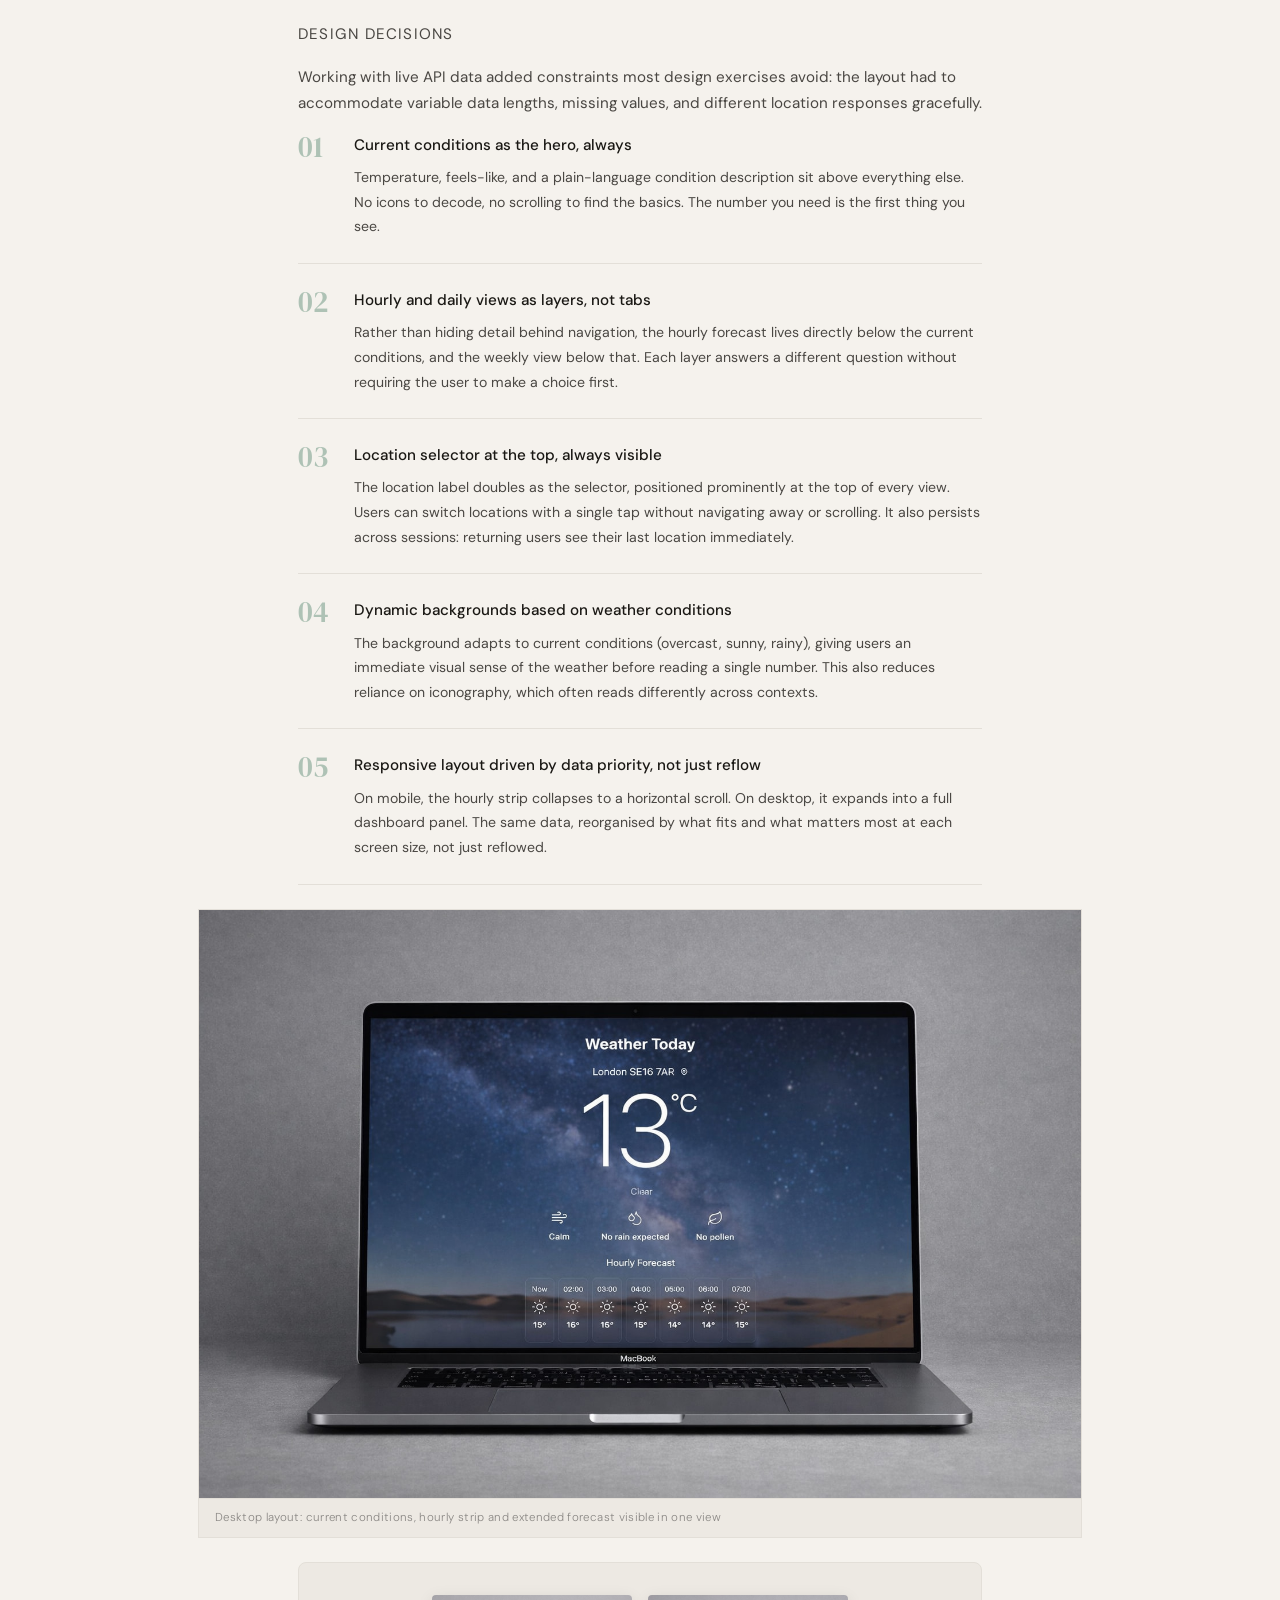
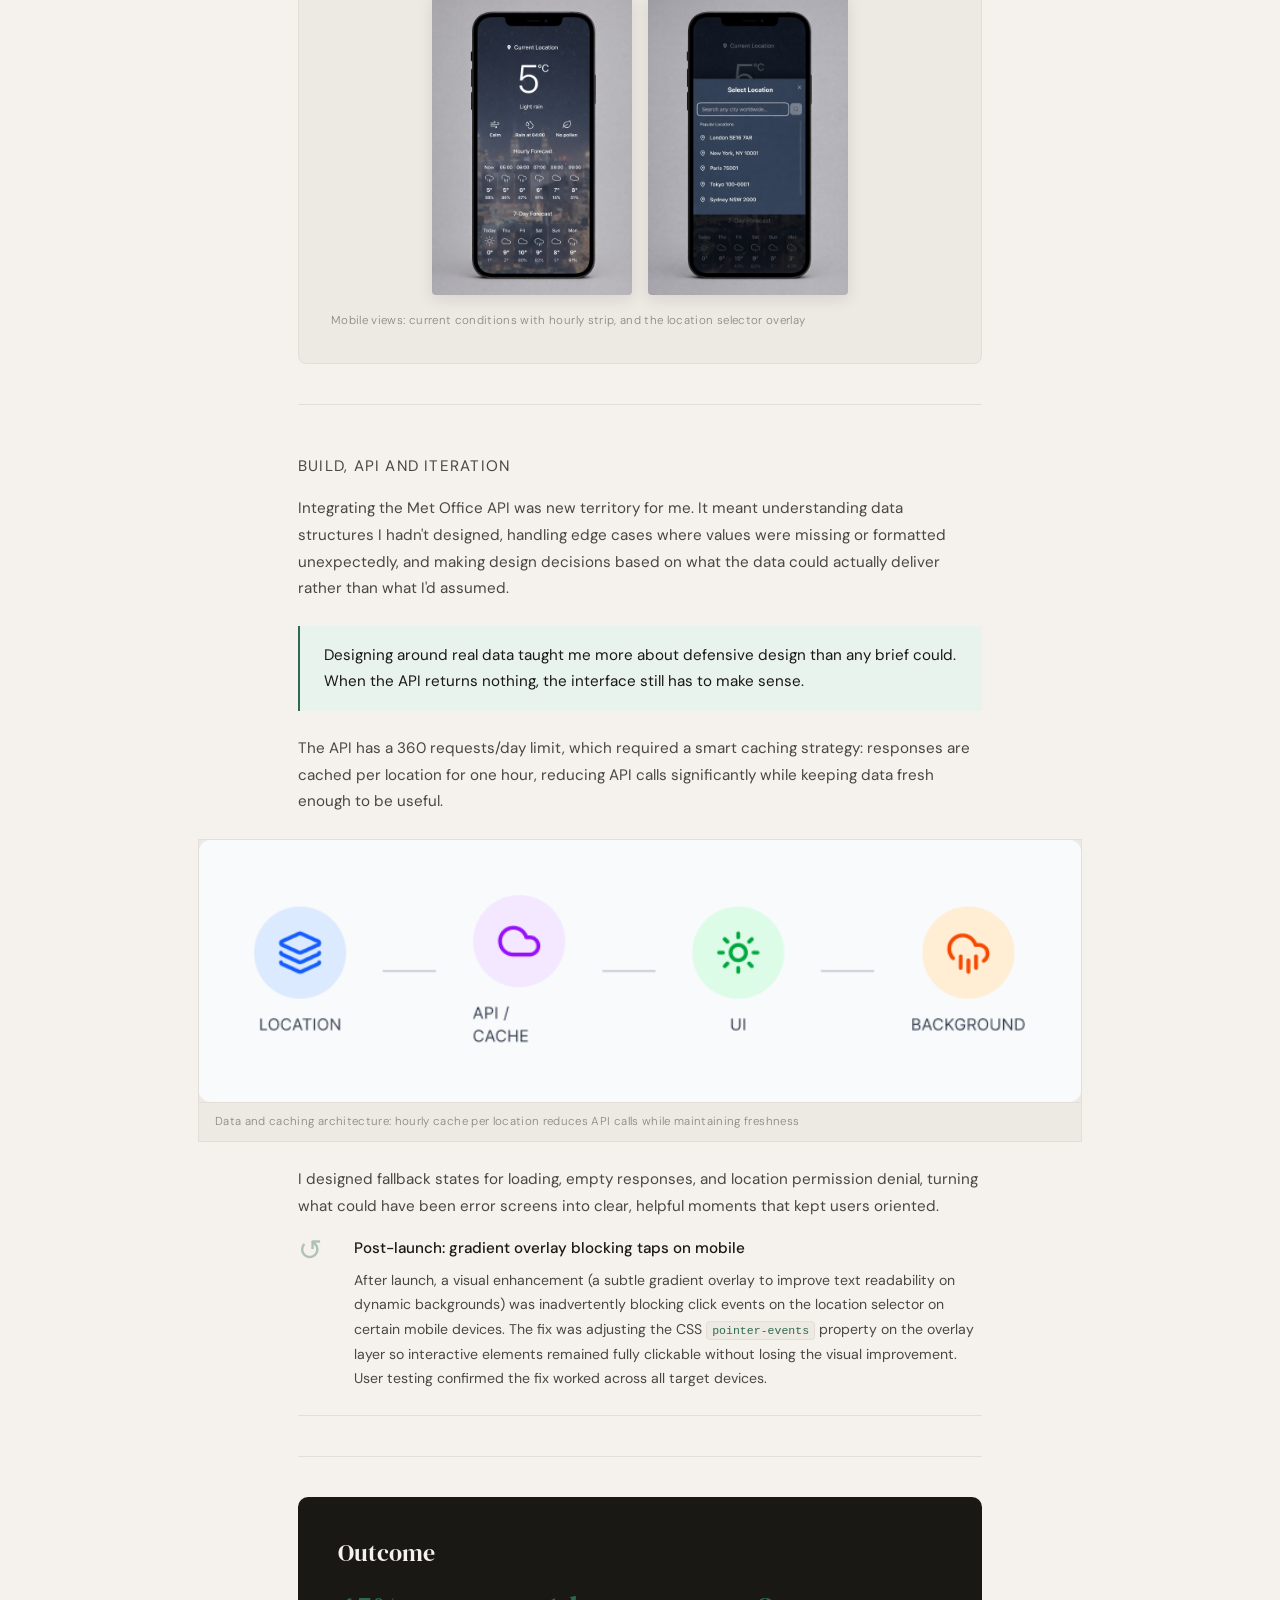
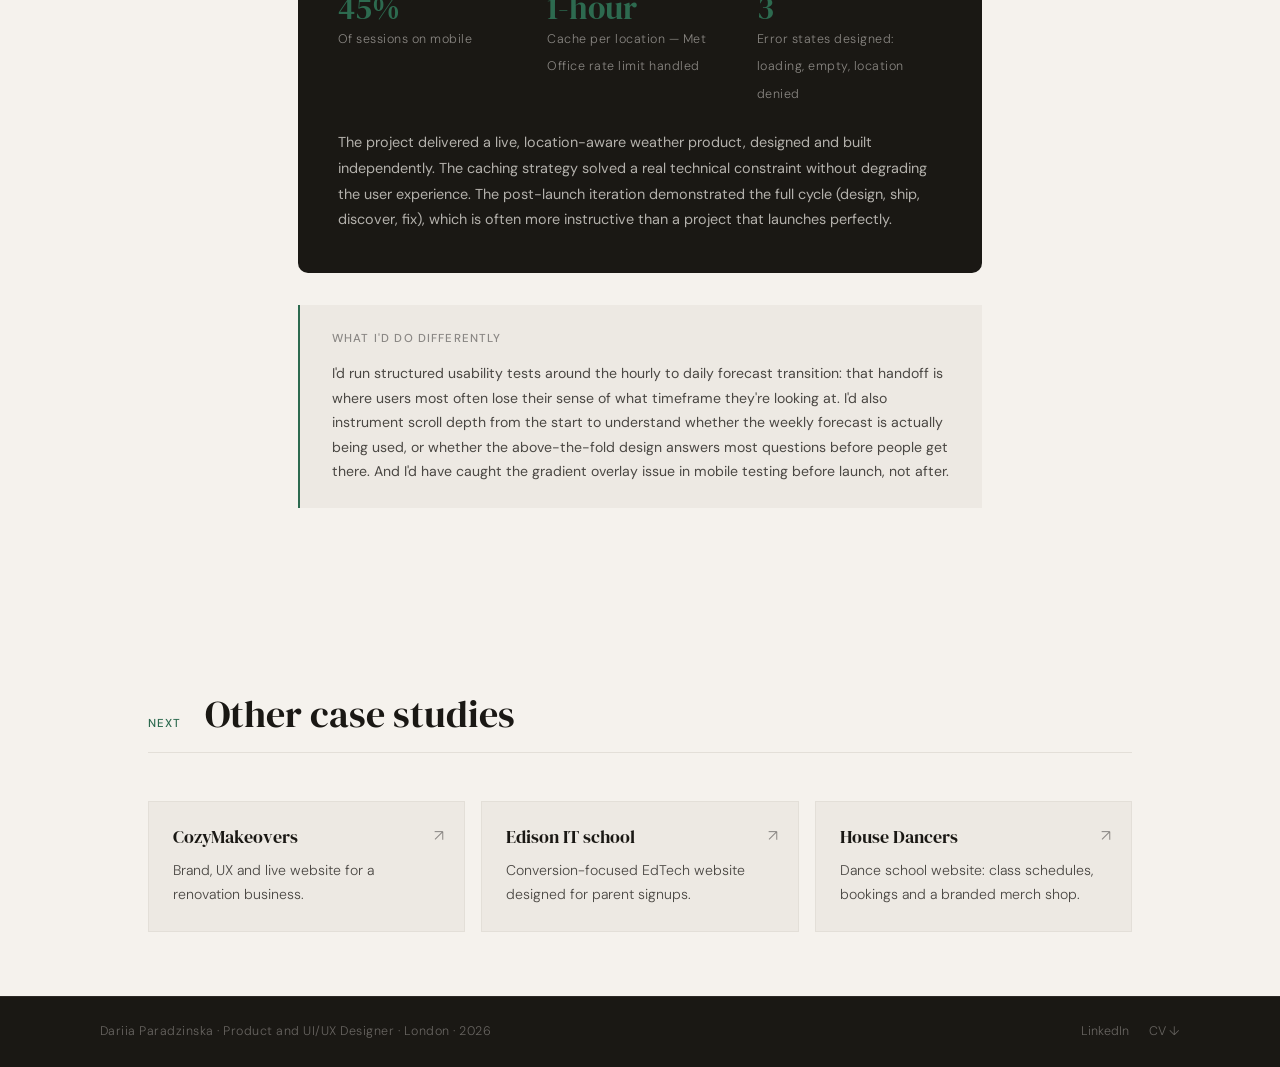
<file: projects/weather.html>
<!DOCTYPE html>
<html lang="en">
<head>
  <meta charset="UTF-8">
  <meta name="viewport" content="width=device-width, initial-scale=1.0">
  <meta name="description" content="Case study for a responsive weather forecast website using the Met Office API and designed for clarity.">
  <title>Weather forecast website · Dariia Paradzinska</title>
  <meta property="og:type" content="article">
  <meta property="og:url" content="https://dariiaparadzinska.com/projects/weather.html">
  <meta property="og:title" content="Weather forecast website · Dariia Paradzinska">
  <meta property="og:description" content="Responsive, data-rich weather dashboard using the Met Office API. Designed for clarity and built end-to-end.">
  <meta property="og:image" content="https://dariiaparadzinska.com/assets/images/weather-cover.jpg">
  <meta name="twitter:card" content="summary_large_image">
  <meta name="twitter:title" content="Weather forecast website · Dariia Paradzinska">
  <meta name="twitter:description" content="Responsive, data-rich weather dashboard using the Met Office API. Designed for clarity and built end-to-end.">
  <meta name="twitter:image" content="https://dariiaparadzinska.com/assets/images/weather-cover.jpg">
  <link rel="preload" href="../assets/fonts/DMSans-Variable.ttf" as="font" type="font/ttf" crossorigin />
  <link rel="preload" href="../assets/fonts/DMSerifDisplay-Regular.ttf" as="font" type="font/ttf" crossorigin />
  <link rel="icon" href="../assets/favicon.svg" type="image/svg+xml" />
  <link rel="stylesheet" href="../styles.css">
</head>
<body>

  <div class="nav-shell">
    <nav>
      <a href="../index.html" class="nav-name">Dariia Paradzinska</a>
      <ul class="nav-links">
        <li><a href="../index.html#work">Work</a></li>
        <li><a href="../index.html#about">About</a></li>
        <li><a href="../index.html#contact">Contact</a></li>
      </ul>
      <a href="../assets/Dariia_Paradzinska_CV.pdf" class="nav-cv" download>CV ↓</a>
      <button class="nav-burger" aria-label="Open menu" aria-expanded="false">
        <span></span><span></span><span></span>
      </button>
    </nav>
    <div class="nav-mobile-menu" aria-hidden="true">
      <a href="../index.html#work">Work</a>
      <a href="../index.html#about">About</a>
      <a href="../index.html#contact">Contact</a>
      <a href="../assets/Dariia_Paradzinska_CV.pdf" download>CV ↓</a>
    </div>
  </div>

  <main>
    <div class="cs-hero">
      <a class="cs-back" href="../index.html#work">← Back to work</a>
      <div class="cs-tags">
        <span class="cs-tag">Side project</span>
        <span class="cs-tag">Dashboard design</span>
        <span class="cs-tag">Responsive</span>
        <span class="cs-tag">API integration</span>
        <span class="cs-read-time">4 min read</span>
      </div>
      <h1>Met Office weather app: complex data, simplified</h1>
      <p class="cs-subtitle">A responsive, location-based weather app using the Met Office API. The challenge was making complex meteorological data feel simple and trustworthy, without stripping away the detail people actually need.</p>
      <div class="page-actions" style="margin-top: 1.5rem;">
        <a href="https://weather-today.lovable.app/" class="btn btn-primary" target="_blank" rel="noreferrer">View live site ↗</a>
      </div>
    </div>

    <div class="cs-metrics">
      <div class="cs-metric">
        <span class="cs-metric-val">Responsive</span>
        <span class="cs-metric-lab">Mobile and desktop, seamlessly adapted</span>
      </div>
      <div class="cs-metric">
        <span class="cs-metric-val">Live data</span>
        <span class="cs-metric-lab">Met Office API integration</span>
      </div>
      <div class="cs-metric">
        <span class="cs-metric-val">End-to-end</span>
        <span class="cs-metric-lab">Designed and built independently</span>
      </div>
    </div>

    <div class="cs-progress">
      <div class="cs-progress-dot active" data-target="cs-challenge" data-label="The challenge"></div>
      <div class="cs-progress-dot" data-target="cs-users" data-label="User"></div>
      <div class="cs-progress-dot" data-target="cs-decisions" data-label="Design decisions"></div>
      <div class="cs-progress-dot" data-target="cs-build" data-label="Build & API"></div>
      <div class="cs-progress-dot" data-target="cs-outcome" data-label="Outcome"></div>
    </div>

    <div class="cs-body">

      <p id="cs-challenge" class="cs-section-label">The challenge</p>
      <p>Weather apps are everywhere, but most fall into one of two failure modes: they overwhelm users with data they don't need right now, or they strip things back so far that you have to hunt for anything useful. I wanted to explore the middle ground.</p>
      <div class="callout">
        <p>The design goal: give people the one or two things they actually need at a glance, while keeping detailed data one step away. Not hidden, not in the way.</p>
      </div>
      <p>This was also my first time working directly with an external API (the Met Office data feed), which added technical constraints that shaped several design decisions: a 360 requests/day rate limit, variable data structures, and the need for graceful fallbacks when values were missing.</p>

      <figure class="case-study-image">
        <img src="../assets/images/weather-hero.jpg" alt="Weather forecast app showing current conditions and hourly forecast" loading="lazy">
        <figcaption>Main dashboard: current conditions, feels-like temperature, and hourly strip, all visible without scrolling</figcaption>
      </figure>

      <hr class="cs-divider">

      <p class="cs-section-label">My role</p>
      <div class="cs-two-col">
        <div class="cs-mini">
          <h4>Responsibilities</h4>
          <ul>
            <li>UX and UI design: wireframes to high-fidelity</li>
            <li>Information architecture and data hierarchy</li>
            <li>Responsive layout across mobile and desktop</li>
            <li>Build and launch using Lovable</li>
            <li>API integration, caching strategy, error states</li>
            <li>Post-launch debugging and iteration</li>
          </ul>
        </div>
        <div class="cs-mini">
          <h4>Tools</h4>
          <ul>
            <li>Figma: design and prototyping</li>
            <li>FigJam: UX flows and information architecture</li>
            <li>Lovable: no-code build and deployment</li>
            <li>Met Office API: live weather data</li>
          </ul>
        </div>
      </div>

      <hr class="cs-divider">

      <p id="cs-users" class="cs-section-label">User and goals</p>
      <h2>Who uses a weather app, and what do they actually need?</h2>
      <p>The primary user is a busy person who needs quick, reliable weather information to plan their day, not to explore data for its own sake. They switch between locations and expect accuracy and speed.</p>

      <div class="callout">
        <p>"I need to know if I should bring an umbrella and what the temperature will be when I leave work — without wading through pages of irrelevant data."</p>
      </div>

      <div class="cs-two-col">
        <div class="cs-mini">
          <h4>User goals</h4>
          <ul>
            <li>Know immediately if I need a coat or an umbrella</li>
            <li>Scan the next few hours without decoding icons</li>
            <li>Check the week ahead without switching screens</li>
            <li>Save and switch between multiple locations quickly</li>
            <li>Have it work as well on my phone as on desktop</li>
          </ul>
        </div>
        <div class="cs-mini">
          <h4>Design goals</h4>
          <ul>
            <li>Clear information hierarchy: most important data first</li>
            <li>Reduce cognitive load through visual grouping</li>
            <li>Dashboard-style layout that scales across breakpoints</li>
            <li>Dynamic backgrounds that reflect real conditions</li>
            <li>Location persistence across sessions</li>
          </ul>
        </div>
      </div>

      <hr class="cs-divider">

      <p id="cs-decisions" class="cs-section-label">Design decisions</p>
      <p>Working with live API data added constraints most design exercises avoid: the layout had to accommodate variable data lengths, missing values, and different location responses gracefully.</p>

      <div class="decision-block">
        <span class="dec-num">01</span>
        <div class="dec-content">
          <h4>Current conditions as the hero, always</h4>
          <p>Temperature, feels-like, and a plain-language condition description sit above everything else. No icons to decode, no scrolling to find the basics. The number you need is the first thing you see.</p>
        </div>
      </div>

      <div class="decision-block">
        <span class="dec-num">02</span>
        <div class="dec-content">
          <h4>Hourly and daily views as layers, not tabs</h4>
          <p>Rather than hiding detail behind navigation, the hourly forecast lives directly below the current conditions, and the weekly view below that. Each layer answers a different question without requiring the user to make a choice first.</p>
        </div>
      </div>

      <div class="decision-block">
        <span class="dec-num">03</span>
        <div class="dec-content">
          <h4>Location selector at the top, always visible</h4>
          <p>The location label doubles as the selector, positioned prominently at the top of every view. Users can switch locations with a single tap without navigating away or scrolling. It also persists across sessions: returning users see their last location immediately.</p>
        </div>
      </div>

      <div class="decision-block">
        <span class="dec-num">04</span>
        <div class="dec-content">
          <h4>Dynamic backgrounds based on weather conditions</h4>
          <p>The background adapts to current conditions (overcast, sunny, rainy), giving users an immediate visual sense of the weather before reading a single number. This also reduces reliance on iconography, which often reads differently across contexts.</p>
        </div>
      </div>

      <div class="decision-block">
        <span class="dec-num">05</span>
        <div class="dec-content">
          <h4>Responsive layout driven by data priority, not just reflow</h4>
          <p>On mobile, the hourly strip collapses to a horizontal scroll. On desktop, it expands into a full dashboard panel. The same data, reorganised by what fits and what matters most at each screen size, not just reflowed.</p>
        </div>
      </div>

      <figure class="case-study-image">
        <img src="../assets/images/weather-cover.jpg" alt="Weather forecast website shown on a laptop mockup" loading="lazy">
        <figcaption>Desktop layout: current conditions, hourly strip and extended forecast visible in one view</figcaption>
      </figure>

      <figure class="mobile-screens">
        <div class="mobile-screens-row">
          <img src="../assets/images/weather-screen-1.jpg" alt="Weather app mobile view showing current weather and hourly forecast" loading="lazy">
          <img src="../assets/images/weather-screen-2.jpg" alt="Weather app showing dynamic background and location selector" loading="lazy">
        </div>
        <figcaption>Mobile views: current conditions with hourly strip, and the location selector overlay</figcaption>
      </figure>

      <hr class="cs-divider">

      <p id="cs-build" class="cs-section-label">Build, API and iteration</p>
      <p>Integrating the Met Office API was new territory for me. It meant understanding data structures I hadn't designed, handling edge cases where values were missing or formatted unexpectedly, and making design decisions based on what the data could actually deliver rather than what I'd assumed.</p>

      <div class="callout">
        <p>Designing around real data taught me more about defensive design than any brief could. When the API returns nothing, the interface still has to make sense.</p>
      </div>

      <p>The API has a 360 requests/day limit, which required a smart caching strategy: responses are cached per location for one hour, reducing API calls significantly while keeping data fresh enough to be useful.</p>

      <figure class="case-study-image">
        <img src="../assets/images/weather-diagram.png" alt="Data architecture diagram showing API caching and location logic" loading="lazy">
        <figcaption>Data and caching architecture: hourly cache per location reduces API calls while maintaining freshness</figcaption>
      </figure>

      <p>I designed fallback states for loading, empty responses, and location permission denial, turning what could have been error screens into clear, helpful moments that kept users oriented.</p>

      <div class="decision-block">
        <span class="dec-num">↺</span>
        <div class="dec-content">
          <h4>Post-launch: gradient overlay blocking taps on mobile</h4>
          <p>After launch, a visual enhancement (a subtle gradient overlay to improve text readability on dynamic backgrounds) was inadvertently blocking click events on the location selector on certain mobile devices. The fix was adjusting the CSS <code>pointer-events</code> property on the overlay layer so interactive elements remained fully clickable without losing the visual improvement. User testing confirmed the fix worked across all target devices.</p>
        </div>
      </div>

      <hr class="cs-divider">

      <div id="cs-outcome" class="result-block">
        <h3>Outcome</h3>
        <div class="result-grid">
          <div>
            <span class="rg-val">45%</span>
            <span class="rg-lab">Of sessions on mobile</span>
          </div>
          <div>
            <span class="rg-val">1-hour</span>
            <span class="rg-lab">Cache per location — Met Office rate limit handled</span>
          </div>
          <div>
            <span class="rg-val">3</span>
            <span class="rg-lab">Error states designed: loading, empty, location denied</span>
          </div>
        </div>
        <p>The project delivered a live, location-aware weather product, designed and built independently. The caching strategy solved a real technical constraint without degrading the user experience. The post-launch iteration demonstrated the full cycle (design, ship, discover, fix), which is often more instructive than a project that launches perfectly.</p>
      </div>

      <div class="reflection-block">
        <h4>What I'd do differently</h4>
        <p>I'd run structured usability tests around the hourly to daily forecast transition: that handoff is where users most often lose their sense of what timeframe they're looking at. I'd also instrument scroll depth from the start to understand whether the weekly forecast is actually being used, or whether the above-the-fold design answers most questions before people get there. And I'd have caught the gradient overlay issue in mobile testing before launch, not after.</p>
      </div>

    </div>

    <div class="page-wrap">
      <div class="section-header">
        <span class="section-num">Next</span>
        <h2>Other case studies</h2>
      </div>
      <div class="project-nav-grid">
        <a class="project-nav-card" href="./cozymakeovers.html"><h3>CozyMakeovers</h3><p>Brand, UX and live website for a renovation business.</p></a>
        <a class="project-nav-card" href="./edison.html"><h3>Edison IT school</h3><p>Conversion-focused EdTech website designed for parent signups.</p></a>
        <a class="project-nav-card" href="./housedance.html"><h3>House Dancers</h3><p>Dance school website: class schedules, bookings and a branded merch shop.</p></a>
      </div>
    </div>
  </main>

  <footer>
    <div class="footer-inner">
      <p>Dariia Paradzinska · Product and UI/UX Designer · London · 2026</p>
      <div class="footer-links">
        <a href="https://www.linkedin.com/in/dariia-paradzinska/" target="_blank" rel="noreferrer">LinkedIn</a>
        <a href="../assets/Dariia_Paradzinska_CV.pdf" download>CV ↓</a>
      </div>
    </div>
  </footer>

  <button class="back-to-top" aria-label="Back to top">↑</button>
  <script src="../script.js"></script>
  <script>
    const dots = document.querySelectorAll('.cs-progress-dot');

    dots.forEach(dot => {
      dot.addEventListener('click', () => {
        const target = document.getElementById(dot.dataset.target);
        if (target) target.scrollIntoView({ behavior: 'smooth', block: 'start' });
      });
    });

    const updateProgress = () => {
      const scrollY = window.scrollY + window.innerHeight * 0.35;
      let active = 0;
      dots.forEach((dot, i) => {
        const target = document.getElementById(dot.dataset.target);
        if (target && target.getBoundingClientRect().top + window.scrollY <= scrollY) {
          active = i;
        }
      });
      dots.forEach((dot, i) => dot.classList.toggle('active', i === active));
    };

    window.addEventListener('scroll', updateProgress, { passive: true });
    updateProgress();
  </script>
</body>
</html>
</file>
<file: styles.css>
/*
  SELF-HOSTED FONTS — activation steps:
  1. Go to fonts.google.com, download "DM Serif Display" and "DM Sans"
  2. Extract the woff2 files and place them in assets/fonts/:
       DMSerifDisplay-Regular.woff2
       DMSerifDisplay-Italic.woff2
       DMSans[opsz,wght].woff2   (the variable font covers all weights)
  3. Delete the two Google Fonts <link> tags from index.html
  The @font-face rules below are already wired — just add the files.
*/
@font-face {
  font-family: "DM Serif Display";
  src: url("./assets/fonts/DMSerifDisplay-Regular.ttf") format("truetype");
  font-weight: 400;
  font-style: normal;
  font-display: swap;
}
@font-face {
  font-family: "DM Serif Display";
  src: url("./assets/fonts/DMSerifDisplay-Italic.ttf") format("truetype");
  font-weight: 400;
  font-style: italic;
  font-display: swap;
}
@font-face {
  font-family: "DM Sans";
  src: url("./assets/fonts/DMSans-Variable.ttf") format("truetype");
  font-weight: 100 900;
  font-style: normal;
  font-display: swap;
}

*,
*::before,
*::after {
  box-sizing: border-box;
  margin: 0;
  padding: 0;
}

:root {
  --ink: #1a1814;
  --ink-2: #4a4743;
  --ink-3: #8a8784;
  --paper: #f5f2ed;
  --paper-2: #ede9e3;
  --paper-3: #e3dfd8;
  --accent: #2d6a4f;
  --accent-light: #e8f3ee;
  --serif: "DM Serif Display", Georgia, serif;
  --sans: "DM Sans", system-ui, sans-serif;
  --max: 1080px;
  --gap: clamp(1.5rem, 4vw, 3rem);
}

html {
  scroll-behavior: smooth;
}

/* Focus styles — keyboard navigation */
:focus-visible {
  outline: 2px solid var(--accent);
  outline-offset: 3px;
  border-radius: 3px;
}
:focus:not(:focus-visible) {
  outline: none;
}

body {
  font-family: var(--sans);
  background: var(--paper);
  color: var(--ink);
  font-size: 16px;
  line-height: 1.7;
  font-weight: 300;
  overflow-x: hidden;
}

.skip-link {
  position: absolute;
  top: -100%;
  left: 1rem;
  background: var(--ink);
  color: var(--paper);
  padding: 0.5rem 1rem;
  border-radius: 4px;
  font-size: 0.875rem;
  font-weight: 500;
  z-index: 9999;
  text-decoration: none;
  transition: top 0.1s;
}
.skip-link:focus {
  top: 1rem;
}

a {
  color: inherit;
}
img {
  max-width: 100%;
  display: block;
}
code {
  font-family: "Courier New", Courier, monospace;
  font-size: 0.82em;
  background: var(--paper-2);
  border: 1px solid var(--paper-3);
  border-radius: 4px;
  padding: 0.15em 0.45em;
  color: var(--accent);
}

.nav-shell {
  position: sticky;
  top: 0;
  z-index: 100;
  backdrop-filter: blur(12px);
  background: rgba(245, 242, 237, 0.85);
  border-bottom: 1px solid var(--paper-3);
}

nav {
  max-width: var(--max);
  margin: 0 auto;
  padding: 1.25rem var(--gap);
  display: flex;
  justify-content: space-between;
  align-items: center;
  gap: 1rem;
}

.nav-name {
  font-family: var(--serif);
  font-size: 1.1rem;
  color: var(--ink);
  text-decoration: none;
  letter-spacing: 0.01em;
}

.nav-links {
  display: flex;
  gap: 2rem;
  list-style: none;
}

.nav-links a {
  font-size: 0.85rem;
  color: var(--ink-2);
  text-decoration: none;
  letter-spacing: 0.08em;
  text-transform: uppercase;
  transition: color 0.2s;
}

.nav-links a:hover,
.nav-links a[aria-current="page"],
.nav-links a.active {
  color: var(--ink);
  font-weight: 500;
}

.nav-cv {
  font-size: 0.78rem;
  font-weight: 500;
  color: var(--ink-2);
  text-decoration: none;
  letter-spacing: 0.04em;
  text-transform: uppercase;
  border: 1px solid var(--paper-3);
  border-radius: 6px;
  padding: 0.3rem 0.7rem;
  transition:
    color 0.2s,
    border-color 0.2s;
  white-space: nowrap;
}
.nav-cv:hover {
  color: var(--accent);
  border-color: var(--accent);
}

/* Hamburger button */
.nav-burger {
  display: none;
  flex-direction: column;
  justify-content: center;
  gap: 5px;
  width: 32px;
  height: 32px;
  background: none;
  border: none;
  cursor: pointer;
  padding: 4px;
}

.nav-burger span {
  display: block;
  width: 100%;
  height: 1.5px;
  background: var(--ink);
  transition:
    transform 0.22s ease,
    opacity 0.22s ease;
  transform-origin: center;
}

.nav-burger.open span:nth-child(1) {
  transform: translateY(6.5px) rotate(45deg);
}
.nav-burger.open span:nth-child(2) {
  opacity: 0;
}
.nav-burger.open span:nth-child(3) {
  transform: translateY(-6.5px) rotate(-45deg);
}

/* Mobile nav menu */
.nav-mobile-menu {
  display: none;
  flex-direction: column;
  background: rgba(245, 242, 237, 0.98);
  border-top: 1px solid var(--paper-3);
  padding: 1rem var(--gap) 1.5rem;
  gap: 0;
}

.nav-mobile-menu.open {
  display: flex;
}

.nav-mobile-menu a {
  font-size: 1rem;
  color: var(--ink-2);
  text-decoration: none;
  text-transform: uppercase;
  letter-spacing: 0.08em;
  padding: 0.75rem 0;
  border-bottom: 1px solid var(--paper-3);
  transition: color 0.2s;
}

.nav-mobile-menu a:last-child {
  border-bottom: none;
}
.nav-mobile-menu a:hover {
  color: var(--accent);
}

/* Full-width hero wrapper — holds dot grid + cursor glow */
.hero-section {
  max-width: none;
  width: 100%;
  padding-left: 0;
  padding-right: 0;
  position: relative;
  overflow: hidden;
  background-image: radial-gradient(
    circle,
    var(--paper-3) 1px,
    transparent 1px
  );
  background-size: 28px 28px;
}

.hero {
  display: grid;
  grid-template-columns: 1.3fr 1fr;
  max-width: var(--max);
  margin: 0 auto;
  padding: 3rem var(--gap) 3.5rem;
  gap: 4rem;
  align-items: start;
  position: relative;
  z-index: 1;
}

/* Gradient fade from dot grid into the page */
.hero-section::after {
  content: "";
  position: absolute;
  bottom: 0;
  left: 0;
  right: 0;
  height: 100px;
  background: linear-gradient(to bottom, transparent, var(--paper));
  pointer-events: none;
  z-index: 0;
}

.hero-label,
.section-num,
.page-kicker,
.cs-section-label {
  font-size: 0.72rem;
  letter-spacing: 0.08em;
  text-transform: uppercase;
  color: var(--accent);
  font-weight: 500;
}

.hero-label {
  margin-bottom: 1.25rem;
  display: flex;
  align-items: center;
  gap: 0.5rem;
}

.hero-label::before {
  content: "";
  display: inline-block;
  width: 24px;
  height: 1px;
  background: var(--accent);
}

h1,
h2,
h3 {
  font-family: var(--serif);
  font-weight: 400;
  color: var(--ink);
}

h1 {
  font-size: clamp(2.8rem, 5vw, 4.2rem);
  line-height: 1.1;
  margin-bottom: 1.5rem;
}

h1 em {
  font-style: italic;
  color: var(--accent);
}

.hero-desc,
.page-intro,
.work-card p,
.about-right p,
.contact-left p,
.cs-body p,
.cs-mini ul li,
.dec-content p,
.result-block p,
.reflection-block p,
.note {
  color: var(--ink-2);
}

.hero-desc {
  font-size: 1rem;
  font-weight: 400;
  max-width: 460px;
  margin-bottom: 2.5rem;
  line-height: 1.8;
}

.hero-actions,
.page-actions {
  display: flex;
  gap: 1rem;
  flex-wrap: wrap;
  align-items: center;
}

.btn {
  display: inline-block;
  padding: 0.65rem 1.5rem;
  font-family: var(--sans);
  font-size: 0.85rem;
  font-weight: 500;
  letter-spacing: 0.08em;
  text-transform: uppercase;
  text-decoration: none;
  border-radius: 5px;
  transition:
    background 0.2s,
    color 0.2s,
    border-color 0.2s,
    box-shadow 0.2s,
    transform 0.15s;
  cursor: pointer;
  border: none;
}

.btn-primary {
  background: var(--ink);
  color: var(--paper);
  box-shadow: 0 1px 3px rgba(26, 24, 20, 0.18);
}
.btn-primary:hover {
  background: var(--accent);
  box-shadow: 0 4px 16px rgba(45, 106, 79, 0.28);
  transform: translateY(-1px);
}
.btn-primary:active {
  transform: translateY(0);
  box-shadow: 0 1px 3px rgba(26, 24, 20, 0.18);
}

.btn-ghost {
  background: transparent;
  color: var(--ink-2);
  border: 1px solid var(--paper-3);
}
.btn-ghost:hover {
  border-color: var(--ink);
  color: var(--ink);
  background: var(--paper-2);
  transform: translateY(-1px);
}
.btn-ghost:active {
  transform: translateY(0);
  background: var(--paper-3);
}

/* Cursor glow is injected into .hero-section by JS */

/* Cursor glow */
.cursor-glow {
  position: absolute;
  width: 340px;
  height: 340px;
  border-radius: 50%;
  background: radial-gradient(
    circle,
    rgba(120, 170, 140, 0.13),
    transparent 65%
  );
  pointer-events: none;
  transform: translate(-50%, -50%);
  z-index: 0;
  opacity: 0;
  transition: opacity 0.4s ease;
}

/* Tools ticker */
.tools-ticker {
  overflow: hidden;
  width: 100%;
  border: 1px solid var(--paper-3);
  border-radius: 8px;
  background: var(--paper-2);
  padding: 0.65rem 0;
  -webkit-mask-image: linear-gradient(
    to right,
    transparent,
    black 12%,
    black 88%,
    transparent
  );
  mask-image: linear-gradient(
    to right,
    transparent,
    black 12%,
    black 88%,
    transparent
  );
}
.tools-ticker-track {
  display: flex;
  align-items: center;
  gap: 1rem;
  width: max-content;
  animation: tickerScroll 22s linear infinite;
}
.tools-ticker-track span {
  font-size: 0.72rem;
  color: var(--ink-2);
  white-space: nowrap;
  letter-spacing: 0.04em;
}
.tools-ticker-track .t-dot {
  color: var(--accent);
  font-weight: 700;
  font-size: 0.9rem;
}
@keyframes tickerScroll {
  from {
    transform: translateX(0);
  }
  to {
    transform: translateX(-50%);
  }
}

/* Reduced motion */
@media (prefers-reduced-motion: reduce) {
  .tools-ticker-track {
    animation: none;
  }
}

.hero-right {
  display: flex;
  flex-direction: column;
  gap: 1rem;
  position: relative;
  z-index: 1;
  min-width: 0;
  margin-top: 2.5rem;
}
.hero-card {
  background: var(--paper-2);
  border: 1px solid var(--paper-3);
  border-radius: 14px;
  padding: 1.5rem;
  display: flex;
  flex-direction: column;
  gap: 1.25rem;
  will-change: transform;
  transform-style: preserve-3d;
  transition:
    transform 0.7s cubic-bezier(0.23, 1, 0.32, 1),
    box-shadow 0.7s cubic-bezier(0.23, 1, 0.32, 1);
}
.hero-card:hover {
  box-shadow: 0 20px 60px rgba(26, 24, 20, 0.1);
}

.hero-left {
  position: relative;
  z-index: 1;
}

/* Stats block */
.hero-stats-block {
  display: flex;
  flex-direction: column;
  gap: 0;
  padding-bottom: 1.1rem;
  border-bottom: 1px solid var(--paper-3);
}

.hero-stat-item {
  padding: 1rem 0;
  display: flex;
  flex-direction: column;
  gap: 0.4rem;
}

.hero-stat-item + .hero-stat-item {
  border-top: 1px solid var(--paper-3);
}

/* Skill cards */
.skill-cards {
  display: grid;
  grid-template-columns: 1fr 1fr;
  gap: 6px;
}

.skill-card {
  background: var(--paper);
  border: 1px solid var(--paper-3);
  border-radius: 10px;
  padding: 12px 14px;
  transition:
    border-color 0.2s,
    box-shadow 0.2s;
}

.skill-card:hover {
  border-color: var(--ink-3);
  box-shadow: 0 2px 10px rgba(26, 24, 20, 0.06);
}

.skill-icon {
  font-size: 16px;
  color: var(--ink);
  display: block;
  margin-bottom: 7px;
  line-height: 1;
}

.skill-title {
  font-size: 0.78rem;
  font-weight: 500;
  color: var(--ink);
  margin-bottom: 3px;
}

.skill-desc {
  font-size: 0.65rem;
  color: var(--ink-3);
  line-height: 1.5;
  margin: 0;
}

/* Shared small tokens */
.stat-num,
.cs-metric-val,
.rg-val {
  font-family: var(--serif);
  color: var(--ink);
  line-height: 1;
}
.stat-num {
  font-size: 2.2rem;
}
.stat-label,
.cs-metric-lab,
.rg-lab,
.wm-lab,
.contact-link-label,
footer p {
  font-size: 0.78rem;
  color: var(--ink-3);
  letter-spacing: 0.04em;
}

.card-img-placeholder,
.cs-mini,
.avail-card,
.project-nav-card {
  background: var(--paper-2);
  border: 1px solid var(--paper-3);
}

.tool-tag,
.cs-tag {
  font-size: 0.72rem;
  padding: 0.3rem 0.75rem;
  background: var(--paper-3);
  color: var(--ink-2);
  letter-spacing: 0.04em;
  text-transform: uppercase;
}

/* Work tags — dot prefix style (Linear/Raycast) */
.work-tag {
  display: inline-flex;
  align-items: center;
  gap: 5px;
  font-size: 0.68rem;
  font-weight: 400;
  color: var(--ink-2);
  background: var(--paper-2);
  border: 1px solid var(--paper-3);
  padding: 4px 10px;
  border-radius: 20px;
  letter-spacing: 0.01em;
  text-transform: none;
}

.work-tag-dot {
  width: 5px;
  height: 5px;
  border-radius: 50%;
  background: var(--ink-3);
  flex-shrink: 0;
}

.work-tag-dot.accent {
  background: var(--accent);
}

section,
.about-inner,
.contact-inner,
.cs-hero,
.cs-body,
.page-wrap {
  max-width: var(--max);
  margin: 0 auto;
  padding-left: var(--gap);
  padding-right: var(--gap);
}

section {
  padding-top: 5rem;
  padding-bottom: 5rem;
}
.page-wrap {
  padding-top: 6rem;
  padding-bottom: 4rem;
}

.section-header {
  display: flex;
  align-items: baseline;
  gap: 1.5rem;
  margin-bottom: 3rem;
  border-bottom: 1px solid var(--paper-3);
  padding-bottom: 1rem;
}

h2 {
  font-size: clamp(1.8rem, 3vw, 2.5rem);
  line-height: 1.15;
}

h3 {
  font-size: 1.05rem;
  line-height: 1.3;
}

.work-grid {
  display: flex;
  flex-direction: column;
  gap: 3px;
  background: var(--paper-3);
  border: 3px solid var(--paper-3);
  border-radius: 10px;
  overflow: hidden;
}

.work-card {
  background: var(--paper);
  display: flex;
  flex-direction: column;
  text-decoration: none;
  color: inherit;
  position: relative;
  overflow: hidden;
  transition:
    transform 0.2s ease,
    box-shadow 0.2s ease;
}

.work-card:hover {
  transform: translateY(-2px);
  box-shadow:
    0 8px 28px rgba(26, 24, 20, 0.11),
    0 2px 6px rgba(26, 24, 20, 0.06);
  z-index: 1;
}

.card-img-placeholder {
  display: flex;
  flex-direction: column;
  align-items: center;
  justify-content: center;
  gap: 0.4rem;
  padding: 2rem;
  text-align: center;
  min-height: 220px;
  border-bottom: 1.5px solid var(--paper-3);
}

.card-img-wrap {
  position: relative;
  overflow: hidden;
  border-bottom: 1.5px solid var(--paper-3);
  flex-shrink: 0;
}

.card-img {
  width: 100%;
  aspect-ratio: 16 / 9;
  height: auto;
  object-fit: cover;
  object-position: top;
  display: block;
  transition: transform 0.5s ease;
}

.work-card:hover .card-img {
  transform: scale(1.04);
}

/* Hover overlay */
.card-overlay {
  position: absolute;
  inset: 0;
  background: rgba(26, 24, 20, 0.58);
  display: flex;
  align-items: center;
  justify-content: center;
  opacity: 0;
  transition: opacity 0.35s ease;
  pointer-events: none;
}
.card-overlay span {
  color: var(--paper);
  font-size: 0.75rem;
  font-weight: 500;
  letter-spacing: 0.12em;
  text-transform: uppercase;
  transform: translateY(6px);
  transition: transform 0.35s ease;
}
.work-card:hover .card-overlay {
  opacity: 1;
}
.work-card:hover .card-overlay span {
  transform: translateY(0);
}

/* Featured full-width card */
.work-card-featured {
  display: grid;
  grid-template-columns: 1.3fr 1fr;
}
.work-card-featured .card-img-wrap {
  border-bottom: none;
  border-right: 1.5px solid var(--paper-3);
}
.work-card-featured .card-img {
  aspect-ratio: unset;
  height: 100%;
  min-height: 380px;
  object-position: center;
}
.work-card-featured:hover {
  transform: none;
  box-shadow: 0 8px 32px rgba(26, 24, 20, 0.1);
}
.work-card-featured .work-card-body {
  padding: 2rem 2.25rem;
}
.work-card-featured h3 {
  font-size: 1.65rem;
}

/* Sub-grid: 3 smaller cards */
.work-grid-small {
  display: grid;
  grid-template-columns: 1fr 1fr 1fr;
  gap: 3px;
  background: var(--paper-3);
}

/* Stack metrics vertically inside the 3 smaller cards */
.work-grid-small .work-metric {
  flex-direction: column;
  gap: 0.55rem;
}

/* Project-type kicker above h3 */
.work-kicker {
  font-size: 0.68rem;
  font-weight: 500;
  letter-spacing: 0.1em;
  text-transform: uppercase;
  color: var(--accent);
  margin-bottom: -0.1rem;
}

.card-img-placeholder span {
  font-size: 0.8rem;
  color: var(--ink-3);
}
.card-img-hint {
  font-size: 0.7rem !important;
  color: #b6b1ab !important;
  font-family: monospace;
}

.work-card-body {
  padding: 1.5rem 1.75rem;
  display: flex;
  flex-direction: column;
  gap: 0.85rem;
  flex: 1;
}

.work-card-top {
  display: flex;
  justify-content: space-between;
  align-items: flex-start;
}

.work-tags {
  display: flex;
  gap: 0.4rem;
  flex-wrap: wrap;
}
.work-card-aside {
  display: flex;
  flex-direction: column;
  align-items: flex-end;
  gap: 0.2rem;
  flex-shrink: 0;
}
.work-year {
  font-size: 0.68rem;
  color: var(--ink-3);
  letter-spacing: 0.06em;
  line-height: 1;
}
.work-arrow {
  font-size: 1.4rem;
  color: var(--ink-3);
  transition:
    transform 0.2s,
    color 0.2s;
  flex-shrink: 0;
  line-height: 1;
}
.work-card:hover .work-arrow {
  transform: translate(3px, -3px);
  color: var(--accent);
}
.work-card h3 {
  font-size: 1.35rem;
  line-height: 1.25;
}
.work-card p {
  font-size: 0.88rem;
  font-weight: 400;
  line-height: 1.7;
}
.work-metric {
  display: flex;
  gap: 1.25rem;
  flex-wrap: wrap;
  margin-top: auto;
  padding-top: 1rem;
  border-top: 1px solid var(--paper-3);
}
.wm-val {
  font-family: var(--serif);
  font-size: 1.2rem;
  color: var(--accent);
  display: block;
}
.wm-lab {
  display: block;
  font-size: 0.7rem;
  color: var(--ink-3);
  font-weight: 400;
  margin-top: 0.1rem;
}

.about-section {
  background: var(--paper-2);
  /* Override the generic section rule — about uses full-width background */
  max-width: none;
  width: 100%;
  padding-left: 0;
  padding-right: 0;
  padding-top: 0;
  padding-bottom: 0;
}
.about-grid {
  display: grid;
  grid-template-columns: 1.6fr 1fr;
  gap: 4rem;
  align-items: start;
}
.about-inner {
  padding-top: 5rem;
  padding-bottom: 5rem;
}
.about-lead {
  font-family: var(--serif);
  font-size: 1.2rem;
  color: var(--ink);
  line-height: 1.55;
  margin-bottom: 1rem;
  font-weight: 400;
  max-width: 540px;
}
.about-p {
  font-size: 0.9rem;
  font-weight: 400;
  color: var(--ink-2);
  line-height: 1.75;
  margin-bottom: 0.85rem;
  max-width: 540px;
}
.about-p:last-child {
  margin-bottom: 0;
}
.about-right {
  display: flex;
  flex-direction: column;
  gap: 0.75rem;
  min-width: 0;
}

.about-currently {
  font-size: 0.72rem;
  color: var(--ink-3);
  letter-spacing: 0.04em;
  padding: 0 0.25rem;
  margin-top: -0.25rem;
}
.skill-cards-vertical {
  display: grid;
  grid-template-columns: 1fr 1fr;
  gap: 6px;
}
.skill-cards-vertical .skill-card {
  display: flex;
  flex-direction: column;
  align-items: flex-start;
  gap: 0.35rem;
  padding: 0.75rem;
  opacity: 0;
  transform: translateY(14px);
  transition:
    opacity 0.45s ease,
    transform 0.45s ease,
    border-color 0.2s,
    box-shadow 0.2s;
}
.about-right.visible .skill-cards-vertical .skill-card:nth-child(1) {
  opacity: 1;
  transform: translateY(0);
  transition-delay: 0.1s;
}
.about-right.visible .skill-cards-vertical .skill-card:nth-child(2) {
  opacity: 1;
  transform: translateY(0);
  transition-delay: 0.2s;
}
.about-right.visible .skill-cards-vertical .skill-card:nth-child(3) {
  opacity: 1;
  transform: translateY(0);
  transition-delay: 0.3s;
}
.about-right.visible .skill-cards-vertical .skill-card:nth-child(4) {
  opacity: 1;
  transform: translateY(0);
  transition-delay: 0.4s;
}
.about-right.visible .skill-cards-vertical .skill-card:hover {
  transform: translateY(-3px);
  transition-delay: 0s;
  border-color: var(--paper-3);
  box-shadow: 0 8px 24px rgba(26, 24, 20, 0.1);
}
@media (prefers-reduced-motion: reduce) {
  .skill-cards-vertical .skill-card {
    opacity: 1;
    transform: none;
    transition:
      border-color 0.2s,
      box-shadow 0.2s;
  }
}

.skill-cards-vertical .skill-card-header {
  display: flex;
  flex-direction: column;
  gap: 0.2rem;
}
.skill-cards-vertical .skill-icon {
  font-size: 18px;
  width: auto;
  height: auto;
  margin-top: 0;
  margin-bottom: 0.15rem;
}

.contact-section {
  background: var(--ink);
  padding-top: clamp(4rem, 7vw, 7rem);
  padding-bottom: clamp(4rem, 7vw, 7rem);
  padding-left: 0;
  padding-right: 0;
  max-width: none;
  width: 100%;
}

/* Work subheading */
#work {
  padding-top: 2.5rem;
}
#work .section-header {
  margin-bottom: 0.5rem;
}
.work-subhead {
  font-size: 0.88rem;
  font-weight: 400;
  color: var(--ink-3);
  margin-bottom: 2.5rem;
}

/* Back to top */
.back-to-top {
  position: fixed;
  bottom: 2rem;
  right: 2rem;
  width: 40px;
  height: 40px;
  border-radius: 50%;
  background: var(--ink);
  color: var(--paper);
  border: none;
  cursor: pointer;
  font-size: 1rem;
  display: flex;
  align-items: center;
  justify-content: center;
  opacity: 0;
  transform: translateY(8px);
  transition:
    opacity 0.3s ease,
    transform 0.3s ease,
    background 0.2s;
  z-index: 200;
  pointer-events: none;
}
.back-to-top.visible {
  opacity: 1;
  transform: translateY(0);
  pointer-events: auto;
}
.back-to-top:hover {
  background: var(--accent);
}

.contact-wrap {
  display: grid;
  grid-template-columns: 1.6fr 1fr;
  gap: clamp(3rem, 6vw, 6rem);
  align-items: start;
  max-width: var(--max);
  margin: 0 auto;
  padding-left: var(--gap);
  padding-right: var(--gap);
}

.contact-main {
  padding: 0;
  display: flex;
  flex-direction: column;
  justify-content: flex-start;
}

.contact-kicker {
  font-size: 0.72rem;
  letter-spacing: 0.08em;
  text-transform: uppercase;
  color: rgba(245, 242, 237, 0.35);
  font-weight: 500;
  margin-bottom: 0.85rem;
  display: flex;
  align-items: center;
  gap: 0.5rem;
}
.contact-kicker::before {
  content: "";
  display: inline-block;
  width: 16px;
  height: 1px;
  background: var(--accent);
}

.contact-heading {
  font-family: var(--serif);
  font-size: clamp(2.2rem, 4vw, 3.2rem);
  font-weight: 400;
  color: #f5f2ed;
  line-height: 1.15;
  margin-bottom: 0.85rem;
}

.contact-desc {
  font-size: 0.88rem;
  font-weight: 400;
  color: rgba(245, 242, 237, 0.65);
  line-height: 1.75;
  margin-bottom: 0.6rem;
  max-width: 500px;
}

.contact-trust {
  font-size: 0.82rem;
  color: rgba(245, 242, 237, 0.38);
  line-height: 1.65;
  margin-bottom: 1.75rem;
}

.contact-avail {
  width: fit-content;
  margin-bottom: 1.25rem;
}

.contact-cta {
  align-self: flex-start;
  margin-bottom: 2rem;
}

.contact-email-wrap {
  display: flex;
  flex-direction: column;
  gap: 0.2rem;
  margin-bottom: 1.75rem;
}

.contact-email-label {
  font-size: 0.6rem;
  text-transform: uppercase;
  letter-spacing: 0.1em;
  color: rgba(245, 242, 237, 0.5);
}

.contact-email-plain {
  font-size: 0.9rem;
  color: rgba(245, 242, 237, 0.95);
  text-decoration: none;
  letter-spacing: 0.01em;
  text-underline-offset: 3px;
  transition: text-decoration-color 0.2s;
  text-decoration: underline;
  text-decoration-color: transparent;
  padding: 0.3rem 0;
}
.contact-email-plain:hover {
  text-decoration-color: rgba(245, 242, 237, 0.4);
}
.contact-email-plain:focus-visible {
  outline: 2px solid rgba(245, 242, 237, 0.6);
  outline-offset: 3px;
  border-radius: 2px;
}
.contact-email-wrap:last-child {
  margin-bottom: 0;
}

.contact-links {
  display: flex;
  gap: 0.75rem;
  flex-wrap: wrap;
}

/* Dark contact buttons */
.contact-section .btn-primary {
  background: var(--accent);
  color: #f5f2ed;
  box-shadow: 0 1px 3px rgba(0, 0, 0, 0.25);
}
.contact-section .btn-primary:hover {
  background: var(--accent);
  box-shadow: 0 4px 18px rgba(45, 106, 79, 0.45);
  transform: translateY(-1px);
  opacity: 1;
}
.contact-section .btn-primary:active {
  transform: translateY(0);
  box-shadow: 0 1px 3px rgba(0, 0, 0, 0.25);
}
.contact-section .btn-ghost {
  color: rgba(245, 242, 237, 0.7);
  border-color: rgba(245, 242, 237, 0.2);
  background: transparent;
}
.contact-section .btn-ghost:hover {
  border-color: rgba(245, 242, 237, 0.65);
  color: #f5f2ed;
  background: rgba(245, 242, 237, 0.07);
  transform: translateY(-1px);
}
.contact-section .btn-ghost:active {
  transform: translateY(0);
  background: rgba(245, 242, 237, 0.04);
}

.contact-meta {
  padding: 0;
  display: flex;
  flex-direction: column;
  justify-content: flex-start;
}

.avail-badge {
  display: flex;
  align-items: center;
  gap: 8px;
  padding: 0.75rem 1rem;
  border-radius: 8px;
  background: rgba(255, 255, 255, 0.05);
  border: 1px solid rgba(245, 242, 237, 0.1);
  margin-bottom: 4px;
}

.avail-badge span:last-child {
  font-size: 0.78rem;
  color: #f5f2ed;
  font-weight: 400;
}

/* avail-badge in About section — light version */
.about-right .avail-badge {
  background: rgba(45, 106, 79, 0.08);
  border-color: rgba(45, 106, 79, 0.22);
  width: fit-content;
}
.about-right .avail-badge span:last-child {
  color: var(--accent);
}

.avail-dot {
  width: 6px;
  height: 6px;
  border-radius: 50%;
  background: #4ade80;
  flex-shrink: 0;
  animation: pulse 2s infinite;
}

@keyframes pulse {
  0%,
  100% {
    opacity: 1;
  }
  50% {
    opacity: 0.35;
  }
}

.contact-detail-group {
  border-top: 1px solid rgba(245, 242, 237, 0.1);
}

.contact-detail-row {
  display: flex;
  flex-direction: column;
  gap: 3px;
  padding: 0.85rem 0;
  border-bottom: 1px solid rgba(245, 242, 237, 0.1);
}

.contact-meta-link {
  color: rgba(245, 242, 237, 0.85);
  text-decoration: none;
  text-underline-offset: 3px;
  transition: color 0.2s;
}
.contact-meta-link:hover {
  color: #f5f2ed;
  text-decoration: underline;
  text-decoration-color: rgba(245, 242, 237, 0.35);
}
.contact-meta-link:focus-visible {
  outline: 2px solid rgba(245, 242, 237, 0.6);
  outline-offset: 3px;
  border-radius: 2px;
}

.contact-detail-label {
  font-size: 0.62rem;
  text-transform: uppercase;
  letter-spacing: 0.1em;
  color: rgba(245, 242, 237, 0.5);
}

.contact-detail-val {
  font-size: 0.88rem;
  color: rgba(245, 242, 237, 0.85);
}

footer {
  background: var(--ink);
  border-top: 1px solid rgba(245, 242, 237, 0.08);
  padding: 1.5rem var(--gap);
}
.footer-inner {
  max-width: var(--max);
  margin: 0 auto;
  display: flex;
  justify-content: space-between;
  align-items: center;
  gap: 1rem;
}
footer p,
footer a {
  color: rgba(245, 242, 237, 0.35);
  font-size: 0.78rem;
  text-decoration: none;
}
.footer-links {
  display: flex;
  gap: 1.25rem;
  align-items: center;
  flex-shrink: 0;
}
.footer-links a {
  transition: color 0.2s;
}
.footer-links a:hover {
  color: rgba(245, 242, 237, 0.75);
}

.page-kicker {
  margin-bottom: 1rem;
}
.page-title {
  max-width: 840px;
  margin-bottom: 1rem;
}
.page-intro {
  max-width: 700px;
  font-size: 1rem;
  line-height: 1.85;
  margin-bottom: 1.5rem;
}
.page-grid {
  display: grid;
  grid-template-columns: 1.4fr 0.8fr;
  gap: 2rem;
  margin-top: 2rem;
}
.project-nav-grid {
  display: grid;
  grid-template-columns: repeat(3, 1fr);
  gap: 1rem;
  margin-top: 2rem;
}
.project-nav-card {
  padding: 1.5rem;
  display: flex;
  flex-direction: column;
  gap: 0.4rem;
  text-decoration: none;
  position: relative;
  transition:
    border-color 0.2s,
    box-shadow 0.2s;
}
.project-nav-card::after {
  content: "↗";
  position: absolute;
  top: 1.25rem;
  right: 1.25rem;
  font-size: 1rem;
  color: var(--ink-3);
  transition:
    color 0.2s,
    transform 0.2s;
}
.project-nav-card:hover {
  border-color: var(--ink-3);
  box-shadow: 0 2px 14px rgba(26, 24, 20, 0.09);
}
.project-nav-card:hover::after {
  color: var(--accent);
  transform: translate(2px, -2px);
}
.project-nav-card h3 {
  font-size: 1.1rem;
  margin-bottom: 0.25rem;
  padding-right: 1.5rem;
}
.project-nav-card p {
  font-size: 0.88rem;
  color: var(--ink-2);
}

.cs-hero {
  padding-top: 6rem;
  padding-bottom: 3rem;
}
.cs-back {
  display: inline-flex;
  align-items: center;
  gap: 0.5rem;
  font-size: 0.8rem;
  text-transform: uppercase;
  letter-spacing: 0.08em;
  color: var(--ink-3);
  text-decoration: none;
  margin-bottom: 1.5rem;
}
.cs-back:hover {
  color: var(--accent);
}
.cs-tags {
  display: flex;
  gap: 0.5rem;
  flex-wrap: wrap;
  align-items: center;
  margin-bottom: 1.5rem;
}
.cs-read-time {
  font-size: 0.72rem;
  color: var(--ink-3);
  letter-spacing: 0.05em;
  margin-left: auto;
  white-space: nowrap;
}
.cs-hero h1 {
  font-size: clamp(2rem, 4vw, 3.2rem);
  margin-bottom: 1rem;
  max-width: 700px;
}
.cs-subtitle {
  font-size: 1.1rem;
  font-weight: 400;
  max-width: 530px;
  margin-bottom: 2rem;
  line-height: 1.8;
  color: var(--ink-2);
}
.cs-metrics {
  display: grid;
  grid-template-columns: repeat(3, 1fr);
  max-width: var(--max);
  margin: 0 auto;
  padding-left: var(--gap);
  padding-right: var(--gap);
  border-top: 1px solid var(--paper-3);
  border-bottom: 1px solid var(--paper-3);
}
.cs-metric {
  padding: 1.5rem 2rem;
  border-right: 1px solid var(--paper-3);
}
.cs-metric:first-child {
  padding-left: 0;
}
.cs-metric:last-child {
  padding-right: 0;
  border-right: none;
}
.cs-metric-val {
  font-size: 2.2rem;
  display: block;
  margin-bottom: 0.25rem;
}
.cs-body {
  max-width: 780px;
  padding-top: 4rem;
  padding-bottom: 4rem;
}
.cs-section-label {
  margin-bottom: 0.5rem;
  margin-top: 3rem;
}
.cs-body h2 {
  font-size: 1.6rem;
  margin-bottom: 1.25rem;
}
.cs-body p {
  font-size: 0.95rem;
  font-weight: 400;
  line-height: 1.75;
  margin-bottom: 1rem;
}
.callout {
  border-left: 2px solid var(--accent);
  padding: 1rem 1.5rem;
  background: var(--accent-light);
  margin: 1.5rem 0;
}
.callout p {
  margin: 0;
  font-size: 0.95rem;
  color: var(--ink);
}
.cs-two-col {
  display: grid;
  grid-template-columns: 1fr 1fr;
  background: var(--paper-3);
  margin: 1.5rem 0;
}
.cs-mini {
  padding: 1.5rem;
}
.cs-mini h4 {
  font-size: 0.85rem;
  font-weight: 500;
  color: var(--ink);
  margin-bottom: 0.75rem;
  letter-spacing: 0.08em;
}
.cs-mini ul {
  padding-left: 1.1rem;
}
.cs-mini ul li {
  font-size: 0.85rem;
  line-height: 1.7;
  margin-bottom: 0.4rem;
}
.decision-block {
  display: flex;
  gap: 1.5rem;
  margin-bottom: 1.5rem;
  padding-bottom: 1.5rem;
  border-bottom: 1px solid var(--paper-3);
  align-items: flex-start;
}
.decision-block:last-child {
  border-bottom: none;
}
.dec-num {
  font-family: var(--serif);
  font-size: 1.8rem;
  color: var(--accent);
  opacity: 0.35;
  line-height: 1;
  flex-shrink: 0;
  width: 2rem;
}
.dec-content h4 {
  font-size: 0.95rem;
  font-weight: 500;
  color: var(--ink);
  margin-bottom: 0.4rem;
}
.dec-content p {
  font-size: 0.88rem;
  font-weight: 400;
  margin: 0;
}
.img-placeholder {
  background: var(--paper-2);
  border: 1px dashed var(--paper-3);
  display: flex;
  flex-direction: column;
  align-items: center;
  justify-content: center;
  gap: 0.5rem;
  padding: 4rem 2rem;
  margin: 1.5rem 0;
  text-align: center;
}
.img-placeholder span {
  font-size: 0.78rem;
  color: var(--ink-3);
  letter-spacing: 0.04em;
}

/* ── Information Architecture ── */
.ia-wrap {
  margin: 1.75rem 0 2rem;
  border: 1px solid var(--paper-3);
  border-radius: 10px;
  overflow: hidden;
}
.ia-header {
  display: flex;
  align-items: center;
  justify-content: space-between;
  padding: 0.65rem 1rem;
  background: var(--paper-2);
  border-bottom: 1px solid var(--paper-3);
}
.ia-header-title {
  font-size: 0.72rem;
  font-weight: 500;
  text-transform: uppercase;
  letter-spacing: 0.09em;
  color: var(--ink-2);
}
.ia-header-count {
  font-size: 0.68rem;
  color: var(--ink-3);
}
.ia-grid {
  display: grid;
  grid-template-columns: repeat(6, 1fr);
  gap: 1px;
  background: var(--paper-3);
}
.ia-card:nth-child(-n + 2) {
  grid-column: span 3;
}
.ia-card:nth-child(n + 3) {
  grid-column: span 2;
}
.ia-card-items.ia-card-items--2col {
  display: grid;
  grid-template-columns: 1fr 1fr;
  grid-template-rows: repeat(3, auto);
  grid-auto-flow: column;
  gap: 0.35rem 1.5rem;
}
.ia-card {
  background: var(--paper);
  overflow: hidden;
}
.ia-card-label {
  background: var(--accent);
  color: #f5f2ed;
  font-size: 0.7rem;
  font-weight: 500;
  letter-spacing: 0.06em;
  text-transform: uppercase;
  padding: 0.45rem 0.75rem;
}
.ia-card-items {
  background: var(--paper);
  padding: 0.65rem 0.75rem;
  margin: 0;
  list-style: none;
  display: flex;
  flex-direction: column;
  gap: 0.35rem;
}
.ia-card-items li {
  font-size: 0.78rem;
  color: var(--ink-2);
  line-height: 1.4;
  padding-left: 0.65rem;
  position: relative;
}
.ia-card-items li::before {
  content: "·";
  position: absolute;
  left: 0;
  color: var(--accent);
  font-weight: 700;
}
.ia-card-items li span {
  font-size: 0.67rem;
  color: var(--ink-3);
  display: block;
  margin-top: 0.1rem;
}
@media (max-width: 600px) {
  .ia-grid {
    grid-template-columns: 1fr;
  }
  .ia-card:nth-child(-n + 2),
  .ia-card:nth-child(n + 3) {
    grid-column: span 1;
  }
  .ia-card-items.ia-card-items--2col {
    grid-template-columns: 1fr;
    grid-template-rows: none;
    grid-auto-flow: row;
  }
}

.case-study-image {
  width: calc(100% + 200px);
  margin: 1.5rem -100px;
  border: 1px solid var(--paper-3);
  background: var(--paper-2);
  overflow: hidden;
}

.case-study-image img {
  width: 100%;
  height: auto;
  display: block;
}
.case-study-image figcaption {
  font-size: 0.72rem;
  color: var(--ink-3);
  letter-spacing: 0.03em;
  padding: 0.6rem 1rem;
  border-top: 1px solid var(--paper-3);
  background: var(--paper-2);
}
.result-block {
  background: var(--ink);
  color: var(--paper);
  padding: 2.5rem;
  margin: 2rem 0;
  border-radius: 10px;
}
.result-block h3 {
  font-size: 1.5rem;
  color: var(--paper);
  margin-bottom: 1.5rem;
}
.result-grid {
  display: grid;
  grid-template-columns: repeat(3, 1fr);
  gap: 1.5rem;
  margin-bottom: 1.5rem;
}
.rg-val {
  font-size: 2rem;
  color: var(--accent);
  display: block;
}
.rg-lab {
  color: rgba(245, 242, 237, 0.5);
}
.result-block p {
  font-size: 0.9rem;
  font-weight: 400;
  color: rgba(245, 242, 237, 0.7);
  line-height: 1.8;
  margin: 0;
}
.reflection-block {
  background: var(--paper-2);
  padding: 1.5rem 2rem;
  margin: 1.5rem 0;
  border-left: 2px solid var(--accent);
}
.reflection-block h4 {
  font-size: 0.72rem;
  text-transform: uppercase;
  letter-spacing: 0.1em;
  color: var(--ink-3);
  margin-bottom: 0.75rem;
  font-weight: 500;
}
.reflection-block p {
  font-size: 0.88rem;
  margin: 0;
}
.cs-note {
  opacity: 0.6;
  font-size: 0.9em;
}

.cs-divider {
  border: none;
  border-top: 1px solid var(--paper-3);
  margin: 2.5rem 0;
}

/* ── Case study progress indicator ── */
.cs-progress {
  position: fixed;
  right: 2rem;
  top: 50%;
  transform: translateY(-50%);
  display: flex;
  flex-direction: column;
  gap: 10px;
  z-index: 50;
}

.cs-progress-dot {
  position: relative;
  width: 6px;
  height: 6px;
  border-radius: 50%;
  background: var(--paper-3);
  cursor: pointer;
  transition:
    background 0.25s ease,
    transform 0.25s ease;
}

.cs-progress-dot.active {
  background: var(--accent);
  transform: scale(1.4);
}

.cs-progress-dot:hover {
  background: var(--ink-3);
  transform: scale(1.3);
}

.cs-progress-dot.active:hover {
  background: var(--accent);
}

.cs-progress-dot::after {
  content: attr(data-label);
  position: absolute;
  right: calc(100% + 10px);
  top: 50%;
  transform: translateY(-50%);
  background: var(--ink);
  color: var(--paper);
  font-family: var(--sans);
  font-size: 0.68rem;
  font-weight: 400;
  letter-spacing: 0.03em;
  white-space: nowrap;
  padding: 0.3rem 0.6rem;
  border-radius: 4px;
  opacity: 0;
  pointer-events: none;
  transition: opacity 0.15s ease;
}

.cs-progress-dot:hover::after {
  opacity: 1;
}

@media (max-width: 768px) {
  .cs-progress {
    display: none;
  }
}

/* ── User flow diagram (compact timeline) ── */
.flow-compact {
  position: relative;
  margin: 1.75rem 0 2rem;
  padding-left: 1.5rem;
  border-left: 3px solid var(--accent);
  opacity: 1;
}

.flow-node {
  display: grid;
  grid-template-columns: 1fr 175px;
  gap: 1.25rem;
  align-items: center;
  padding: 0 0 0 1.1rem;
  position: relative;
}

/* Arrow connector between nodes */
.flow-connector {
  display: grid;
  grid-template-columns: 1fr 175px;
  gap: 1.25rem;
  padding-left: 1.1rem;
}

.flow-connector-inner {
  display: flex;
  flex-direction: column;
  align-items: center;
  gap: 0;
  padding: 0.1rem 0;
}

.fc-line {
  width: 2px;
  height: 20px;
  background: var(--accent);
  opacity: 0.35;
}

.fc-chevron {
  font-size: 0.8rem;
  color: var(--accent);
  opacity: 0.6;
  line-height: 1;
}

.flow-legend {
  display: grid;
  grid-template-columns: 1fr 175px;
  gap: 1.25rem;
  padding-left: 1.1rem;
  align-items: center;
  margin-bottom: 0.85rem;
  padding-bottom: 0.6rem;
  border-bottom: 1px solid var(--paper-3);
  font-size: 0.62rem;
  text-transform: uppercase;
  letter-spacing: 0.09em;
  font-weight: 500;
}

.flow-legend-pos {
  color: var(--accent);
  display: flex;
  align-items: center;
  gap: 0.4rem;
}

.flow-legend-pos::before {
  content: "";
  display: inline-block;
  width: 8px;
  height: 8px;
  border-radius: 50%;
  background: var(--accent);
}

.flow-legend-neg {
  color: #a03c3c;
  display: flex;
  align-items: center;
  gap: 0.4rem;
}

.flow-legend-neg::after {
  content: "";
  display: inline-block;
  width: 8px;
  height: 8px;
  border-radius: 2px;
  border: 1.5px dashed rgba(160, 60, 60, 0.6);
}

.flow-node-main {
  display: flex;
  flex-direction: column;
  gap: 0.2rem;
  background: var(--accent-light);
  border: 1px solid rgba(45, 106, 79, 0.15);
  border-radius: 8px;
  padding: 0.65rem 0.9rem;
}

.flow-node-tag {
  font-size: 0.62rem;
  text-transform: uppercase;
  letter-spacing: 0.1em;
  color: var(--accent);
  font-weight: 500;
}

.flow-node-main h4 {
  font-size: 0.88rem;
  font-weight: 500;
  color: var(--ink);
  font-family: var(--sans);
  margin: 0.1rem 0 0;
  line-height: 1.4;
}

.flow-node-main p {
  font-size: 0.75rem;
  color: var(--ink-2);
  margin: 0.15rem 0 0;
  line-height: 1.5;
}

.flow-node.fn-success .flow-node-main {
  background: var(--accent);
  border-color: var(--accent);
}

.flow-node.fn-success .flow-node-main h4 {
  color: #f5f2ed;
  font-size: 0.95rem;
}

.flow-node.fn-success .flow-node-main p {
  color: rgba(245, 242, 237, 0.75);
}

.flow-node.fn-success::before {
  background: var(--accent);
  border-color: var(--paper);
}

.flow-node-exit {
  border: 1px dashed rgba(160, 60, 60, 0.3);
  background: rgba(160, 60, 60, 0.04);
  border-radius: 7px;
  padding: 0.45rem 0.7rem;
  width: 175px;
  flex-shrink: 0;
  align-self: center;
}

.flow-exit-tag {
  font-size: 0.58rem;
  text-transform: uppercase;
  letter-spacing: 0.08em;
  color: #a03c3c;
  display: block;
  margin-bottom: 0.2rem;
  font-weight: 500;
}

.flow-node-exit p {
  font-size: 0.7rem;
  color: var(--ink-3);
  margin: 0;
  line-height: 1.4;
}

@media (max-width: 600px) {
  .flow-node,
  .flow-connector {
    grid-template-columns: 1fr;
    gap: 0.6rem;
  }
  .flow-node-exit {
    width: 100%;
  }
  .flow-connector > div:last-child {
    display: none;
  }
}

@media (max-width: 920px) {
  .case-study-image {
    width: 100%;
    margin: 1.5rem 0;
  }
}

/* ── Mobile screens grid ── */
.mobile-screens {
  display: flex;
  flex-direction: column;
  align-items: center;
  gap: 1rem;
  margin: 1.5rem 0;
  padding: 2rem;
  background: var(--paper-2);
  border: 1px solid var(--paper-3);
  border-radius: 8px;
}

.mobile-screens-row {
  display: flex;
  gap: 1rem;
  justify-content: center;
  align-items: flex-start;
  width: 100%;
  padding: 0 1.5rem;
}

.mobile-screens-row img {
  width: 200px;
  flex-shrink: 0;
  height: auto;
  display: block;
  border-radius: 4px;
  box-shadow: 0 4px 16px rgba(26, 24, 20, 0.1);
}

.mobile-screens figcaption {
  text-align: left;
  font-size: 0.72rem;
  color: var(--ink-3);
  letter-spacing: 0.03em;
  width: 100%;
}

@media (max-width: 600px) {
  .mobile-screens {
    padding: 1.25rem 1.25rem 1rem;
    gap: 0.75rem;
  }
  .mobile-screens-row {
    overflow-x: auto;
    scroll-snap-type: x mandatory;
    -webkit-overflow-scrolling: touch;
    justify-content: flex-start;
    padding: 0.25rem 0.5rem 0.75rem;
    gap: 0.75rem;
    /* hide scrollbar visually */
    scrollbar-width: none;
  }
  .mobile-screens-row::-webkit-scrollbar {
    display: none;
  }
  .mobile-screens-row img {
    width: 75vw;
    max-width: 280px;
    scroll-snap-align: center;
  }
}

.fade-up {
  animation: fadeUp 0.7s ease both;
}
.delay-1 {
  animation-delay: 0.1s;
}
.delay-2 {
  animation-delay: 0.22s;
}
.delay-3 {
  animation-delay: 0.34s;
}
.delay-4 {
  animation-delay: 0.46s;
}
@keyframes fadeUp {
  from {
    opacity: 0;
    transform: translateY(24px);
  }
  to {
    opacity: 1;
    transform: translateY(0);
  }
}

.reveal {
  opacity: 0;
  transform: translateY(16px);
  transition:
    opacity 0.5s ease,
    transform 0.5s ease;
}
.reveal.visible {
  opacity: 1;
  transform: translateY(0);
}
.reveal.reveal-d1 {
  transition-delay: 0.15s;
}
.reveal.reveal-d2 {
  transition-delay: 0.3s;
}
.reveal.reveal-d3 {
  transition-delay: 0.45s;
}

@media (max-width: 860px) {
  .project-nav-grid {
    grid-template-columns: 1fr;
  }
}

/* At tablet: all cards go single-column, full content visible */
@media (max-width: 860px) {
  .work-card-featured {
    grid-template-columns: 1fr;
  }
  .work-card-featured .card-img-wrap {
    border-right: none;
    border-bottom: 1.5px solid var(--paper-3);
  }
  .work-card-featured .card-img {
    aspect-ratio: 16 / 9;
    height: auto;
    min-height: unset;
  }
  .work-card-featured .work-card-body {
    padding: 1.5rem 1.75rem;
  }
  .work-card-featured h3 {
    font-size: 1.35rem;
  }
  /* 3 small cards: single column, no empty slots */
  .work-grid-small {
    grid-template-columns: 1fr;
  }
  /* Restore horizontal metric layout on full-width mobile cards */
  .work-grid-small .work-metric {
    flex-direction: row;
    gap: 1.25rem;
  }
}

/* At mobile: 3-col sub-grid collapses to 1-col, all content stays visible */
@media (max-width: 600px) {
  .work-grid-small {
    grid-template-columns: 1fr;
  }
  .work-card-body {
    padding: 1.25rem 1.25rem;
    gap: 0.75rem;
  }
  .work-card h3 {
    font-size: 1.1rem;
    line-height: 1.3;
  }
  /* Stack metrics vertically on single-col mobile too */
  .work-grid-small .work-metric {
    gap: 0.5rem;
  }
}

@media (max-width: 768px) {
  .hero,
  .about-grid,
  .page-grid {
    grid-template-columns: 1fr;
  }
  .skill-cards-vertical {
    grid-template-columns: 1fr 1fr;
    max-width: 480px;
  }
  .hero {
    padding-top: 4rem;
    min-height: auto;
  }
  .hero-right {
    display: flex;
    flex-direction: column;
    gap: 1rem;
  }
  .skill-cards {
    grid-template-columns: 1fr 1fr;
  }
  .nav-links {
    display: none;
  }
  .nav-burger {
    display: flex;
  }
  .contact-wrap {
    grid-template-columns: 1fr;
    gap: 2.5rem;
  }
  .contact-main {
    padding: 0;
    padding-bottom: 2.5rem;
    border-bottom: 1px solid rgba(245, 242, 237, 0.1);
  }
  .contact-meta {
    padding: 0;
  }
  .cs-metrics,
  .result-grid {
    grid-template-columns: 1fr 1fr;
  }
  .cs-metrics > *:last-child:nth-child(odd),
  .result-grid > *:last-child:nth-child(odd) {
    grid-column: 1 / -1;
  }
  .cs-two-col {
    grid-template-columns: 1fr;
  }
  .footer-inner {
    flex-direction: column;
    align-items: flex-start;
  }
}

@media (max-width: 560px) {
  .work-metric,
  .hero-actions,
  .page-actions {
    flex-wrap: wrap;
  }
  .skill-cards {
    grid-template-columns: 1fr 1fr;
  }
  .hero-stats-block {
    gap: 0;
  }
  .cs-metrics,
  .result-grid {
    grid-template-columns: 1fr;
  }
  .cs-metric {
    border-right: none;
    border-bottom: 1px solid var(--paper-3);
    padding-left: 0;
  }
  .cs-metric:last-child {
    border-bottom: none;
  }
  .result-block {
    padding: 1.75rem;
  }
}
</file>
